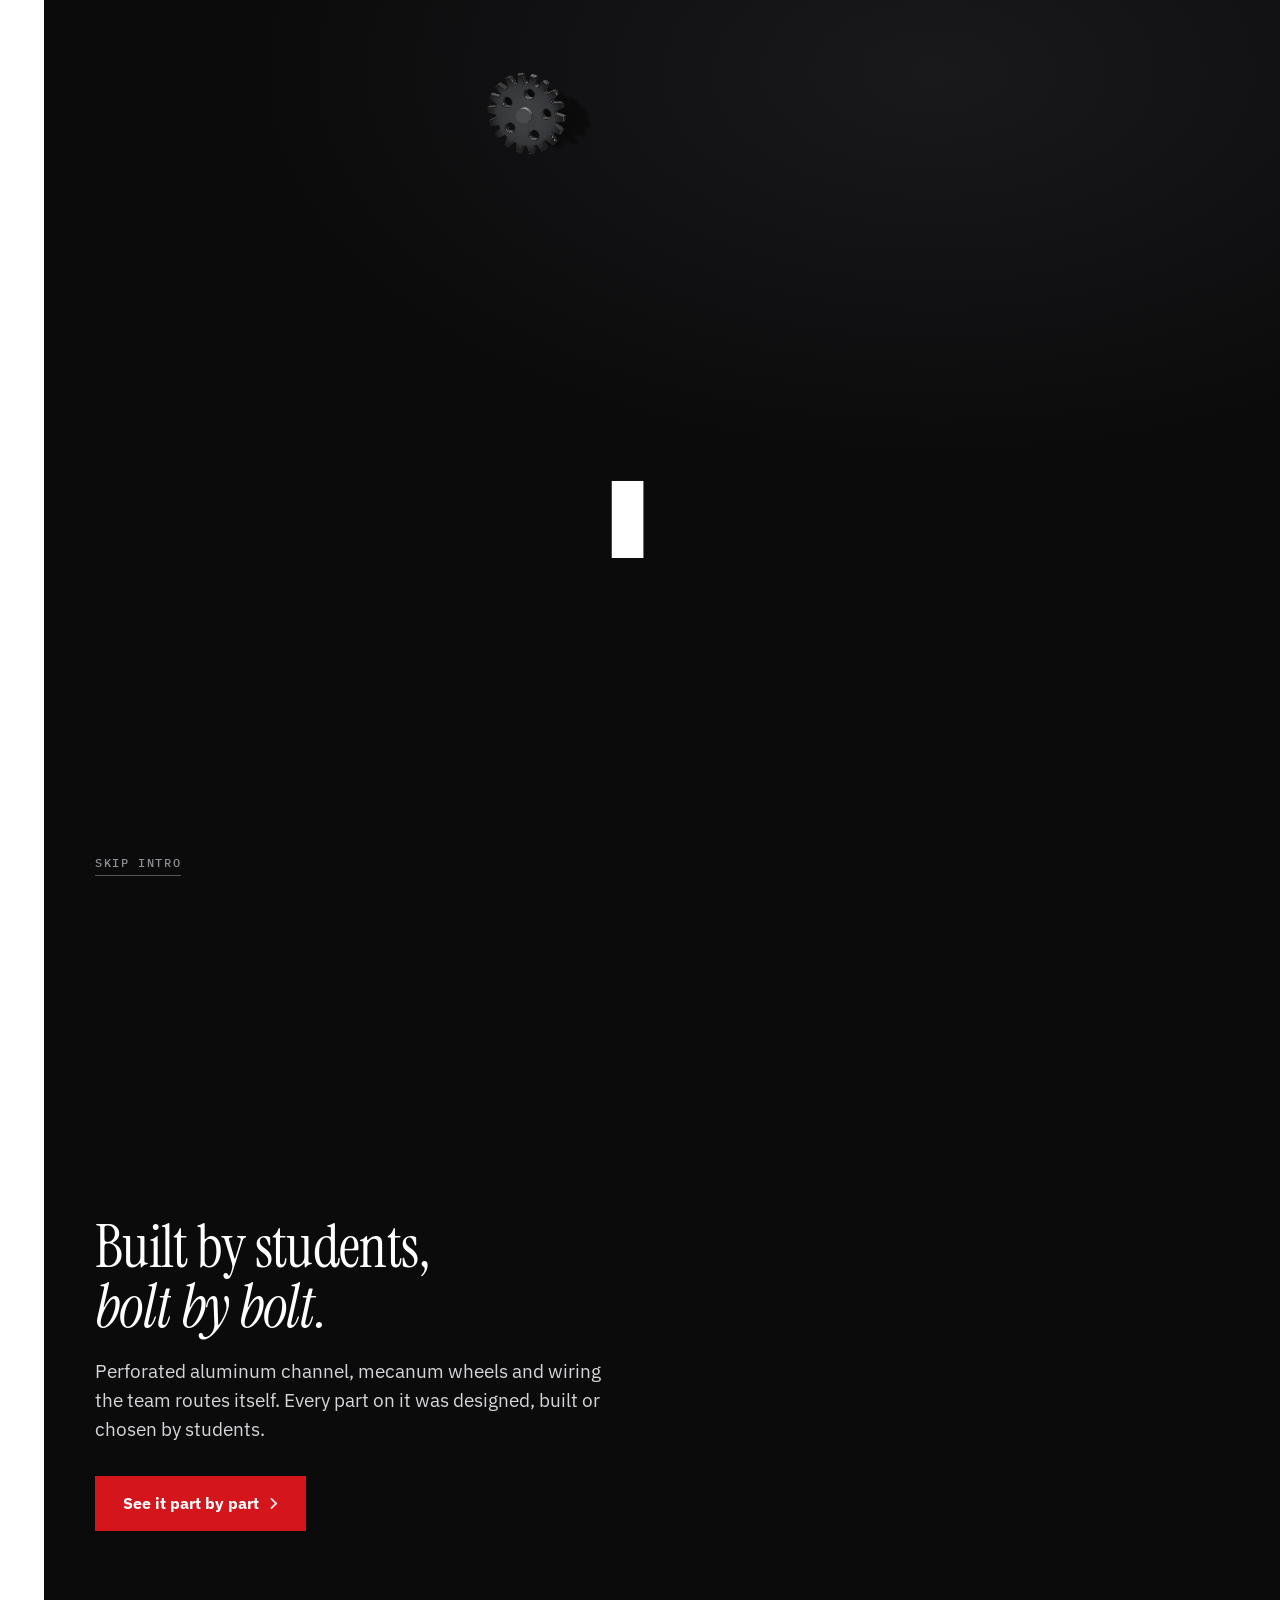
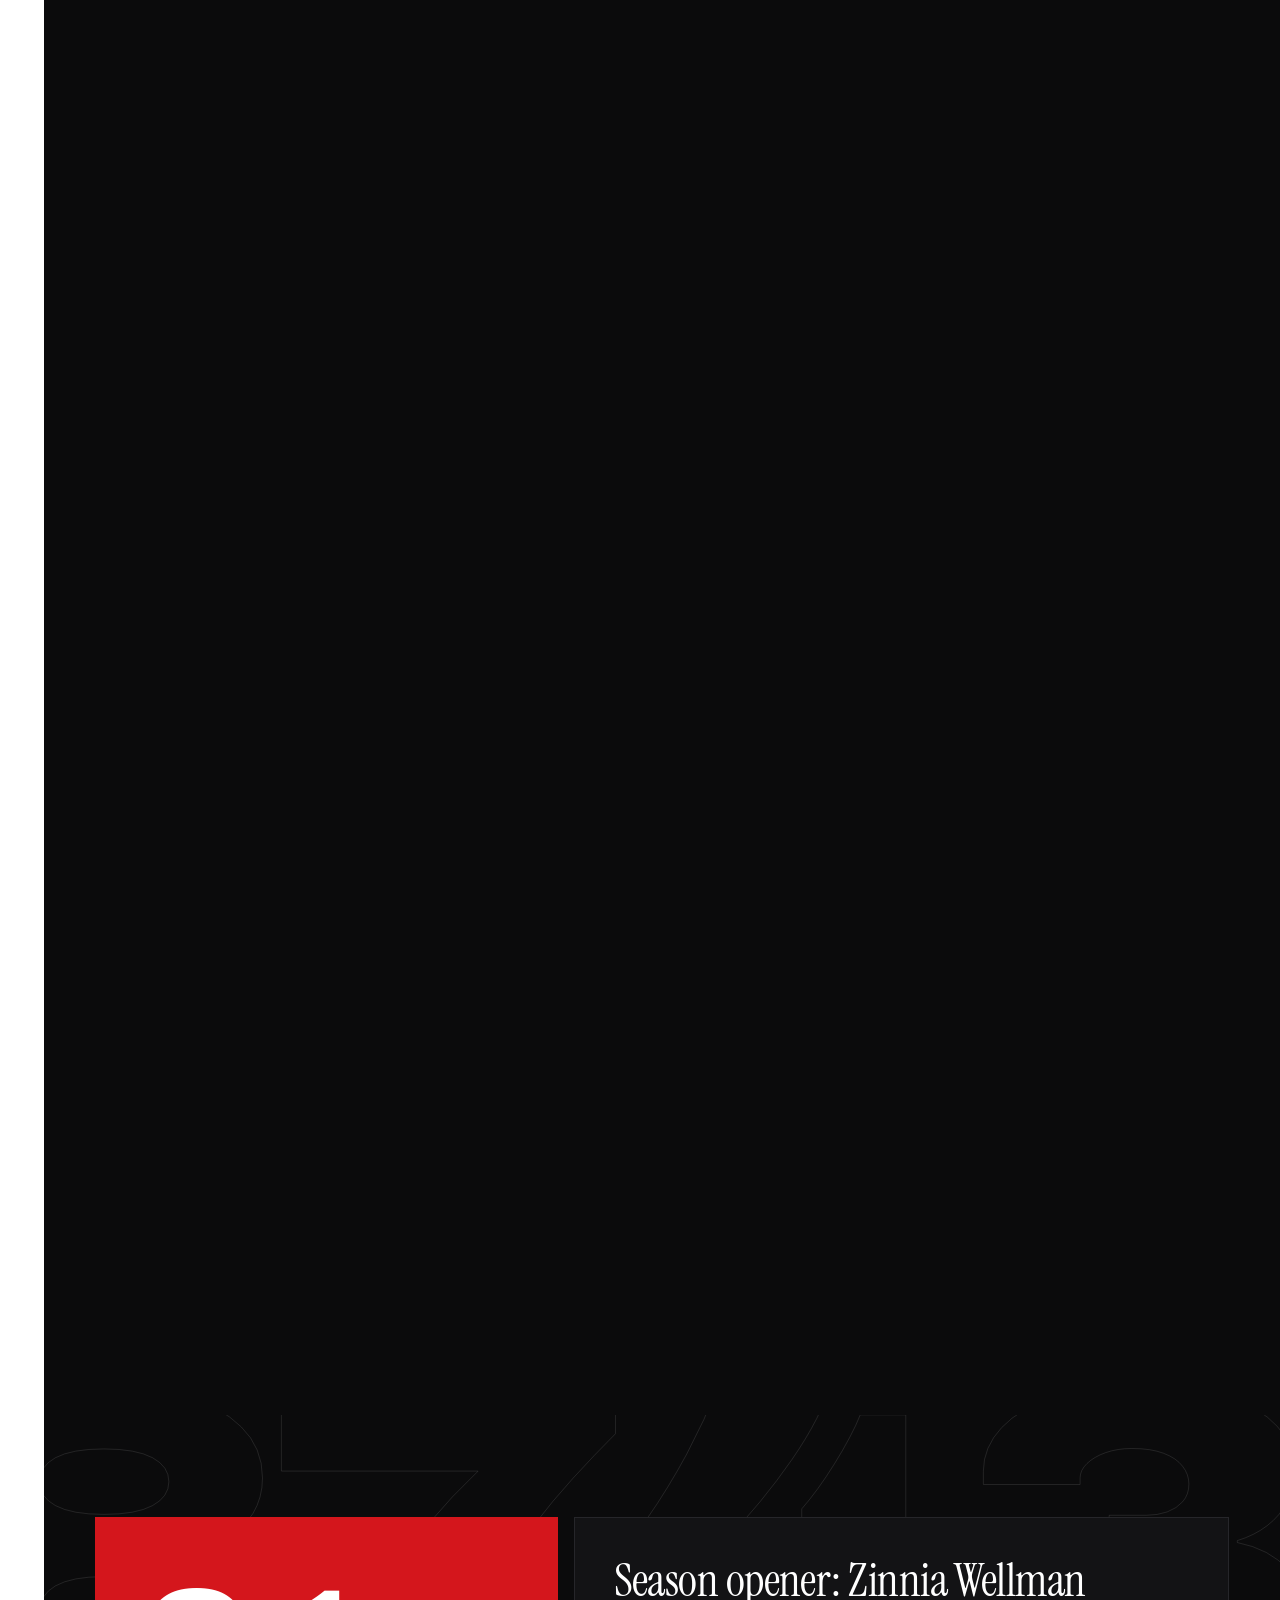
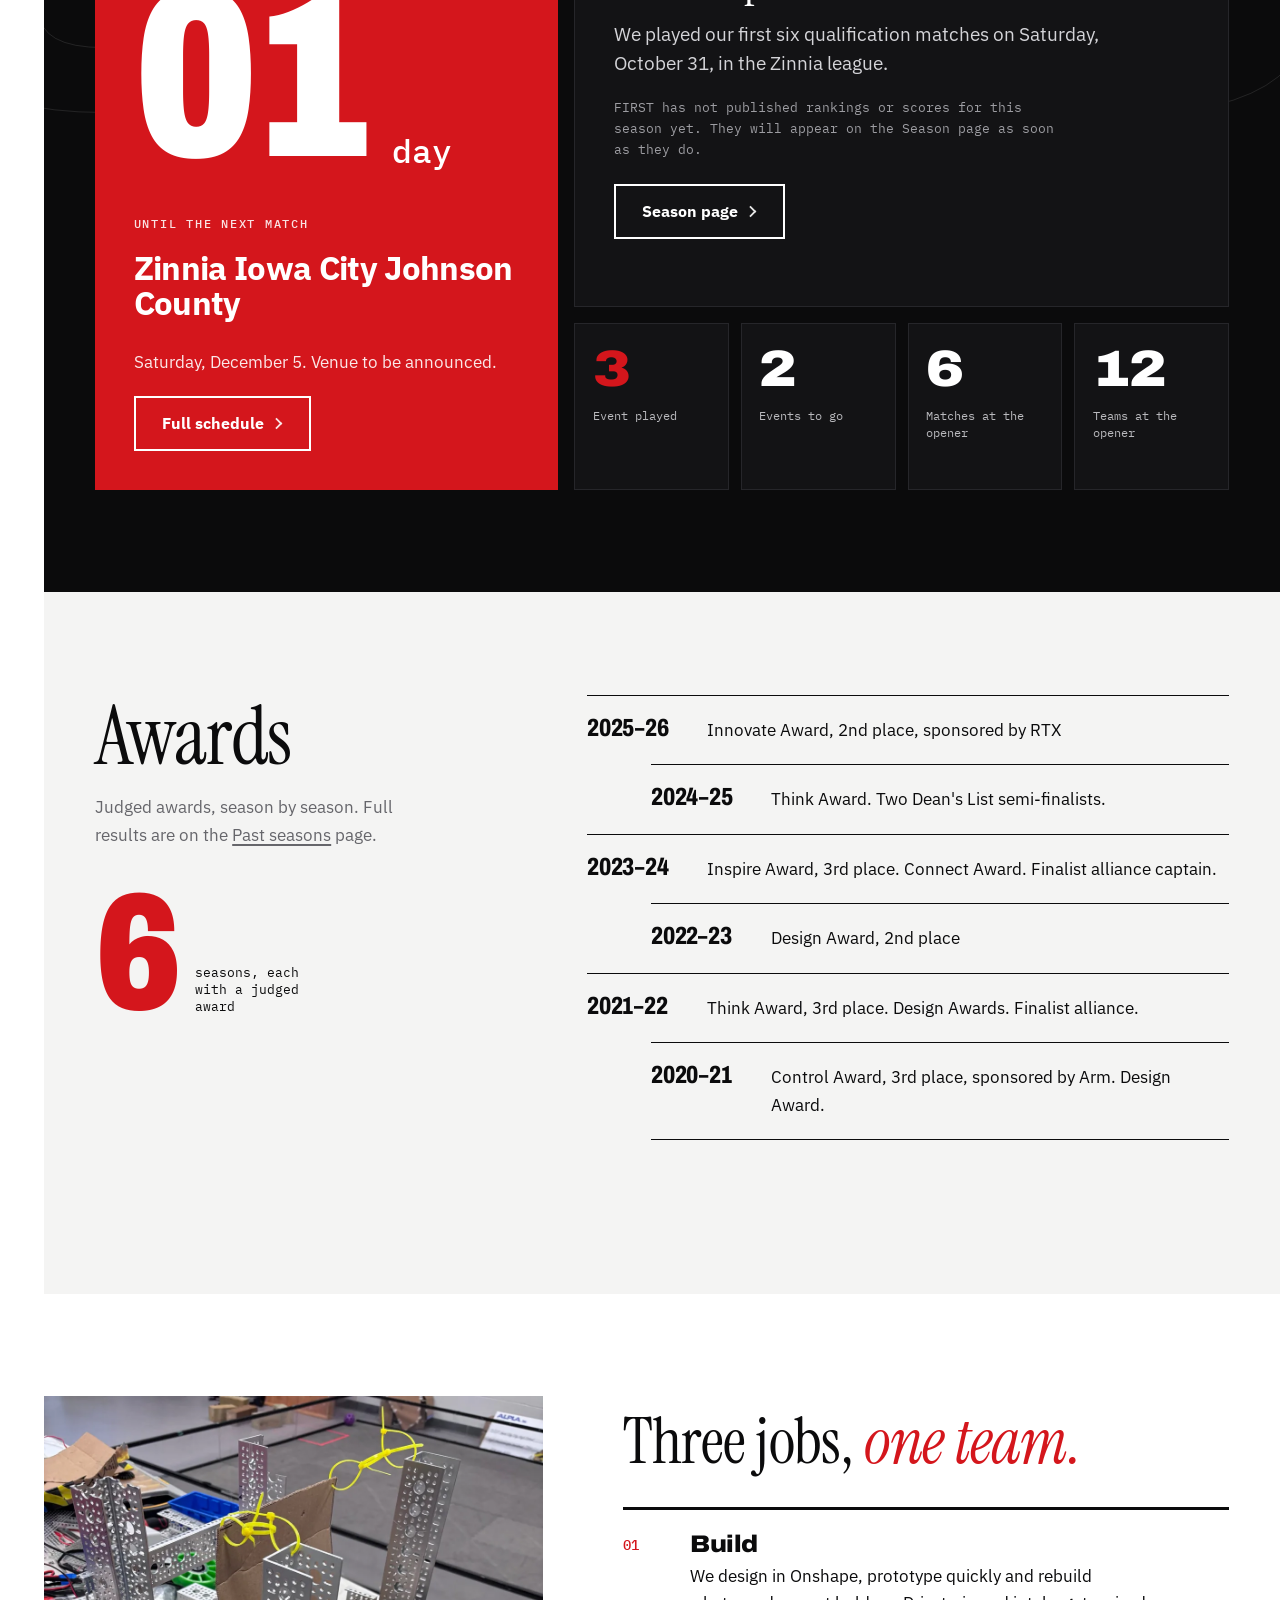
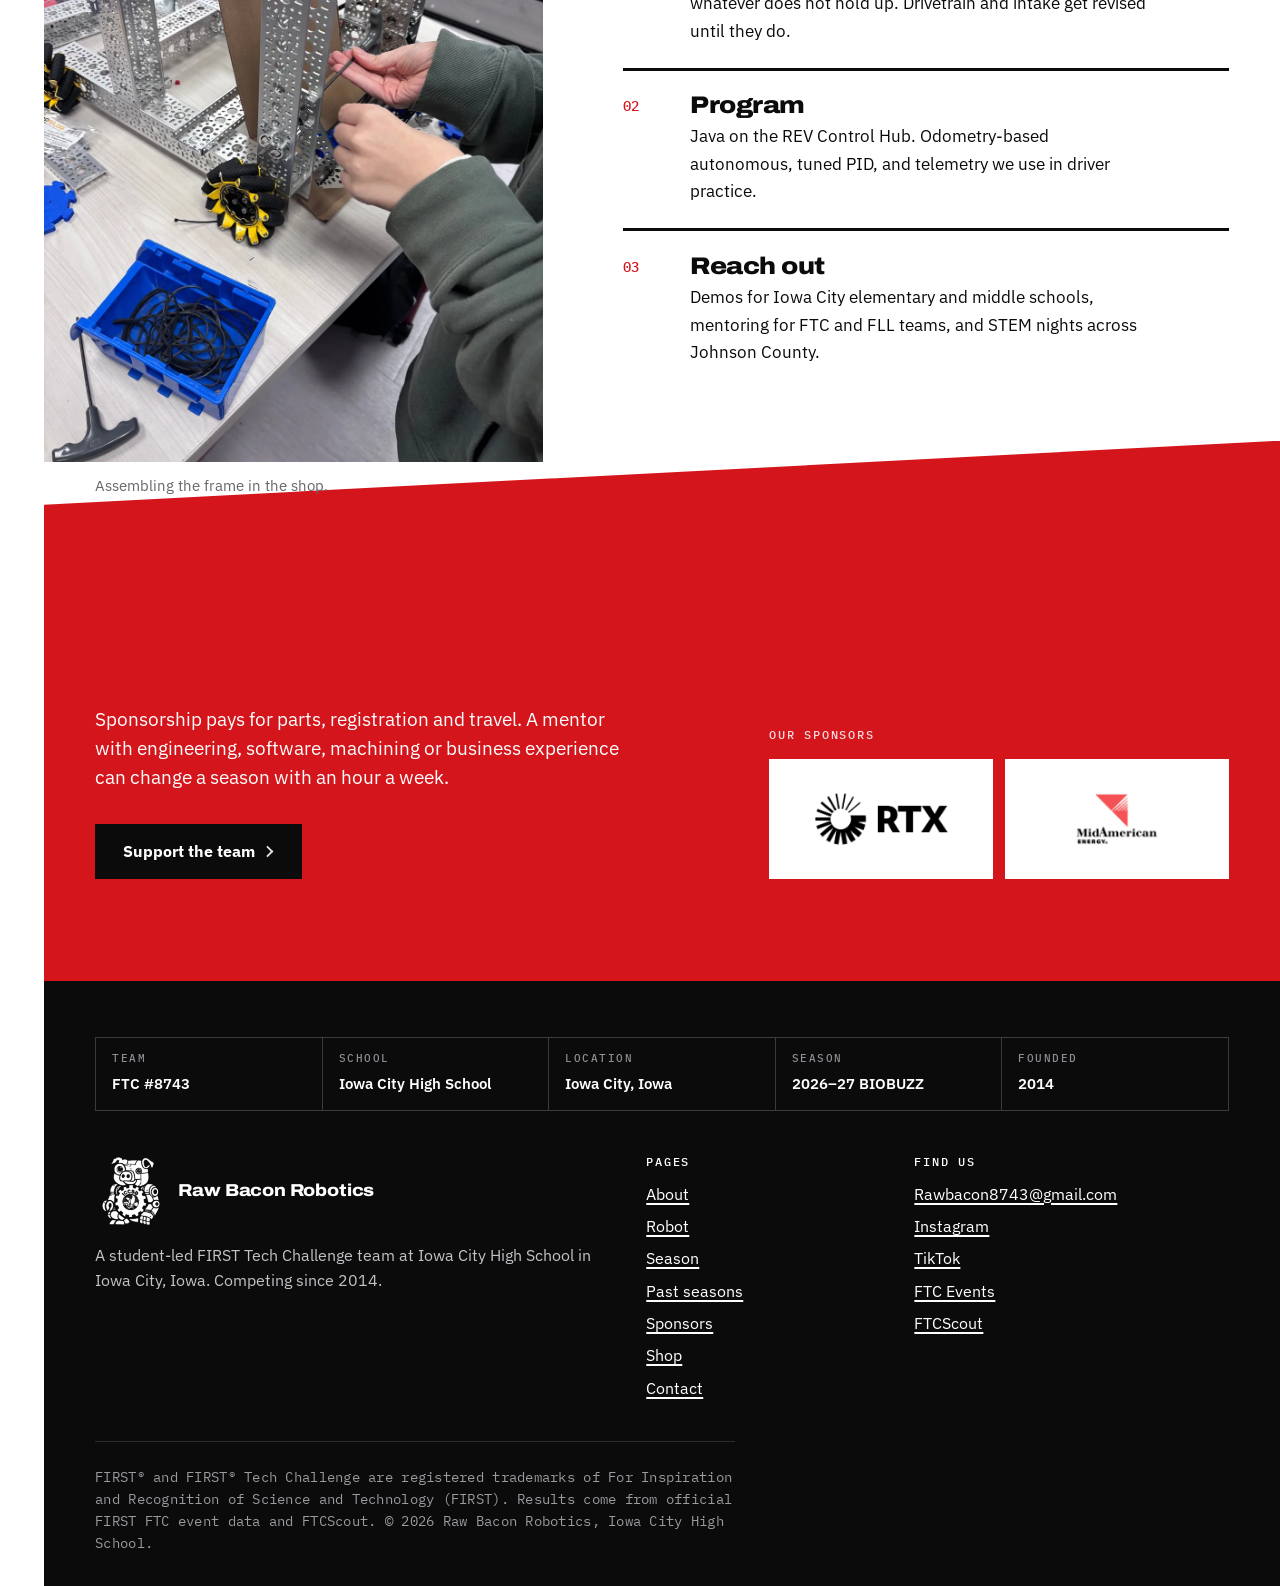
<file: public/index.html>
<!doctype html>
<html lang="en">
<head>
<meta charset="utf-8">
<meta name="viewport" content="width=device-width, initial-scale=1">
<title>Raw Bacon Robotics #8743 | FIRST Tech Challenge, Iowa City</title>
<meta name="description" content="Raw Bacon Robotics, FIRST Tech Challenge team 8743 from Iowa City High School. Student-built robots, the 2026–27 season and how to support the team.">
<meta name="theme-color" content="#0b0b0c">
<meta property="og:type" content="website">
<meta property="og:title" content="Raw Bacon Robotics #8743 | FIRST Tech Challenge, Iowa City">
<meta property="og:description" content="Raw Bacon Robotics, FIRST Tech Challenge team 8743 from Iowa City High School. Student-built robots, the 2026–27 season and how to support the team.">
<meta property="og:image" content="assets/og.jpg">
<meta name="twitter:card" content="summary_large_image">
<link rel="icon" href="favicon.svg" type="image/svg+xml">
<link rel="preload" href="assets/fonts/archivo-var.woff" as="font" type="font/woff" crossorigin>
<link rel="preload" href="assets/fonts/plex-sans-var.woff" as="font" type="font/woff" crossorigin>
<link rel="stylesheet" href="styles.css">
<script>document.documentElement.classList.add("js")</script>
<script>if(!matchMedia("(prefers-reduced-motion: reduce)").matches)document.documentElement.classList.add("intro-on")</script><link rel="modulepreload" href="js/scenes.js"><link rel="modulepreload" href="js/vendor/three.module.js"><link rel="modulepreload" href="js/vendor/three.core.js"><link rel="modulepreload" href="js/vendor/RoomEnvironment.js">
</head>
<body class="home">
<a class="skip" href="#main">Skip to content</a>
<div class="rail" aria-hidden="true"><span class="rail-pin"></span></div>
<header class="site-header">
<div class="wrap bar">
<a class="brand" href="index.html" aria-label="Raw Bacon Robotics, home"><span class="logo" role="img" aria-label="Raw Bacon Robotics logo"></span><span class="brand-name">Raw Bacon Robotics</span></a>
<button class="menu" aria-expanded="false" aria-controls="nav">Menu</button>
<nav class="nav" id="nav" aria-label="Primary"><a href="index.html" aria-current="page">Home</a><a href="about.html">About</a><a href="robot.html">Robot</a><a href="season.html">Season</a><a href="history.html">Past seasons</a><a href="sponsors.html">Sponsors</a><a href="shop.html">Shop</a><a class="btn" href="contact.html">Contact</a></nav>
</div>
</header>
<main id="main">

<section class="hero" aria-labelledby="h1" data-hero>
<div class="hero-bg" aria-hidden="true"></div>
<span class="datum" aria-hidden="true"></span>
<div class="wrap hero-in">
<p class="eyebrow" data-t="read">FIRST Tech Challenge · Team 8743 · Since 2014</p>
<h1 id="h1" class="hero-title" aria-label="Raw Bacon Robotics"><span class="ln" aria-hidden="true"><span class="wd"><span class="ch">R</span><span class="ch">a</span><span class="ch">w</span></span> <span class="wd"><span class="ch">B</span><span class="ch">a</span><span class="ch">c</span><span class="ch">o</span><span class="ch">n</span></span></span><span class="ln" aria-hidden="true"><span class="ch">R</span><span class="ch">o</span><span class="ch">b</span><span class="ch">o</span><span class="ch">t</span><span class="ch ix">ı</span><span class="bl"></span><span class="ch">c</span><span class="ch">s</span></span></h1>
<div class="hero-sub" data-t="wipe"><p class="lead">Students at Iowa City High School who design, build, program and drive their own robots.</p><div class="actions"><a class="btn" href="season.html">This season</a><a class="btn btn-line" href="robot.html">Meet the robot</a></div></div>
</div>
</section>

<section class="robot-pop on-dark" id="robot" data-pop aria-labelledby="rp-h">
<div class="rp-stick">
<div class="wrap rp-grid">
<div class="rp-copy"><h2 id="rp-h" data-t="mask">Built by students, <em>bolt by bolt.</em></h2><p class="lead">Perforated aluminum channel, mecanum wheels and wiring the team routes itself. Every part on it was designed, built or chosen by students.</p><div class="actions"><a class="btn" href="robot.html">See it part by part</a></div></div>
<figure class="rp-fig"><div class="frame"><img src="assets/robot.webp" width="915" height="1237" loading="lazy" alt="Our robot on the pit cart: aluminum channel frame, a drive motor with wiring, the blue 8743 number plate and a yellow mecanum wheel">
<div class="callouts" aria-hidden="true">
<span class="co" style="--x:22;--y:17;--h:46px;--c:0"><i></i><b>Drive motor</b></span>
<span class="co r" style="--x:87;--y:36;--h:40px;--c:1"><i></i><b>Team plate</b></span>
<span class="co d r" style="--x:79;--y:76;--h:34px;--c:2"><i></i><b>Mecanum wheel</b></span>
</div></div></figure>
</div>
</div>
</section>

<section class="sec sec-ink on-dark bento-sec" aria-labelledby="prof-h">
<span class="wm" aria-hidden="true">8743</span>
<div class="wrap bento">
<div class="bt bt-count">
<div class="count"><span class="odo" id="odo" data-events='[{"date": "2026-10-31", "name": "Zinnia Wellman", "label": "Saturday, October 31."}, {"date": "2026-11-14", "name": "Zinnia Iowa City West", "label": "Saturday, November 14. Venue to be announced."}, {"date": "2026-11-21", "name": "Zinnia West Branch", "label": "Saturday, November 21. Venue to be announced."}, {"date": "2026-12-05", "name": "Zinnia Iowa City Johnson County", "label": "Saturday, December 5. Venue to be announced."}, {"date": "2026-12-12", "name": "Zinnia Tiffin", "label": "Saturday, December 12. Venue to be announced."}]'>11</span><span class="unit" id="odo-unit">days</span></div>
<p class="bt-lab">until the next match</p>
<p class="nt" id="next-title">Zinnia Iowa City West</p><p class="ns" id="next-sub">Saturday, November 14. Venue to be announced.</p>
<a class="btn btn-line" href="season.html#next">Full schedule</a>
</div>
<div class="bt bt-open">
<h2 id="prof-h">Season opener: Zinnia Wellman</h2>
<p class="lead">We played our first six qualification matches on Saturday, October 31, in the Zinnia league.</p>
<p class="season-note">FIRST has not published rankings or scores for this season yet. They will appear on the Season page as soon as they do.</p>
<div class="actions"><a class="btn btn-line" href="season.html">Season page</a></div>
</div>
<div class="bt-stats">
<div class="st hot"><b class="num" id="ev-played">1</b><span>Event played</span></div>
<div class="st"><b class="num" id="ev-left">4</b><span>Events to go</span></div>
<div class="st"><b class="num" data-count="6">6</b><span>Matches at the opener</span></div>
<div class="st"><b class="num" data-count="12">12</b><span>Teams at the opener</span></div>
</div>
</div>
</section>

<section class="sec sec-paper awards" aria-labelledby="aw-h">
<div class="wrap aw-grid">
<div class="aw-side">
<h2 id="aw-h">Awards</h2>
<p>Judged awards, season by season. Full results are on the <a href="history.html">Past seasons</a> page.</p>
<p class="aw-n" aria-hidden="true"><b>6</b><span>seasons, each with a judged award</span></p>
</div>
<ol class="aw-list">
<li><b>2025–26</b><span>Innovate Award, 2nd place, sponsored by RTX</span></li>
<li><b>2024–25</b><span>Think Award. Two Dean's List semi-finalists.</span></li>
<li><b>2023–24</b><span>Inspire Award, 3rd place. Connect Award. Finalist alliance captain.</span></li>
<li><b>2022–23</b><span>Design Award, 2nd place</span></li>
<li><b>2021–22</b><span>Think Award, 3rd place. Design Awards. Finalist alliance.</span></li>
<li><b>2020–21</b><span>Control Award, 3rd place, sponsored by Arm. Design Award.</span></li>
</ol>
</div>
</section>

<section class="sec work" aria-labelledby="do-h">
<div class="wrap work-grid">
<figure class="photo work-photo" data-r="rise" style="--d:0ms"><img src="assets/team-build.webp" width="1100" height="1467" alt="A student tightening hardware with a hex key on the robot frame, next to a mecanum wheel and a bin of wire" loading="lazy"><figcaption>Assembling the frame in the shop.</figcaption></figure>
<div class="work-copy">
<h2 id="do-h">Three jobs, <em>one team.</em></h2>
<ol class="jobs">
<li><span class="idx">01</span><div><h3>Build</h3><p>We design in Onshape, prototype quickly and rebuild whatever does not hold up. Drivetrain and intake get revised until they do.</p></div></li>
<li><span class="idx">02</span><div><h3>Program</h3><p>Java on the REV Control Hub. Odometry-based autonomous, tuned PID, and telemetry we use in driver practice.</p></div></li>
<li><span class="idx">03</span><div><h3>Reach out</h3><p>Demos for Iowa City elementary and middle schools, mentoring for FTC and FLL teams, and STEM nights across Johnson County.</p></div></li>
</ol>
</div>
</div>
</section>

<section class="sec sec-red slant" aria-labelledby="sp-h">
<div class="wrap sponsor-big">
<div><h2 id="sp-h" data-t="wipe">Built with <em>help.</em></h2><p class="lead" style="margin-top:1.25rem">Sponsorship pays for parts, registration and travel. A mentor with engineering, software, machining or business experience can change a season with an hour a week.</p><div class="actions"><a class="btn" href="sponsors.html">Support the team</a></div></div>
<div><p class="kicker-s">Our sponsors</p><ul class="sponsor-logos"><li><img src="assets/sponsor-rtx.png" width="169" height="70" alt="RTX" loading="lazy"></li><li><img src="assets/sponsor-midamerican.png" width="92" height="60" alt="MidAmerican Energy" loading="lazy"></li></ul></div>
</div>
</section>

</main>
<footer class="site-footer">
<div class="wrap">
<dl class="tb" aria-label="Team details">
<div><dt>Team</dt><dd>FTC #8743</dd></div>
<div><dt>School</dt><dd>Iowa City High School</dd></div>
<div><dt>Location</dt><dd>Iowa City, Iowa</dd></div>
<div><dt>Season</dt><dd>2026–27 BIOBUZZ</dd></div>
<div><dt>Founded</dt><dd>2014</dd></div>
</dl>
<div class="foot-grid">
<div><a class="brand" href="index.html"><span class="logo" role="img" aria-label="Raw Bacon Robotics logo"></span><span class="brand-name">Raw Bacon Robotics</span></a>
<p>A student-led FIRST Tech Challenge team at Iowa City High School in Iowa City, Iowa. Competing since 2014.</p></div>
<div><h2>Pages</h2><ul><li><a href="about.html">About</a></li><li><a href="robot.html">Robot</a></li><li><a href="season.html">Season</a></li><li><a href="history.html">Past seasons</a></li><li><a href="sponsors.html">Sponsors</a></li><li><a href="shop.html">Shop</a></li><li><a href="contact.html">Contact</a></li></ul></div>
<div><h2>Find us</h2><ul><li><a href="mailto:Rawbacon8743@gmail.com">Rawbacon8743@gmail.com</a></li><li><a href="https://www.instagram.com/rawbacon8743">Instagram</a></li><li><a href="https://www.tiktok.com/@raw.bacon.robotic">TikTok</a></li><li><a href="https://ftc-events.firstinspires.org/team/8743">FTC Events</a></li><li><a href="https://ftcscout.org/teams/8743">FTCScout</a></li></ul></div>
</div>
<p class="legal">FIRST® and FIRST® Tech Challenge are registered trademarks of For Inspiration and Recognition of Science and Technology (FIRST). Results come from official FIRST FTC event data and FTCScout. © 2026 Raw Bacon Robotics, Iowa City High School.</p>
</div>
</footer>
<script src="js/site.js" defer></script>
</body>
</html>
</file>
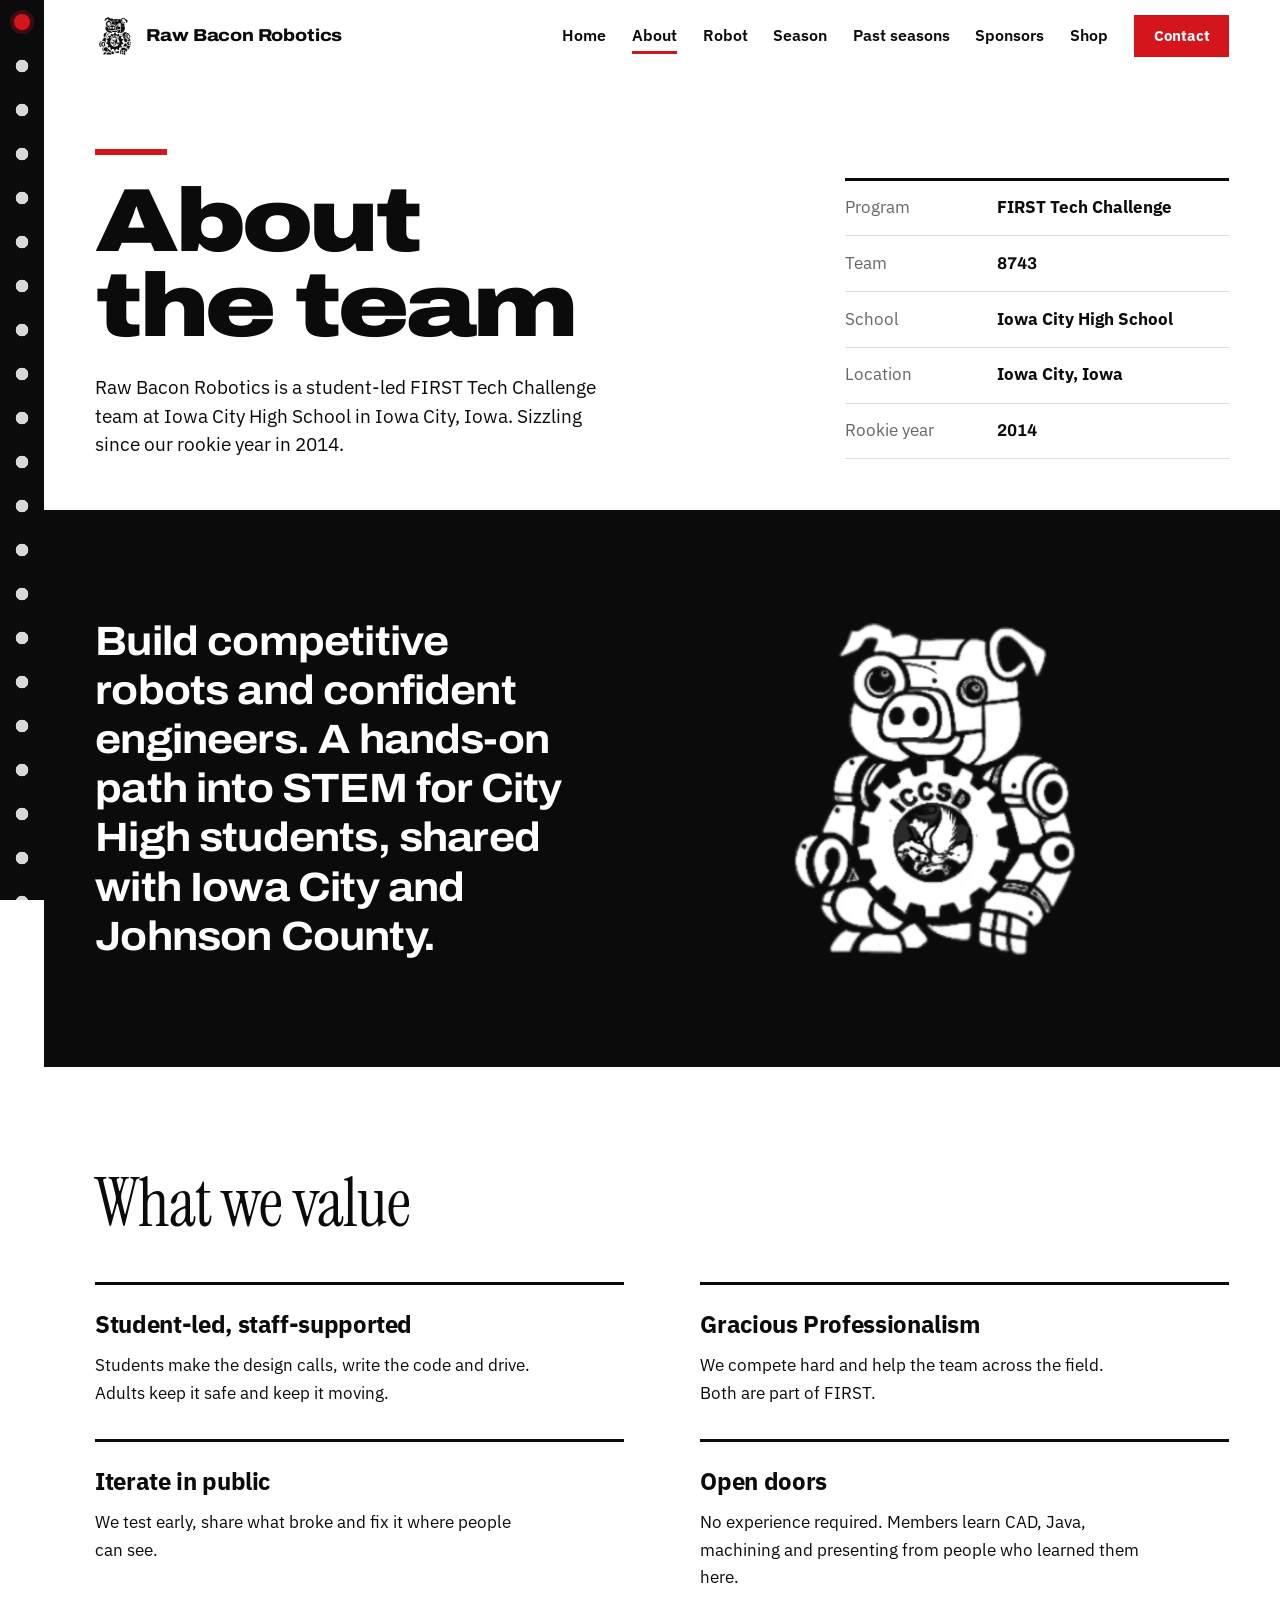
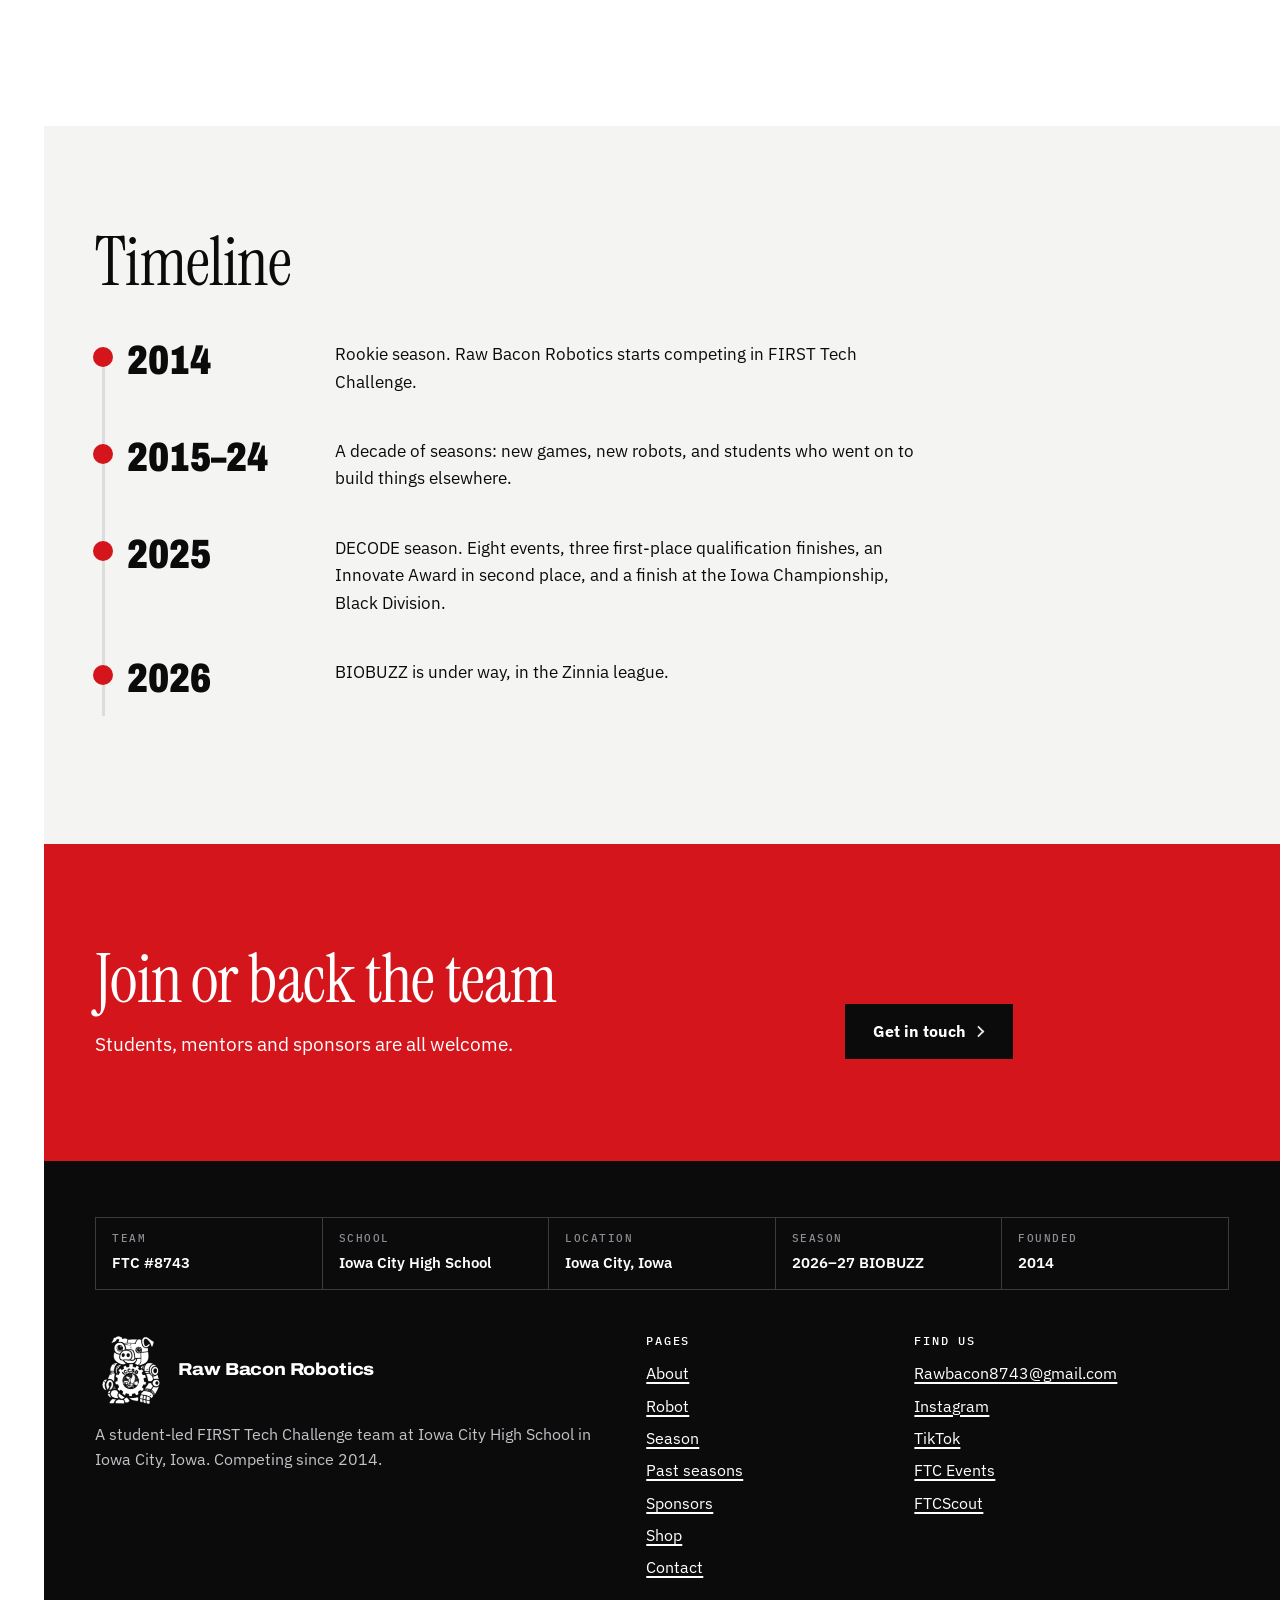
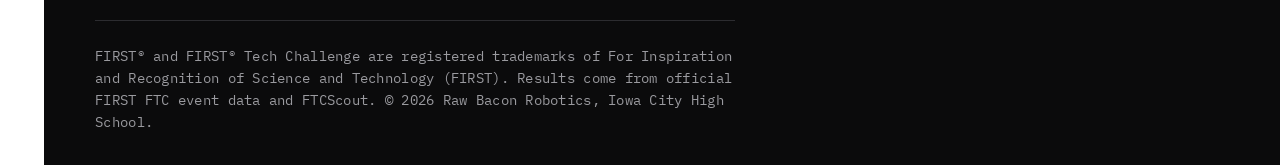
<file: public/about.html>
<!doctype html>
<html lang="en">
<head>
<meta charset="utf-8">
<meta name="viewport" content="width=device-width, initial-scale=1">
<title>About the team | Raw Bacon Robotics #8743</title>
<meta name="description" content="Raw Bacon Robotics is a student-led FIRST Tech Challenge team at Iowa City High School. Mission, values and history since 2014.">
<meta name="theme-color" content="#0b0b0c">
<meta property="og:type" content="website">
<meta property="og:title" content="About the team | Raw Bacon Robotics #8743">
<meta property="og:description" content="Raw Bacon Robotics is a student-led FIRST Tech Challenge team at Iowa City High School. Mission, values and history since 2014.">
<meta property="og:image" content="assets/og.jpg">
<meta name="twitter:card" content="summary_large_image">
<link rel="icon" href="favicon.svg" type="image/svg+xml">
<link rel="preload" href="assets/fonts/archivo-var.woff" as="font" type="font/woff" crossorigin>
<link rel="preload" href="assets/fonts/plex-sans-var.woff" as="font" type="font/woff" crossorigin>
<link rel="stylesheet" href="styles.css">
<script>document.documentElement.classList.add("js")</script>

</head>
<body>
<a class="skip" href="#main">Skip to content</a>
<div class="rail" aria-hidden="true"><span class="rail-pin"></span></div>
<header class="site-header">
<div class="wrap bar">
<a class="brand" href="index.html" aria-label="Raw Bacon Robotics, home"><span class="logo" role="img" aria-label="Raw Bacon Robotics logo"></span><span class="brand-name">Raw Bacon Robotics</span></a>
<button class="menu" aria-expanded="false" aria-controls="nav">Menu</button>
<nav class="nav" id="nav" aria-label="Primary"><a href="index.html">Home</a><a href="about.html" aria-current="page">About</a><a href="robot.html">Robot</a><a href="season.html">Season</a><a href="history.html">Past seasons</a><a href="sponsors.html">Sponsors</a><a href="shop.html">Shop</a><a class="btn" href="contact.html">Contact</a></nav>
</div>
</header>
<main id="main">
<section class="page-head"><div class="wrap split"><div><span class="rule"></span><h1>About the team</h1><p class="lead">Raw Bacon Robotics is a student-led FIRST Tech Challenge team at Iowa City High School in Iowa City, Iowa. Sizzling since our rookie year in 2014.</p></div><div><dl class="facts"><div><dt>Program</dt><dd>FIRST Tech Challenge</dd></div><div><dt>Team</dt><dd class="num">8743</dd></div><div><dt>School</dt><dd>Iowa City High School</dd></div><div><dt>Location</dt><dd>Iowa City, Iowa</dd></div><div><dt>Rookie year</dt><dd class="num">2014</dd></div></dl></div></div></section>
<section class="sec sec-ink on-dark" aria-labelledby="m"><div class="wrap band"><div><h2 id="m" class="sr">Mission</h2><p class="statement">Build competitive robots and confident engineers. A hands-on path into STEM for City High students, shared with Iowa City and Johnson County.</p></div><div class="logo logo-xl" role="img" aria-label="Raw Bacon Robotics logo: a robot pig holding a gear"></div></div></section>

<section class="sec" aria-labelledby="v"><div class="wrap"><div class="sec-head"><h2 id="v">What we value</h2></div>
<dl class="values">
<div><dt>Student-led, staff-supported</dt><dd>Students make the design calls, write the code and drive. Adults keep it safe and keep it moving.</dd></div>
<div><dt>Gracious Professionalism</dt><dd>We compete hard and help the team across the field. Both are part of FIRST.</dd></div>
<div><dt>Iterate in public</dt><dd>We test early, share what broke and fix it where people can see.</dd></div>
<div><dt>Open doors</dt><dd>No experience required. Members learn CAD, Java, machining and presenting from people who learned them here.</dd></div>
</dl></div></section>

<section class="sec sec-paper" aria-labelledby="t"><div class="wrap"><div class="sec-head"><h2 id="t">Timeline</h2></div><ol class="timeline"><li><span class="year num">2014</span><p>Rookie season. Raw Bacon Robotics starts competing in FIRST Tech Challenge.</p></li><li><span class="year num">2015–24</span><p>A decade of seasons: new games, new robots, and students who went on to build things elsewhere.</p></li><li><span class="year num">2025</span><p>DECODE season. Eight events, three first-place qualification finishes, an Innovate Award in second place, and a finish at the Iowa Championship, Black Division.</p></li><li><span class="year num">2026</span><p>BIOBUZZ is under way, in the Zinnia league.</p></li></ol></div></section>

<section class="sec sec-red"><div class="wrap split"><div><h2>Join or back the team</h2><p class="lead" style="margin-top:1rem">Students, mentors and sponsors are all welcome.</p></div><div><a class="btn" href="contact.html">Get in touch</a></div></div></section>

</main>
<footer class="site-footer">
<div class="wrap">
<dl class="tb" aria-label="Team details">
<div><dt>Team</dt><dd>FTC #8743</dd></div>
<div><dt>School</dt><dd>Iowa City High School</dd></div>
<div><dt>Location</dt><dd>Iowa City, Iowa</dd></div>
<div><dt>Season</dt><dd>2026–27 BIOBUZZ</dd></div>
<div><dt>Founded</dt><dd>2014</dd></div>
</dl>
<div class="foot-grid">
<div><a class="brand" href="index.html"><span class="logo" role="img" aria-label="Raw Bacon Robotics logo"></span><span class="brand-name">Raw Bacon Robotics</span></a>
<p>A student-led FIRST Tech Challenge team at Iowa City High School in Iowa City, Iowa. Competing since 2014.</p></div>
<div><h2>Pages</h2><ul><li><a href="about.html">About</a></li><li><a href="robot.html">Robot</a></li><li><a href="season.html">Season</a></li><li><a href="history.html">Past seasons</a></li><li><a href="sponsors.html">Sponsors</a></li><li><a href="shop.html">Shop</a></li><li><a href="contact.html">Contact</a></li></ul></div>
<div><h2>Find us</h2><ul><li><a href="mailto:Rawbacon8743@gmail.com">Rawbacon8743@gmail.com</a></li><li><a href="https://www.instagram.com/rawbacon8743">Instagram</a></li><li><a href="https://www.tiktok.com/@raw.bacon.robotic">TikTok</a></li><li><a href="https://ftc-events.firstinspires.org/team/8743">FTC Events</a></li><li><a href="https://ftcscout.org/teams/8743">FTCScout</a></li></ul></div>
</div>
<p class="legal">FIRST® and FIRST® Tech Challenge are registered trademarks of For Inspiration and Recognition of Science and Technology (FIRST). Results come from official FIRST FTC event data and FTCScout. © 2026 Raw Bacon Robotics, Iowa City High School.</p>
</div>
</footer>
<script src="js/site.js" defer></script>
</body>
</html>
</file>
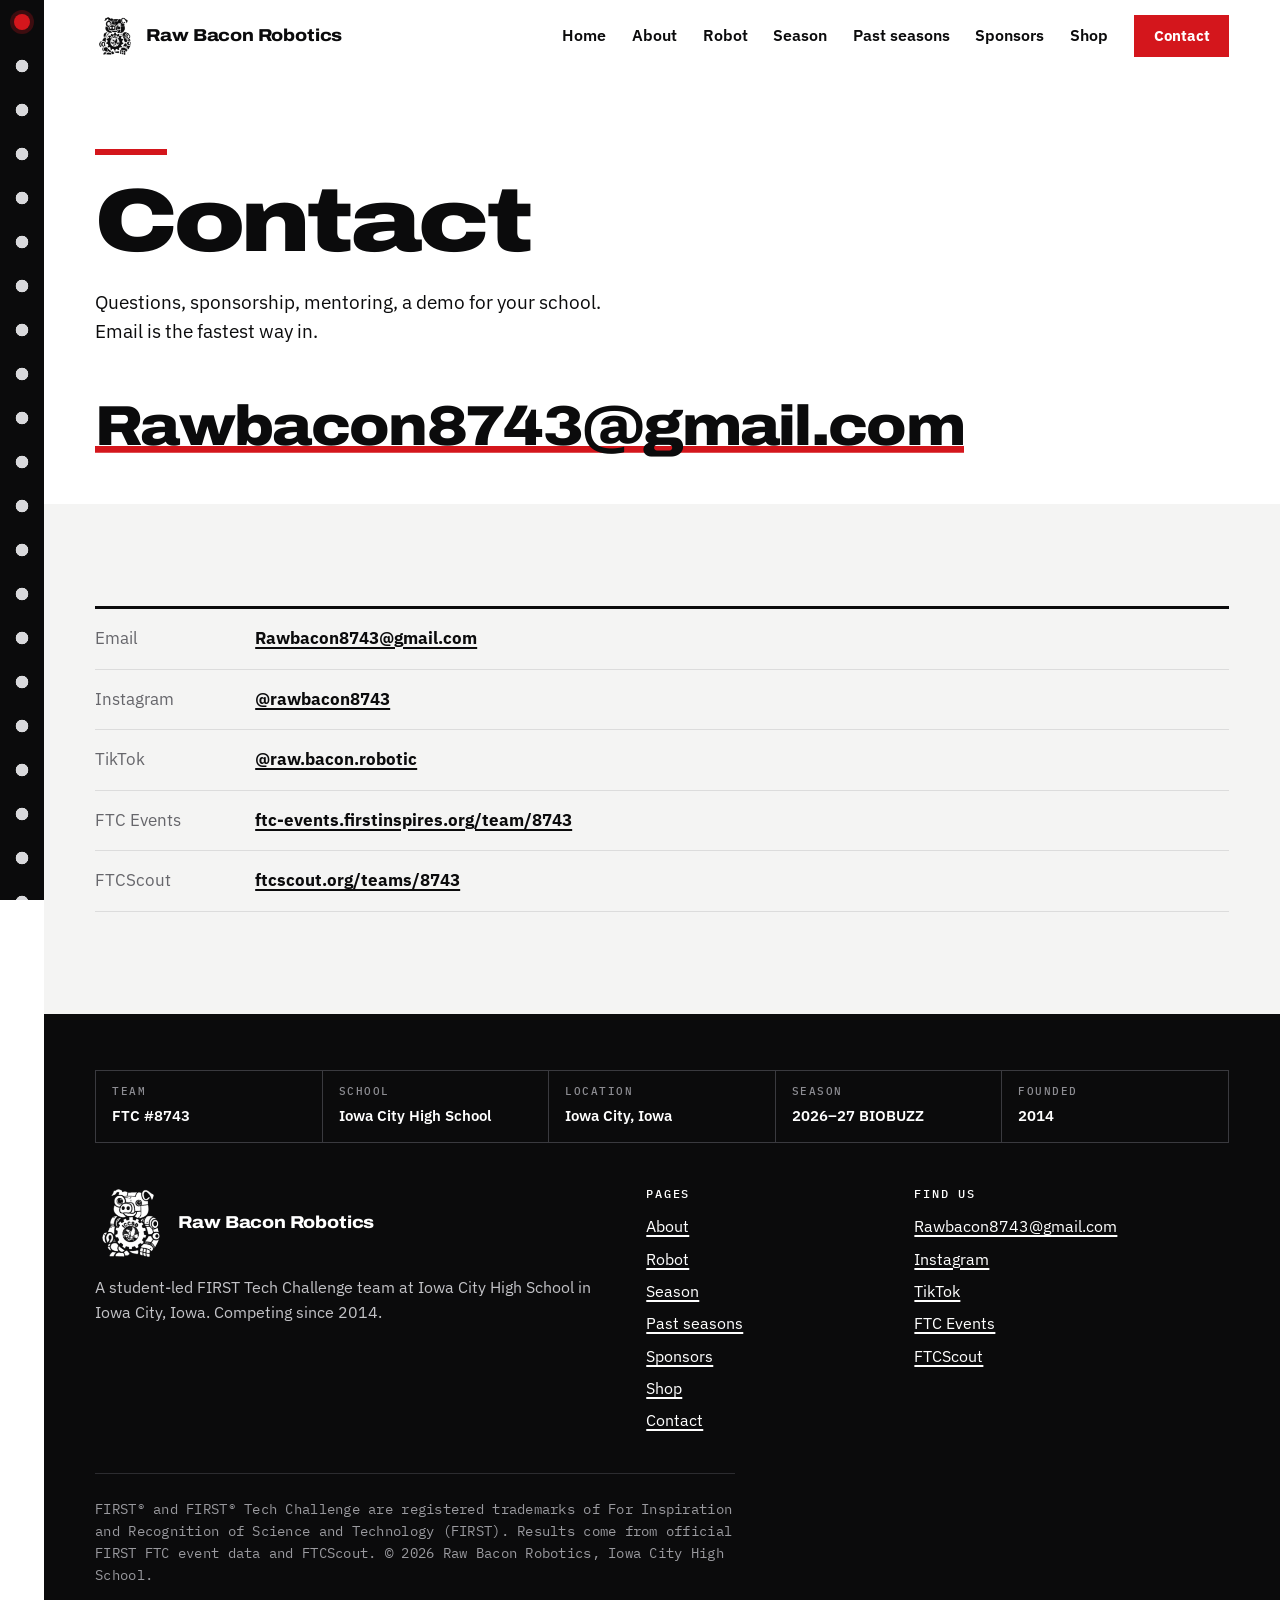
<file: public/contact.html>
<!doctype html>
<html lang="en">
<head>
<meta charset="utf-8">
<meta name="viewport" content="width=device-width, initial-scale=1">
<title>Contact | Raw Bacon Robotics #8743</title>
<meta name="description" content="Contact Raw Bacon Robotics #8743 about sponsorship, mentoring, school demos or joining the team.">
<meta name="theme-color" content="#0b0b0c">
<meta property="og:type" content="website">
<meta property="og:title" content="Contact | Raw Bacon Robotics #8743">
<meta property="og:description" content="Contact Raw Bacon Robotics #8743 about sponsorship, mentoring, school demos or joining the team.">
<meta property="og:image" content="assets/og.jpg">
<meta name="twitter:card" content="summary_large_image">
<link rel="icon" href="favicon.svg" type="image/svg+xml">
<link rel="preload" href="assets/fonts/archivo-var.woff" as="font" type="font/woff" crossorigin>
<link rel="preload" href="assets/fonts/plex-sans-var.woff" as="font" type="font/woff" crossorigin>
<link rel="stylesheet" href="styles.css">
<script>document.documentElement.classList.add("js")</script>

</head>
<body>
<a class="skip" href="#main">Skip to content</a>
<div class="rail" aria-hidden="true"><span class="rail-pin"></span></div>
<header class="site-header">
<div class="wrap bar">
<a class="brand" href="index.html" aria-label="Raw Bacon Robotics, home"><span class="logo" role="img" aria-label="Raw Bacon Robotics logo"></span><span class="brand-name">Raw Bacon Robotics</span></a>
<button class="menu" aria-expanded="false" aria-controls="nav">Menu</button>
<nav class="nav" id="nav" aria-label="Primary"><a href="index.html">Home</a><a href="about.html">About</a><a href="robot.html">Robot</a><a href="season.html">Season</a><a href="history.html">Past seasons</a><a href="sponsors.html">Sponsors</a><a href="shop.html">Shop</a><a class="btn" href="contact.html" aria-current="page">Contact</a></nav>
</div>
</header>
<main id="main">
<section class="page-head"><div class="wrap"><span class="rule"></span><h1>Contact</h1><p class="lead">Questions, sponsorship, mentoring, a demo for your school. Email is the fastest way in.</p></div></section>
<section class="wrap" style="padding-bottom:3rem"><p style="max-width:none"><a class="big-email" href="mailto:Rawbacon8743@gmail.com">Rawbacon8743@gmail.com</a></p></section>
<section class="sec sec-paper"><div class="wrap">
<ul class="links">
<li><span class="k">Email</span><a href="mailto:Rawbacon8743@gmail.com">Rawbacon8743@gmail.com</a></li>
<li><span class="k">Instagram</span><a href="https://www.instagram.com/rawbacon8743">@rawbacon8743</a></li>
<li><span class="k">TikTok</span><a href="https://www.tiktok.com/@raw.bacon.robotic">@raw.bacon.robotic</a></li>
<li><span class="k">FTC Events</span><a href="https://ftc-events.firstinspires.org/team/8743">ftc-events.firstinspires.org/team/8743</a></li>
<li><span class="k">FTCScout</span><a href="https://ftcscout.org/teams/8743">ftcscout.org/teams/8743</a></li>
</ul></div></section>

</main>
<footer class="site-footer">
<div class="wrap">
<dl class="tb" aria-label="Team details">
<div><dt>Team</dt><dd>FTC #8743</dd></div>
<div><dt>School</dt><dd>Iowa City High School</dd></div>
<div><dt>Location</dt><dd>Iowa City, Iowa</dd></div>
<div><dt>Season</dt><dd>2026–27 BIOBUZZ</dd></div>
<div><dt>Founded</dt><dd>2014</dd></div>
</dl>
<div class="foot-grid">
<div><a class="brand" href="index.html"><span class="logo" role="img" aria-label="Raw Bacon Robotics logo"></span><span class="brand-name">Raw Bacon Robotics</span></a>
<p>A student-led FIRST Tech Challenge team at Iowa City High School in Iowa City, Iowa. Competing since 2014.</p></div>
<div><h2>Pages</h2><ul><li><a href="about.html">About</a></li><li><a href="robot.html">Robot</a></li><li><a href="season.html">Season</a></li><li><a href="history.html">Past seasons</a></li><li><a href="sponsors.html">Sponsors</a></li><li><a href="shop.html">Shop</a></li><li><a href="contact.html">Contact</a></li></ul></div>
<div><h2>Find us</h2><ul><li><a href="mailto:Rawbacon8743@gmail.com">Rawbacon8743@gmail.com</a></li><li><a href="https://www.instagram.com/rawbacon8743">Instagram</a></li><li><a href="https://www.tiktok.com/@raw.bacon.robotic">TikTok</a></li><li><a href="https://ftc-events.firstinspires.org/team/8743">FTC Events</a></li><li><a href="https://ftcscout.org/teams/8743">FTCScout</a></li></ul></div>
</div>
<p class="legal">FIRST® and FIRST® Tech Challenge are registered trademarks of For Inspiration and Recognition of Science and Technology (FIRST). Results come from official FIRST FTC event data and FTCScout. © 2026 Raw Bacon Robotics, Iowa City High School.</p>
</div>
</footer>
<script src="js/site.js" defer></script>
</body>
</html>
</file>
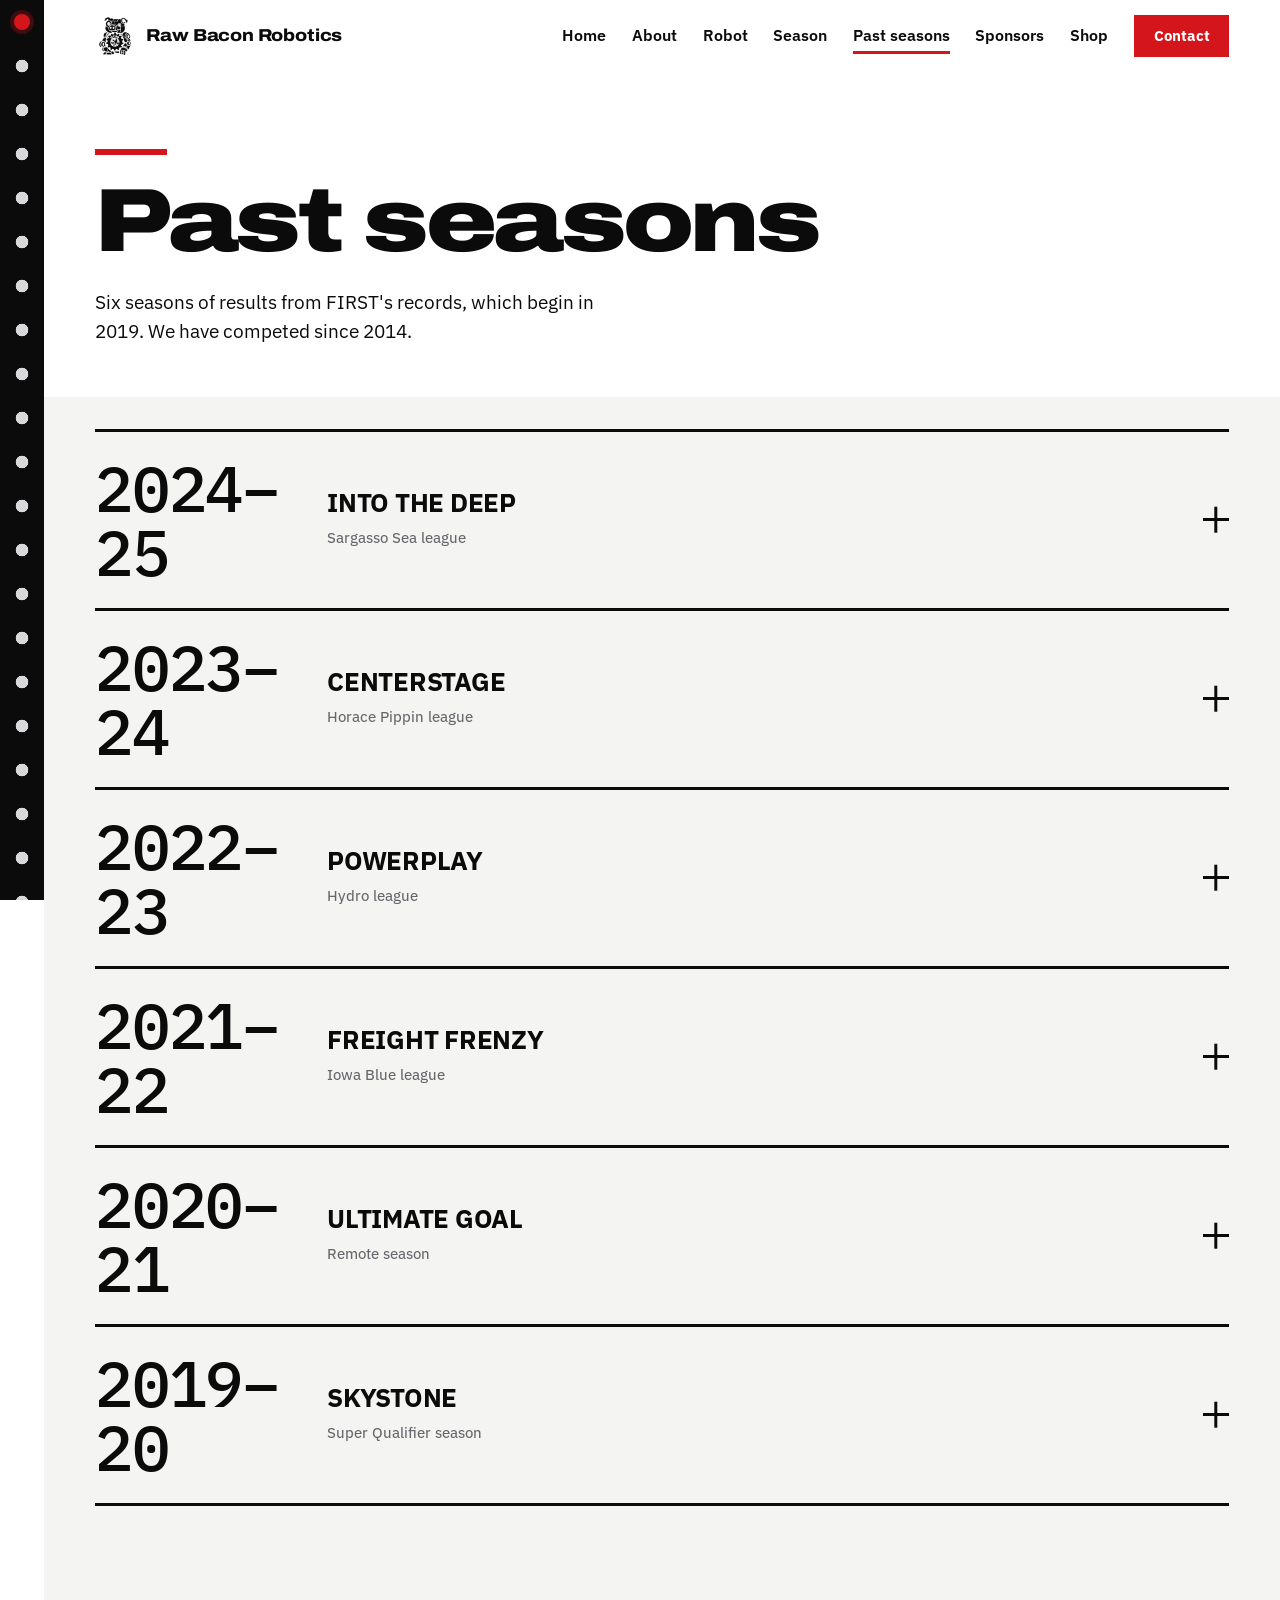
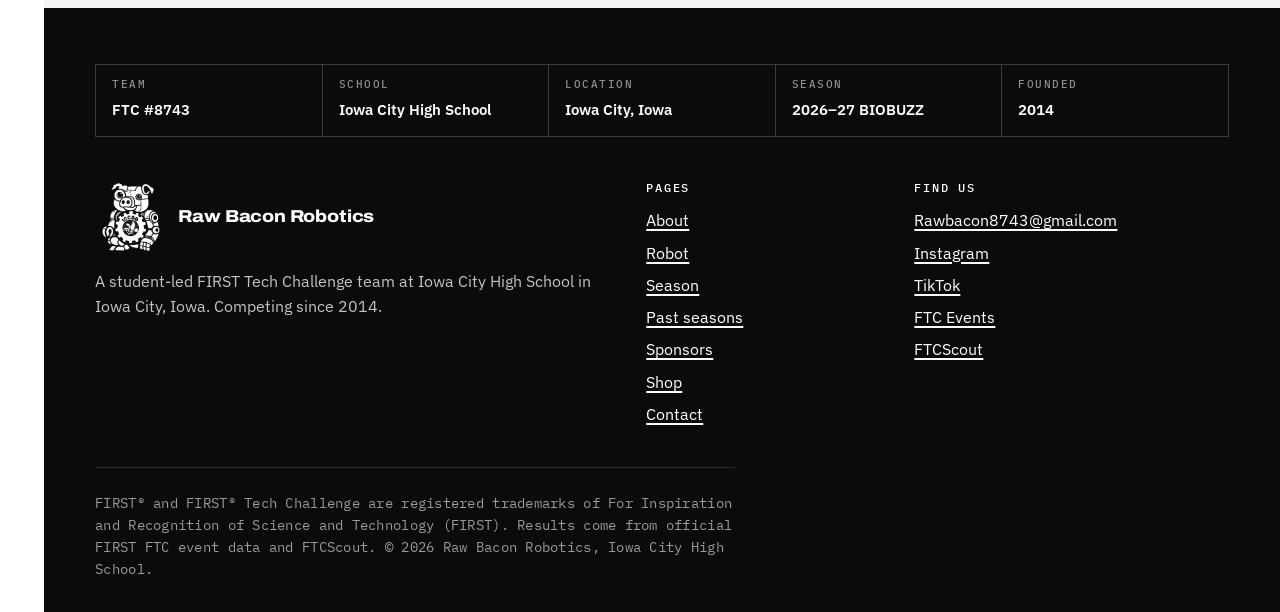
<file: public/history.html>
<!doctype html>
<html lang="en">
<head>
<meta charset="utf-8">
<meta name="viewport" content="width=device-width, initial-scale=1">
<title>Past seasons | Raw Bacon Robotics #8743</title>
<meta name="description" content="Raw Bacon Robotics season-by-season results from 2019–20 through 2024–25.">
<meta name="theme-color" content="#0b0b0c">
<meta property="og:type" content="website">
<meta property="og:title" content="Past seasons | Raw Bacon Robotics #8743">
<meta property="og:description" content="Raw Bacon Robotics season-by-season results from 2019–20 through 2024–25.">
<meta property="og:image" content="assets/og.jpg">
<meta name="twitter:card" content="summary_large_image">
<link rel="icon" href="favicon.svg" type="image/svg+xml">
<link rel="preload" href="assets/fonts/archivo-var.woff" as="font" type="font/woff" crossorigin>
<link rel="preload" href="assets/fonts/plex-sans-var.woff" as="font" type="font/woff" crossorigin>
<link rel="stylesheet" href="styles.css">
<script>document.documentElement.classList.add("js")</script>

</head>
<body>
<a class="skip" href="#main">Skip to content</a>
<div class="rail" aria-hidden="true"><span class="rail-pin"></span></div>
<header class="site-header">
<div class="wrap bar">
<a class="brand" href="index.html" aria-label="Raw Bacon Robotics, home"><span class="logo" role="img" aria-label="Raw Bacon Robotics logo"></span><span class="brand-name">Raw Bacon Robotics</span></a>
<button class="menu" aria-expanded="false" aria-controls="nav">Menu</button>
<nav class="nav" id="nav" aria-label="Primary"><a href="index.html">Home</a><a href="about.html">About</a><a href="robot.html">Robot</a><a href="season.html">Season</a><a href="history.html" aria-current="page">Past seasons</a><a href="sponsors.html">Sponsors</a><a href="shop.html">Shop</a><a class="btn" href="contact.html">Contact</a></nav>
</div>
</header>
<main id="main">
<section class="page-head"><div class="wrap"><span class="rule"></span><h1>Past seasons</h1><p class="lead">Six seasons of results from FIRST's records, which begin in 2019. We have competed since 2014.</p></div></section>
<section class="sec sec-paper" style="padding-top:2rem"><div class="wrap"><div class="hist"><details><summary><span class="yr num">2024–25</span><span class="game">INTO THE DEEP<small>Sargasso Sea league</small></span><span class="tog" aria-hidden="true"></span></summary><div class="body"><div class="he"><span class="d">Feb 28–Mar 1, 2025</span><span class="e">Iowa Championship, Gold Division</span><span>29th of 36</span></div><div class="he"><span class="d">Feb 1, 2025</span><span class="e">Sargasso League Tournament</span><span>6th of 18. Think Award. Two Dean's List semi-finalists.</span></div><p class="also">Robot: Baconbot.</p></div></details><details><summary><span class="yr num">2023–24</span><span class="game">CENTERSTAGE<small>Horace Pippin league</small></span><span class="tog" aria-hidden="true"></span></summary><div class="body"><div class="he"><span class="d">Mar 1–2, 2024</span><span class="e">Iowa Championship, Black Division</span><span>14th of 36</span></div><div class="he"><span class="d">Jan 20, 2024</span><span class="e">Horace Pippin League Tournament</span><span>3rd of 19. Finalist alliance captain. Inspire Award, 3rd. Connect Award. Two Dean's List semi-finalists.</span></div></div></details><details><summary><span class="yr num">2022–23</span><span class="game">POWERPLAY<small>Hydro league</small></span><span class="tog" aria-hidden="true"></span></summary><div class="body"><div class="he"><span class="d">Jan 14, 2023</span><span class="e">Hydro League Tournament</span><span>6th of 31. Design Award, 2nd.</span></div></div></details><details><summary><span class="yr num">2021–22</span><span class="game">FREIGHT FRENZY<small>Iowa Blue league</small></span><span class="tog" aria-hidden="true"></span></summary><div class="body"><div class="he"><span class="d">Feb 18–19, 2022</span><span class="e">Iowa Regional Championship, Gold Division</span><span>8th of 24. Dean's List finalists.</span></div><div class="he"><span class="d">Feb 5, 2022</span><span class="e">Eastern Iowa Championship</span><span>9th of 24. Finalist alliance, second pick. Think Award, 3rd. Design Award.</span></div><div class="he"><span class="d">Jan 8, 2022</span><span class="e">Bettendorf League Tournament</span><span>2nd of 26. Captained the finalist alliance. Design Award, 3rd.</span></div></div></details><details><summary><span class="yr num">2020–21</span><span class="game">ULTIMATE GOAL<small>Remote season</small></span><span class="tog" aria-hidden="true"></span></summary><div class="body"><div class="he"><span class="d">Mar 28–Apr 3, 2021</span><span class="e">Super Qualifier #3</span><span>8th of 24. Control Award, 3rd, sponsored by Arm.</span></div><div class="he"><span class="d">Feb 28–Mar 6, 2021</span><span class="e">League Tournament, Marion #6</span><span>7th of 25. Design Award.</span></div><p class="also">Remote league meets: 17th of 52, 11th of 81 and 77th of 108.</p></div></details><details><summary><span class="yr num">2019–20</span><span class="game">SKYSTONE<small>Super Qualifier season</small></span><span class="tog" aria-hidden="true"></span></summary><div class="body"><div class="he"><span class="d">Feb 15, 2020</span><span class="e">Super Qualifier, Iowa City</span><span>22nd of 24. Design Award, 2nd.</span></div><div class="he"><span class="d">Jan 25, 2020</span><span class="e">League Tournament, Ottumwa</span><span>7th of 22. Design Award, 2nd.</span></div><p class="also">Four league meets in October and November 2019, best 2nd of 9 on November 16.</p></div></details></div></div></section>

</main>
<footer class="site-footer">
<div class="wrap">
<dl class="tb" aria-label="Team details">
<div><dt>Team</dt><dd>FTC #8743</dd></div>
<div><dt>School</dt><dd>Iowa City High School</dd></div>
<div><dt>Location</dt><dd>Iowa City, Iowa</dd></div>
<div><dt>Season</dt><dd>2026–27 BIOBUZZ</dd></div>
<div><dt>Founded</dt><dd>2014</dd></div>
</dl>
<div class="foot-grid">
<div><a class="brand" href="index.html"><span class="logo" role="img" aria-label="Raw Bacon Robotics logo"></span><span class="brand-name">Raw Bacon Robotics</span></a>
<p>A student-led FIRST Tech Challenge team at Iowa City High School in Iowa City, Iowa. Competing since 2014.</p></div>
<div><h2>Pages</h2><ul><li><a href="about.html">About</a></li><li><a href="robot.html">Robot</a></li><li><a href="season.html">Season</a></li><li><a href="history.html">Past seasons</a></li><li><a href="sponsors.html">Sponsors</a></li><li><a href="shop.html">Shop</a></li><li><a href="contact.html">Contact</a></li></ul></div>
<div><h2>Find us</h2><ul><li><a href="mailto:Rawbacon8743@gmail.com">Rawbacon8743@gmail.com</a></li><li><a href="https://www.instagram.com/rawbacon8743">Instagram</a></li><li><a href="https://www.tiktok.com/@raw.bacon.robotic">TikTok</a></li><li><a href="https://ftc-events.firstinspires.org/team/8743">FTC Events</a></li><li><a href="https://ftcscout.org/teams/8743">FTCScout</a></li></ul></div>
</div>
<p class="legal">FIRST® and FIRST® Tech Challenge are registered trademarks of For Inspiration and Recognition of Science and Technology (FIRST). Results come from official FIRST FTC event data and FTCScout. © 2026 Raw Bacon Robotics, Iowa City High School.</p>
</div>
</footer>
<script src="js/site.js" defer></script>
</body>
</html>
</file>
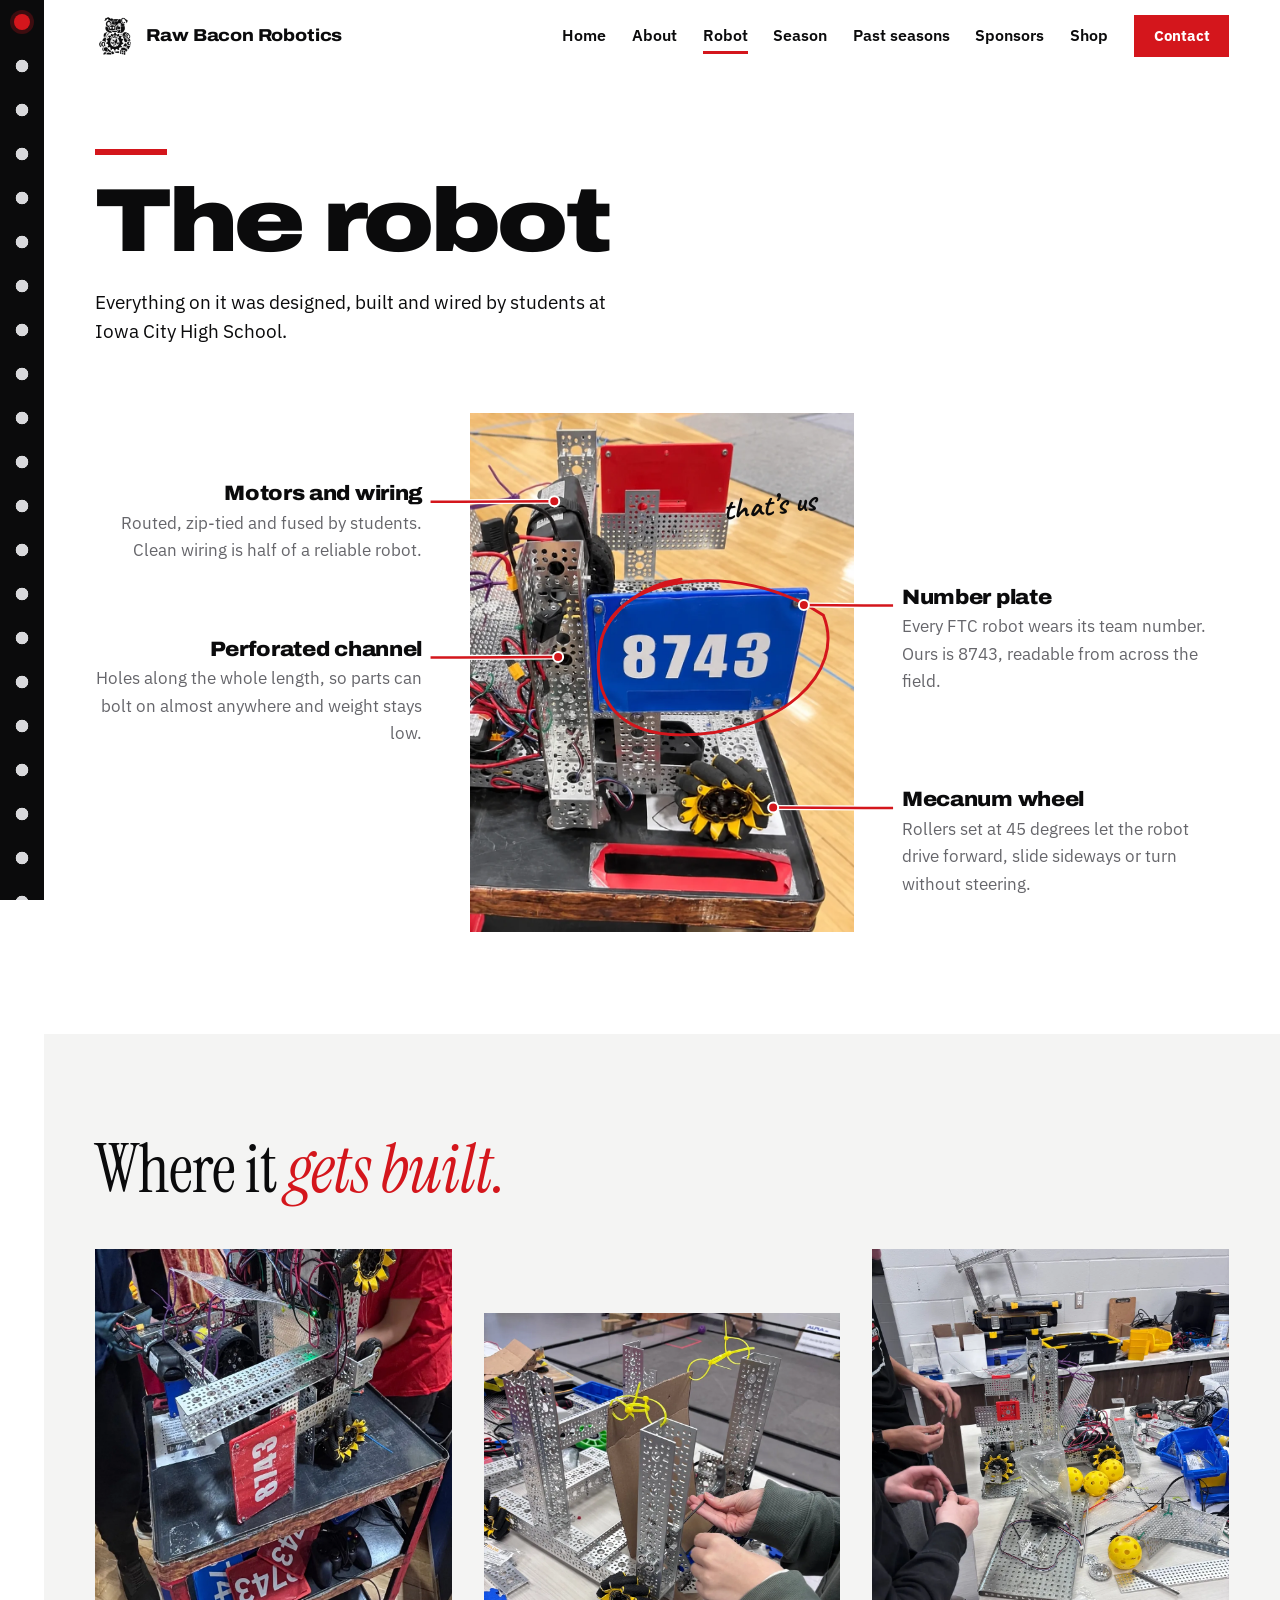
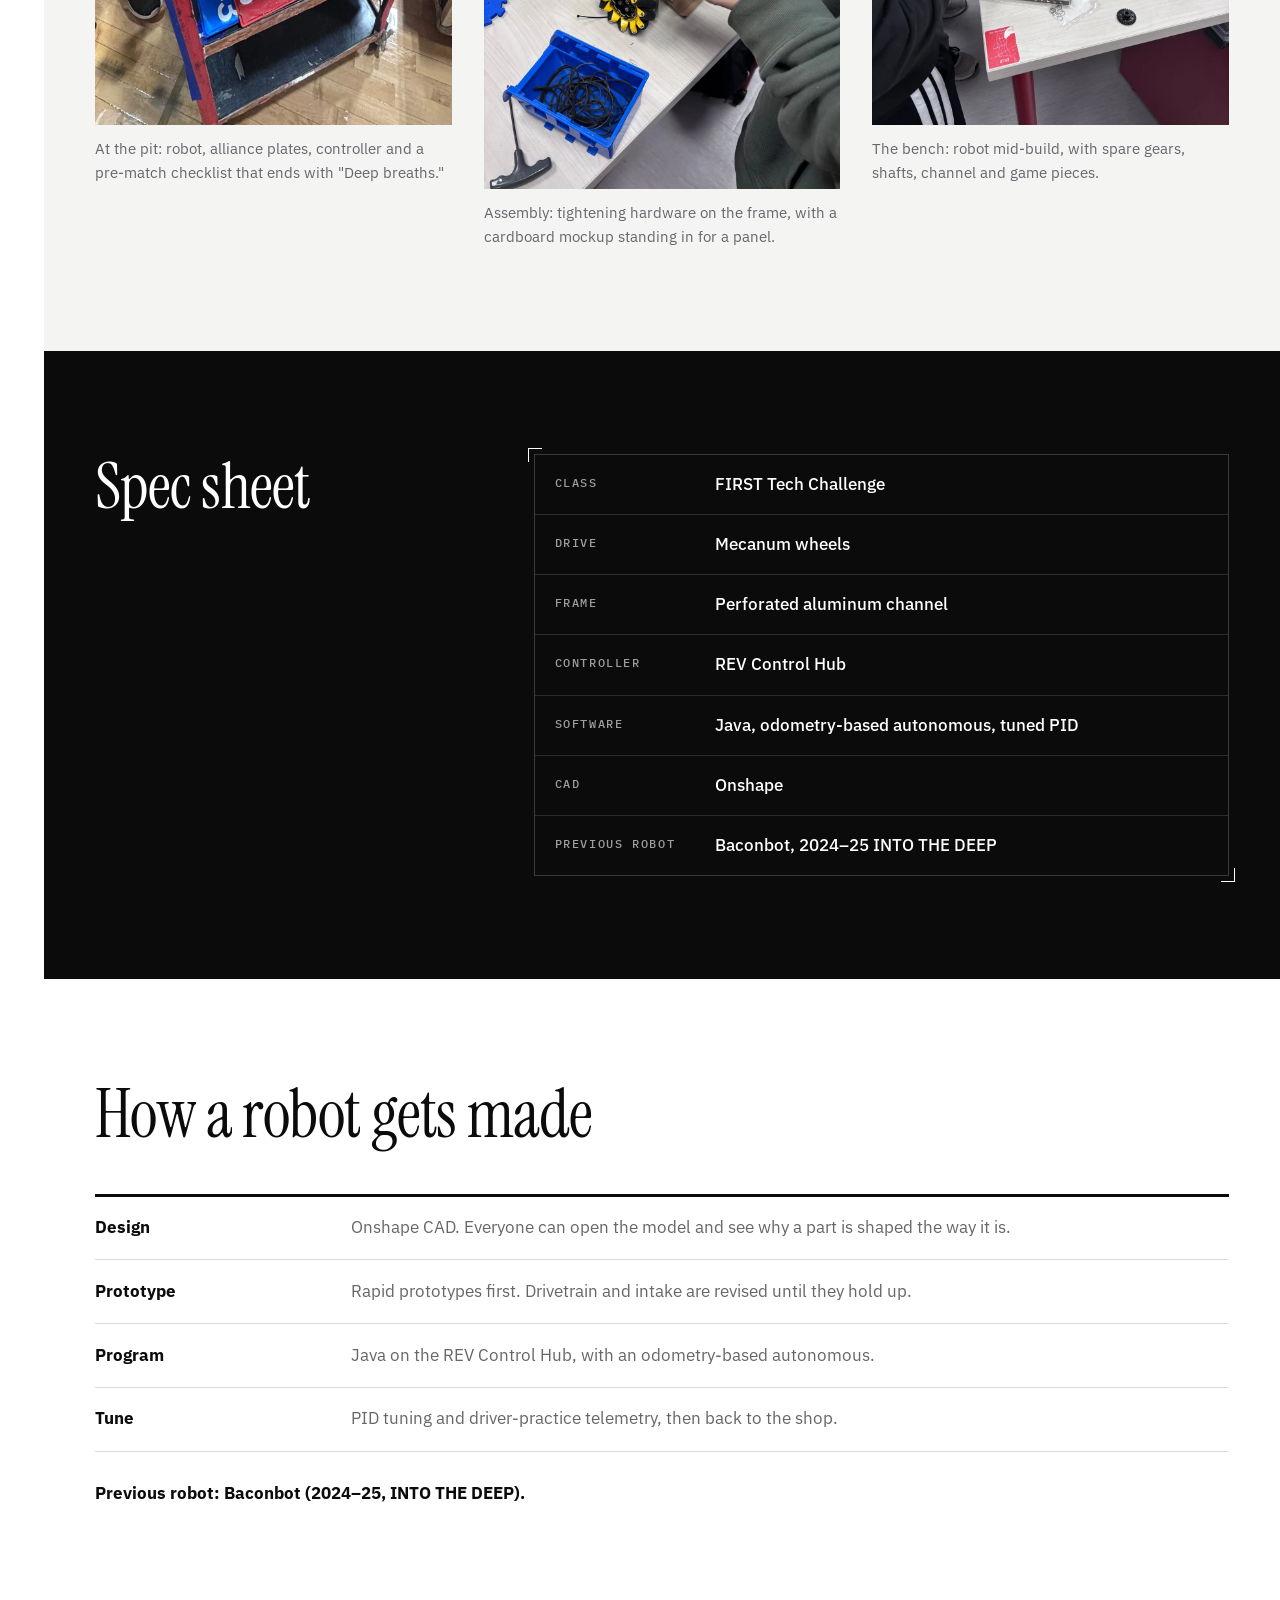
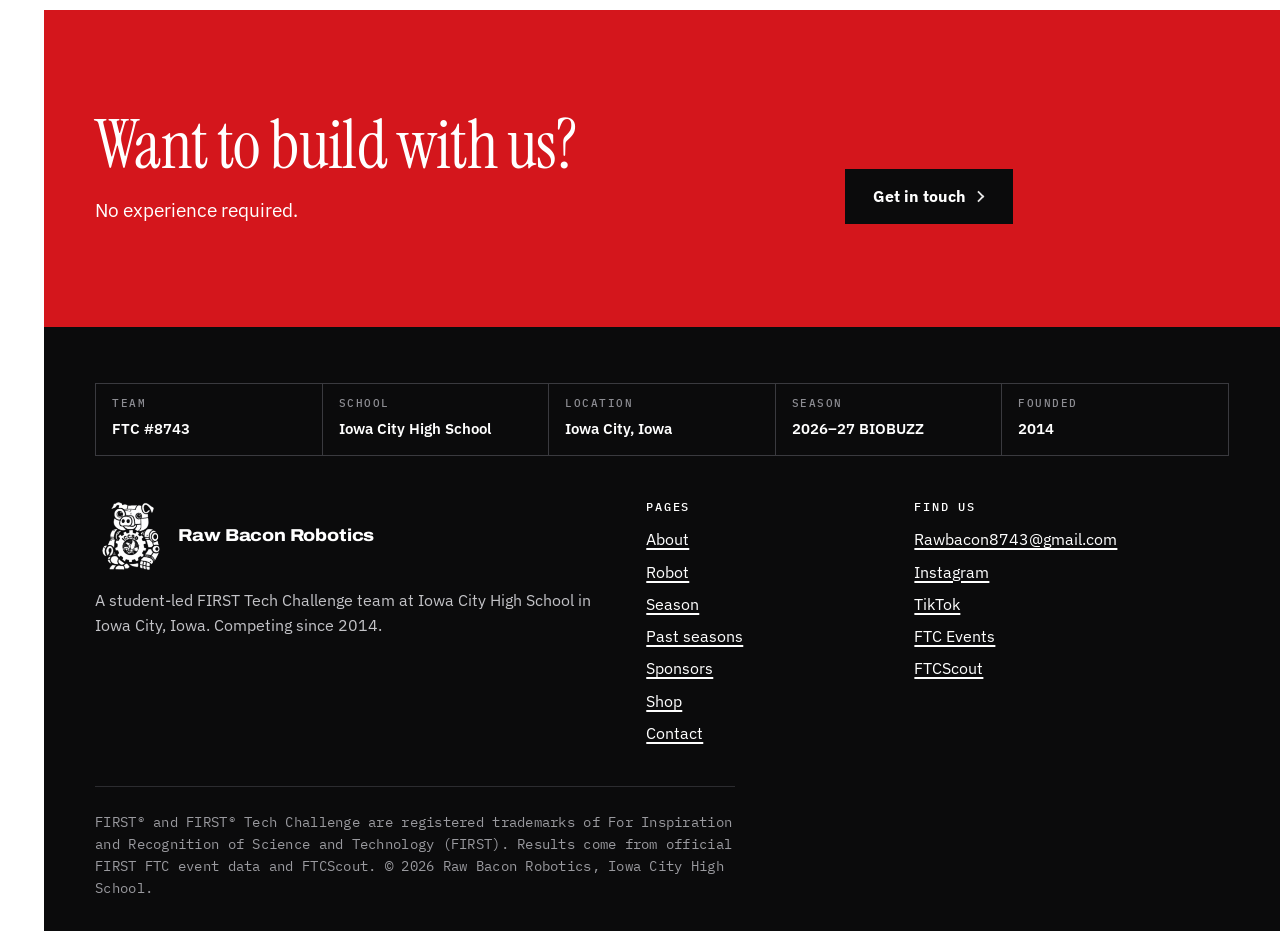
<file: public/robot.html>
<!doctype html>
<html lang="en">
<head>
<meta charset="utf-8">
<meta name="viewport" content="width=device-width, initial-scale=1">
<title>The robot | Raw Bacon Robotics #8743</title>
<meta name="description" content="The Raw Bacon Robotics robot, part by part: perforated aluminum channel, mecanum wheels, wiring, and how the team designs and builds it.">
<meta name="theme-color" content="#0b0b0c">
<meta property="og:type" content="website">
<meta property="og:title" content="The robot | Raw Bacon Robotics #8743">
<meta property="og:description" content="The Raw Bacon Robotics robot, part by part: perforated aluminum channel, mecanum wheels, wiring, and how the team designs and builds it.">
<meta property="og:image" content="assets/og.jpg">
<meta name="twitter:card" content="summary_large_image">
<link rel="icon" href="favicon.svg" type="image/svg+xml">
<link rel="preload" href="assets/fonts/archivo-var.woff" as="font" type="font/woff" crossorigin>
<link rel="preload" href="assets/fonts/plex-sans-var.woff" as="font" type="font/woff" crossorigin>
<link rel="stylesheet" href="styles.css">
<script>document.documentElement.classList.add("js")</script>

</head>
<body>
<a class="skip" href="#main">Skip to content</a>
<div class="rail" aria-hidden="true"><span class="rail-pin"></span></div>
<header class="site-header">
<div class="wrap bar">
<a class="brand" href="index.html" aria-label="Raw Bacon Robotics, home"><span class="logo" role="img" aria-label="Raw Bacon Robotics logo"></span><span class="brand-name">Raw Bacon Robotics</span></a>
<button class="menu" aria-expanded="false" aria-controls="nav">Menu</button>
<nav class="nav" id="nav" aria-label="Primary"><a href="index.html">Home</a><a href="about.html">About</a><a href="robot.html" aria-current="page">Robot</a><a href="season.html">Season</a><a href="history.html">Past seasons</a><a href="sponsors.html">Sponsors</a><a href="shop.html">Shop</a><a class="btn" href="contact.html">Contact</a></nav>
</div>
</header>
<main id="main">
<section class="page-head"><div class="wrap"><span class="rule"></span><h1>The robot</h1><p class="lead">Everything on it was designed, built and wired by students at Iowa City High School.</p></div></section>
<section class="sec" aria-labelledby="anat" style="padding-top:1rem">
<div class="wrap">
<h2 id="anat" class="sr">Anatomy of the robot</h2>
<div class="diagram">
<div class="parts-col l">
<div class="part l" data-x="22" data-y="17" style="--i:0;--y:17"><h3>Motors and wiring</h3><p>Routed, zip-tied and fused by students. Clean wiring is half of a reliable robot.</p></div>
<div class="part l" data-x="23" data-y="47" style="--i:1;--y:47"><h3>Perforated channel</h3><p>Holes along the whole length, so parts can bolt on almost anywhere and weight stays low.</p></div>
</div>
<figure class="dphoto"><img src="assets/robot.webp" width="915" height="1237" alt="Team 8743 robot with blue number plate, perforated aluminum channel, wiring and a mecanum wheel"><svg class="mark" viewBox="0 0 915 1237" aria-hidden="true"><path pathLength="1" d="M311 557 C329 383 640 346 842 482 C897 618 741 767 503 767 C366 767 284 693 311 544 C339 458 421 408 503 396" /></svg><span class="hand" aria-hidden="true">that&rsquo;s us</span></figure>
<div class="parts-col r">
<div class="part r" data-x="87" data-y="37" style="--i:2;--y:37"><h3>Number plate</h3><p>Every FTC robot wears its team number. Ours is 8743, readable from across the field.</p></div>
<div class="part r" data-x="79" data-y="76" style="--i:3;--y:76"><h3>Mecanum wheel</h3><p>Rollers set at 45 degrees let the robot drive forward, slide sideways or turn without steering.</p></div>
</div>
<svg class="leaders" aria-hidden="true"></svg>
</div>
</div>
</section>

<section class="sec sec-paper" aria-labelledby="gal">
<div class="wrap">
<div class="sec-head"><h2 id="gal">Where it <em>gets built.</em></h2></div>
<div class="gallery">
<figure class="photo" data-r="rise" style="--d:0ms"><img src="assets/team-pit.webp" width="1100" height="1467" alt="The robot on a rolling cart at a competition, with red and blue 8743 plates, a game controller and a pre-match checklist" loading="lazy"><figcaption>At the pit: robot, alliance plates, controller and a pre-match checklist that ends with "Deep breaths."</figcaption></figure>
<figure class="photo" data-r="rise" style="--d:0ms"><img src="assets/team-build.webp" width="1100" height="1467" alt="A student tightening hardware with a hex key on the robot frame, next to a mecanum wheel and a bin of wire" loading="lazy"><figcaption>Assembly: tightening hardware on the frame, with a cardboard mockup standing in for a panel.</figcaption></figure>
<figure class="photo" data-r="rise" style="--d:0ms"><img src="assets/team-bench.webp" width="1100" height="1467" alt="A workbench with the robot partly built, spare gears and shafts, perforated channel and yellow game balls" loading="lazy"><figcaption>The bench: robot mid-build, with spare gears, shafts, channel and game pieces.</figcaption></figure>
</div>
</div>
</section>

<section class="sec sec-ink on-dark spec" aria-labelledby="spec-h">
<div class="wrap spec-grid">
<h2 id="spec-h">Spec sheet</h2>
<dl class="sheet">
<div><dt>Class</dt><dd>FIRST Tech Challenge</dd></div>
<div><dt>Drive</dt><dd>Mecanum wheels</dd></div>
<div><dt>Frame</dt><dd>Perforated aluminum channel</dd></div>
<div><dt>Controller</dt><dd>REV Control Hub</dd></div>
<div><dt>Software</dt><dd>Java, odometry-based autonomous, tuned PID</dd></div>
<div><dt>CAD</dt><dd>Onshape</dd></div>
<div><dt>Previous robot</dt><dd>Baconbot, 2024–25 INTO THE DEEP</dd></div>
</dl>
</div>
</section>

<section class="sec" aria-labelledby="proc">
<div class="wrap">
<div class="sec-head"><h2 id="proc" data-t="mask">How a robot gets made</h2></div>
<ul class="parts">
<li><b>Design</b><span>Onshape CAD. Everyone can open the model and see why a part is shaped the way it is.</span></li>
<li><b>Prototype</b><span>Rapid prototypes first. Drivetrain and intake are revised until they hold up.</span></li>
<li><b>Program</b><span>Java on the REV Control Hub, with an odometry-based autonomous.</span></li>
<li><b>Tune</b><span>PID tuning and driver-practice telemetry, then back to the shop.</span></li>
</ul>
<p class="more">Previous robot: Baconbot (2024–25, INTO THE DEEP).</p>
</div>
</section>

<section class="sec sec-red"><div class="wrap split"><div><h2>Want to build with us?</h2><p class="lead" style="margin-top:1rem">No experience required.</p></div><div><a class="btn" href="contact.html">Get in touch</a></div></div></section>

</main>
<footer class="site-footer">
<div class="wrap">
<dl class="tb" aria-label="Team details">
<div><dt>Team</dt><dd>FTC #8743</dd></div>
<div><dt>School</dt><dd>Iowa City High School</dd></div>
<div><dt>Location</dt><dd>Iowa City, Iowa</dd></div>
<div><dt>Season</dt><dd>2026–27 BIOBUZZ</dd></div>
<div><dt>Founded</dt><dd>2014</dd></div>
</dl>
<div class="foot-grid">
<div><a class="brand" href="index.html"><span class="logo" role="img" aria-label="Raw Bacon Robotics logo"></span><span class="brand-name">Raw Bacon Robotics</span></a>
<p>A student-led FIRST Tech Challenge team at Iowa City High School in Iowa City, Iowa. Competing since 2014.</p></div>
<div><h2>Pages</h2><ul><li><a href="about.html">About</a></li><li><a href="robot.html">Robot</a></li><li><a href="season.html">Season</a></li><li><a href="history.html">Past seasons</a></li><li><a href="sponsors.html">Sponsors</a></li><li><a href="shop.html">Shop</a></li><li><a href="contact.html">Contact</a></li></ul></div>
<div><h2>Find us</h2><ul><li><a href="mailto:Rawbacon8743@gmail.com">Rawbacon8743@gmail.com</a></li><li><a href="https://www.instagram.com/rawbacon8743">Instagram</a></li><li><a href="https://www.tiktok.com/@raw.bacon.robotic">TikTok</a></li><li><a href="https://ftc-events.firstinspires.org/team/8743">FTC Events</a></li><li><a href="https://ftcscout.org/teams/8743">FTCScout</a></li></ul></div>
</div>
<p class="legal">FIRST® and FIRST® Tech Challenge are registered trademarks of For Inspiration and Recognition of Science and Technology (FIRST). Results come from official FIRST FTC event data and FTCScout. © 2026 Raw Bacon Robotics, Iowa City High School.</p>
</div>
</footer>
<script src="js/site.js" defer></script>
</body>
</html>
</file>
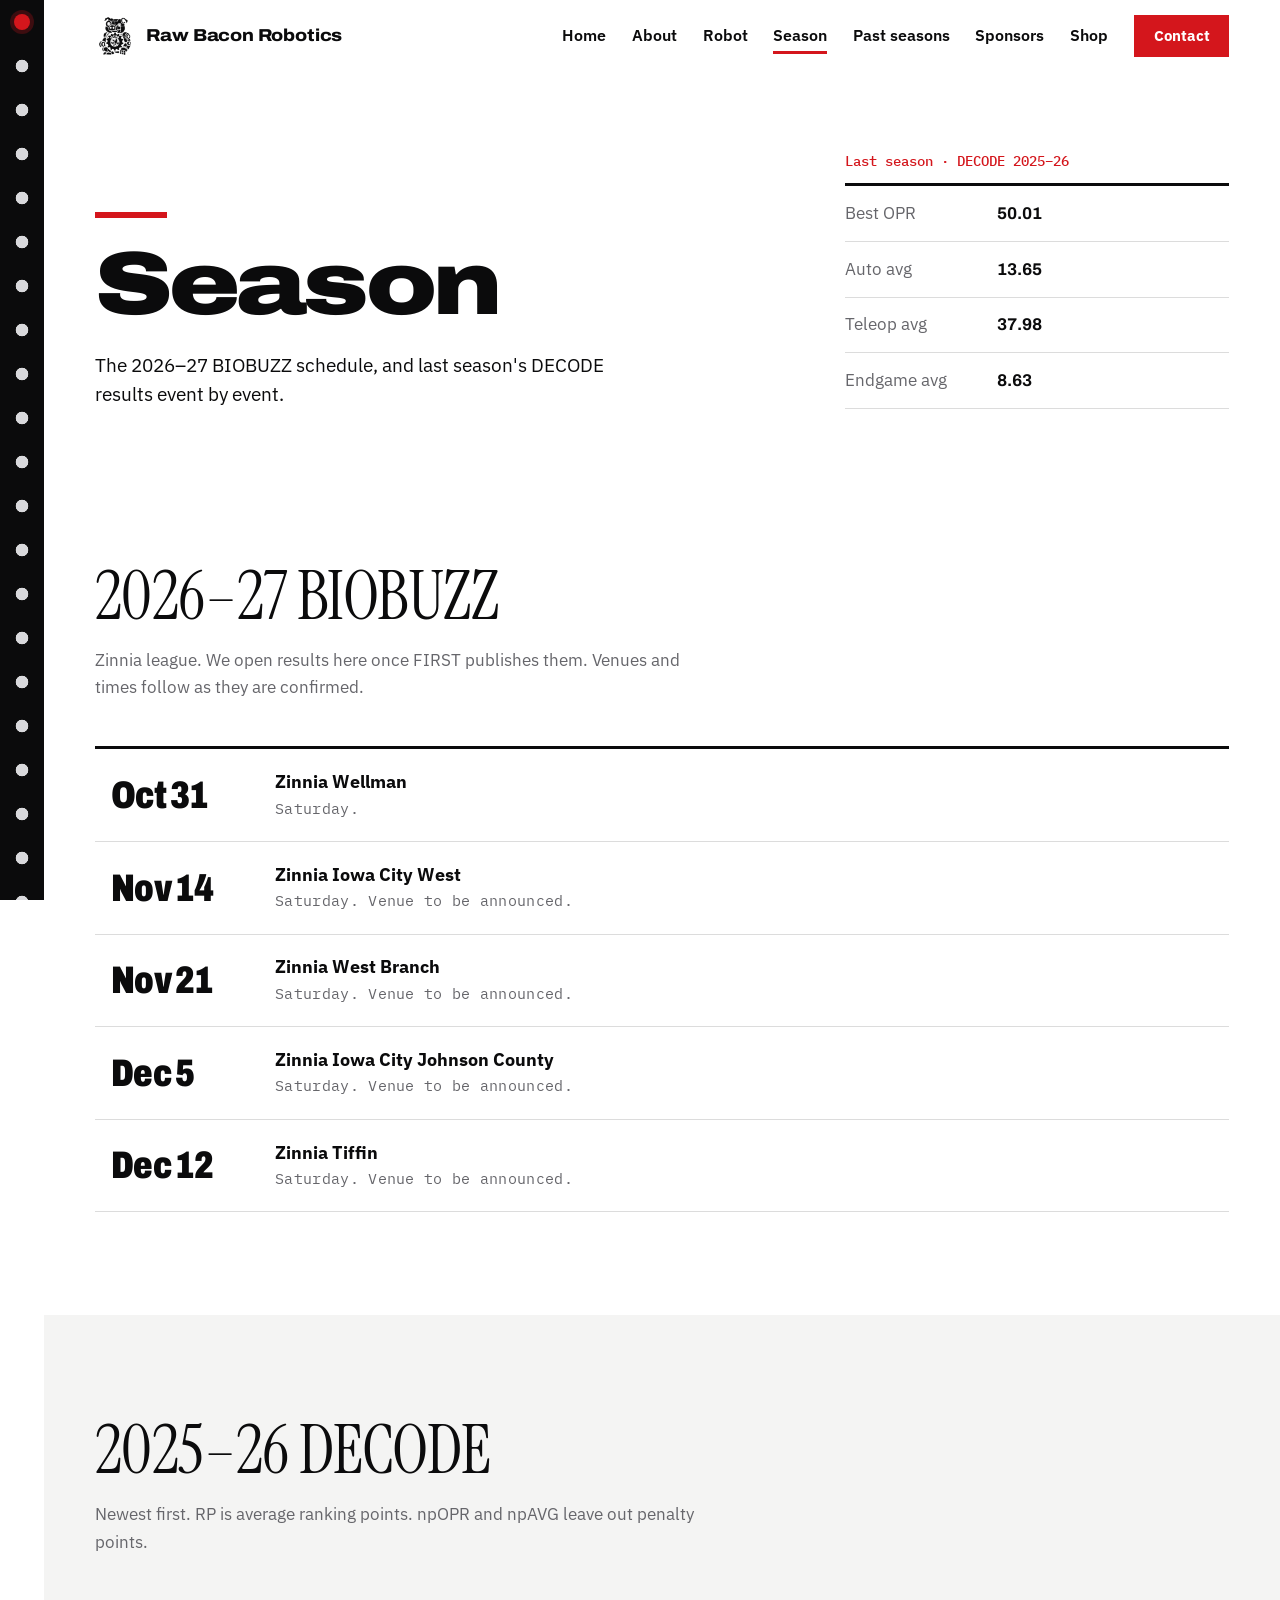
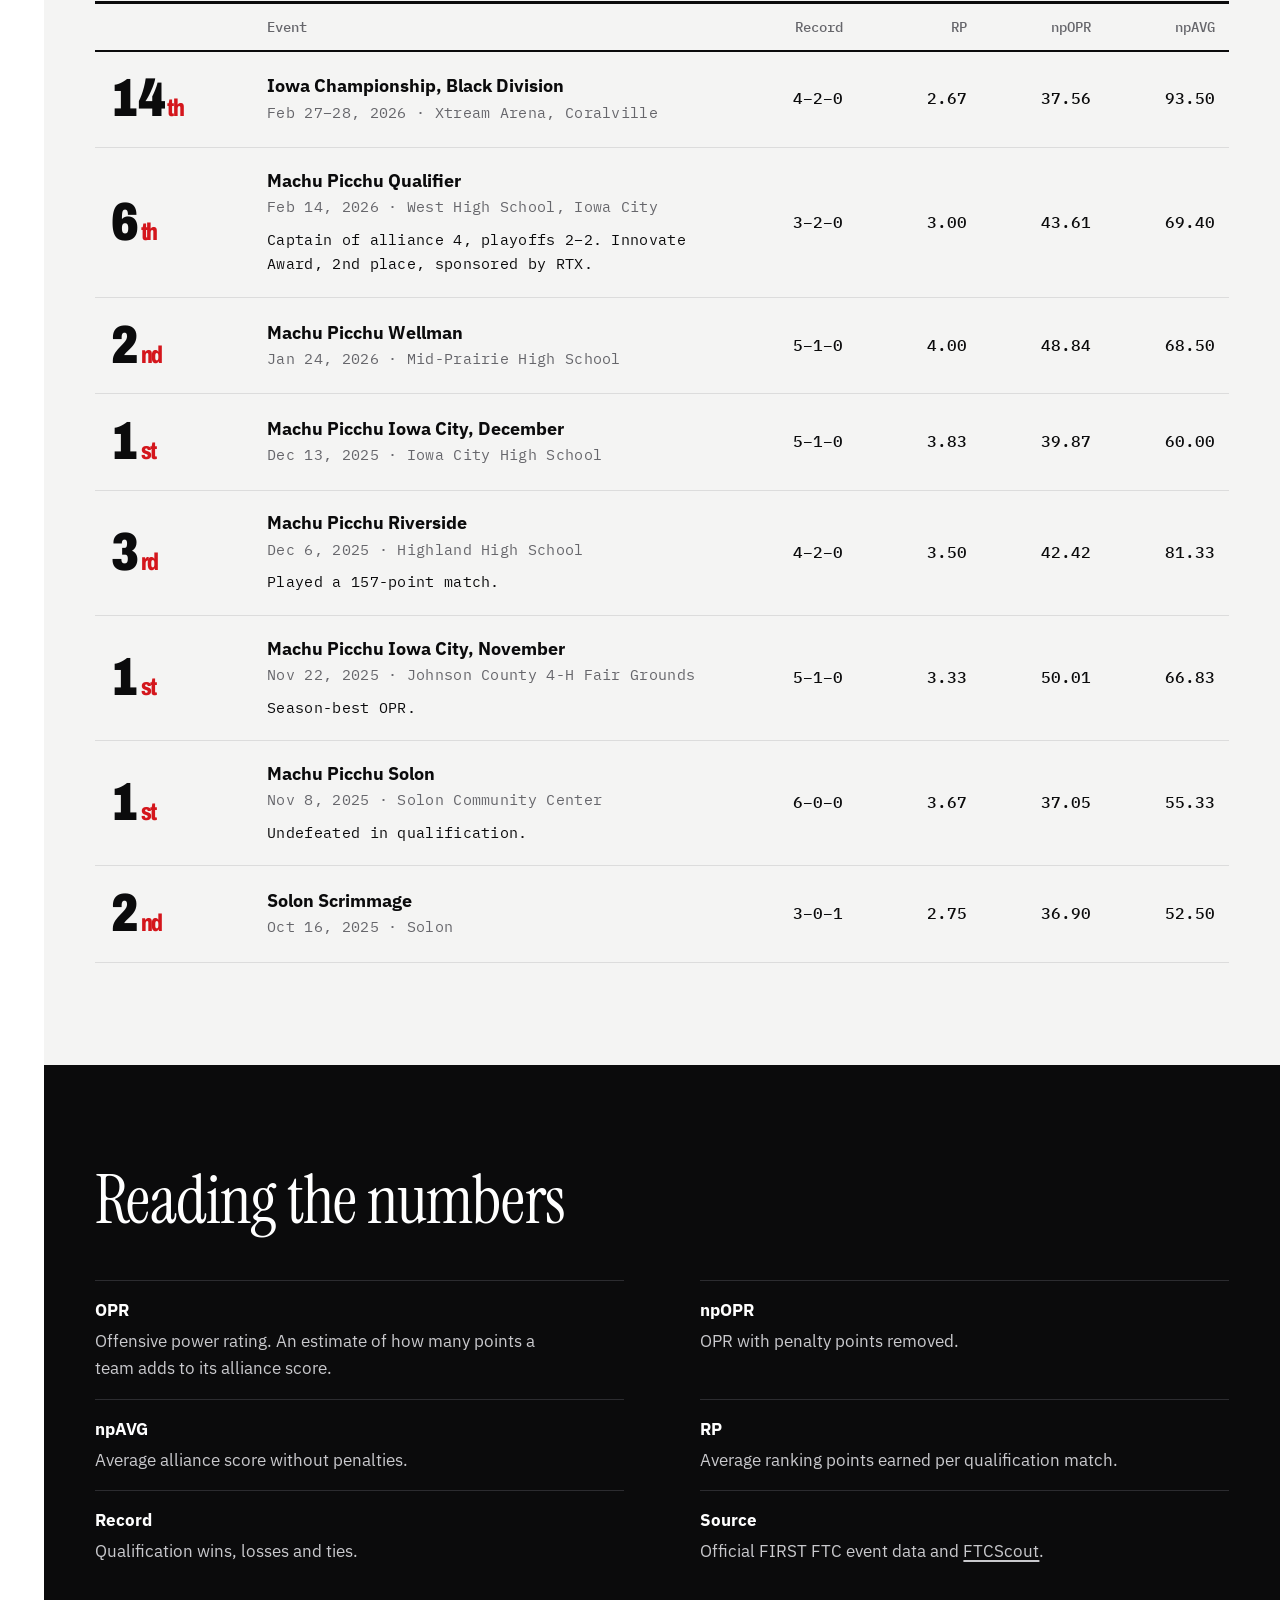
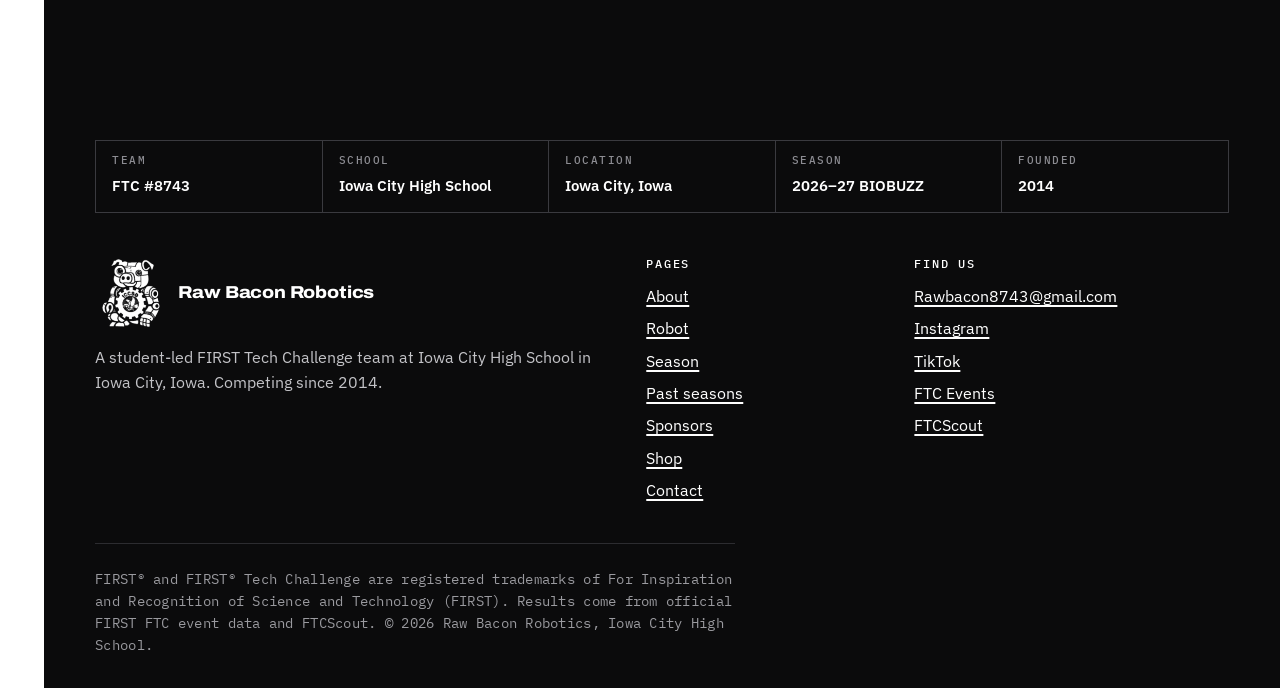
<file: public/season.html>
<!doctype html>
<html lang="en">
<head>
<meta charset="utf-8">
<meta name="viewport" content="width=device-width, initial-scale=1">
<title>Season | Raw Bacon Robotics #8743</title>
<meta name="description" content="Raw Bacon Robotics 2026–27 BIOBUZZ schedule and 2025–26 DECODE results, event by event.">
<meta name="theme-color" content="#0b0b0c">
<meta property="og:type" content="website">
<meta property="og:title" content="Season | Raw Bacon Robotics #8743">
<meta property="og:description" content="Raw Bacon Robotics 2026–27 BIOBUZZ schedule and 2025–26 DECODE results, event by event.">
<meta property="og:image" content="assets/og.jpg">
<meta name="twitter:card" content="summary_large_image">
<link rel="icon" href="favicon.svg" type="image/svg+xml">
<link rel="preload" href="assets/fonts/archivo-var.woff" as="font" type="font/woff" crossorigin>
<link rel="preload" href="assets/fonts/plex-sans-var.woff" as="font" type="font/woff" crossorigin>
<link rel="stylesheet" href="styles.css">
<script>document.documentElement.classList.add("js")</script>

</head>
<body>
<a class="skip" href="#main">Skip to content</a>
<div class="rail" aria-hidden="true"><span class="rail-pin"></span></div>
<header class="site-header">
<div class="wrap bar">
<a class="brand" href="index.html" aria-label="Raw Bacon Robotics, home"><span class="logo" role="img" aria-label="Raw Bacon Robotics logo"></span><span class="brand-name">Raw Bacon Robotics</span></a>
<button class="menu" aria-expanded="false" aria-controls="nav">Menu</button>
<nav class="nav" id="nav" aria-label="Primary"><a href="index.html">Home</a><a href="about.html">About</a><a href="robot.html">Robot</a><a href="season.html" aria-current="page">Season</a><a href="history.html">Past seasons</a><a href="sponsors.html">Sponsors</a><a href="shop.html">Shop</a><a class="btn" href="contact.html">Contact</a></nav>
</div>
</header>
<main id="main">
<section class="page-head"><div class="wrap split"><div><span class="rule"></span><h1>Season</h1><p class="lead">The 2026–27 BIOBUZZ schedule, and last season's DECODE results event by event.</p></div><div><p class="facts-title">Last season · DECODE 2025–26</p><dl class="facts"><div><dt>Best OPR</dt><dd class="num">50.01</dd></div><div><dt>Auto avg</dt><dd class="num">13.65</dd></div><div><dt>Teleop avg</dt><dd class="num">37.98</dd></div><div><dt>Endgame avg</dt><dd class="num">8.63</dd></div></dl></div></div></section>
<section class="sec" id="next" aria-labelledby="s26"><div class="wrap">
<div class="sec-head"><h2 id="s26">2026–27 BIOBUZZ</h2><p>Zinnia league. We open results here once FIRST publishes them. Venues and times follow as they are confirmed.</p></div>
<ol class="board sched" style="--cols:0"><li><span class="rk num">Oct 31</span><span class="ev"><strong>Zinnia Wellman</strong><span>Saturday.</span></span></li><li><span class="rk num">Nov 14</span><span class="ev"><strong>Zinnia Iowa City West</strong><span>Saturday. Venue to be announced.</span></span></li><li><span class="rk num">Nov 21</span><span class="ev"><strong>Zinnia West Branch</strong><span>Saturday. Venue to be announced.</span></span></li><li><span class="rk num">Dec 5</span><span class="ev"><strong>Zinnia Iowa City Johnson County</strong><span>Saturday. Venue to be announced.</span></span></li><li><span class="rk num">Dec 12</span><span class="ev"><strong>Zinnia Tiffin</strong><span>Saturday. Venue to be announced.</span></span></li></ol>
</div></section>

<section class="sec sec-paper" aria-labelledby="s25"><div class="wrap">
<div class="sec-head"><h2 id="s25">2025–26 DECODE</h2><p>Newest first. RP is average ranking points. npOPR and npAVG leave out penalty points.</p></div>
<ol class="board" style="--cols:4">
<li class="board-head" aria-hidden="true"><span></span><span>Event</span><span class="stat">Record</span><span class="stat">RP</span><span class="stat">npOPR</span><span class="stat">npAVG</span></li>
<li><span class="rk num">14<small>th</small></span><span class="ev"><strong>Iowa Championship, Black Division</strong><span>Feb 27–28, 2026 · Xtream Arena, Coralville</span></span><span class="stat" data-l="Record">4–2–0</span><span class="stat" data-l="Avg RP">2.67</span><span class="stat" data-l="npOPR">37.56</span><span class="stat" data-l="npAVG">93.50</span></li>
<li><span class="rk num">6<small>th</small></span><span class="ev"><strong>Machu Picchu Qualifier</strong><span>Feb 14, 2026 · West High School, Iowa City</span><span class="note">Captain of alliance 4, playoffs 2–2. Innovate Award, 2nd place, sponsored by RTX.</span></span><span class="stat" data-l="Record">3–2–0</span><span class="stat" data-l="Avg RP">3.00</span><span class="stat" data-l="npOPR">43.61</span><span class="stat" data-l="npAVG">69.40</span></li>
<li><span class="rk num">2<small>nd</small></span><span class="ev"><strong>Machu Picchu Wellman</strong><span>Jan 24, 2026 · Mid-Prairie High School</span></span><span class="stat" data-l="Record">5–1–0</span><span class="stat" data-l="Avg RP">4.00</span><span class="stat" data-l="npOPR">48.84</span><span class="stat" data-l="npAVG">68.50</span></li>
<li><span class="rk num">1<small>st</small></span><span class="ev"><strong>Machu Picchu Iowa City, December</strong><span>Dec 13, 2025 · Iowa City High School</span></span><span class="stat" data-l="Record">5–1–0</span><span class="stat" data-l="Avg RP">3.83</span><span class="stat" data-l="npOPR">39.87</span><span class="stat" data-l="npAVG">60.00</span></li>
<li><span class="rk num">3<small>rd</small></span><span class="ev"><strong>Machu Picchu Riverside</strong><span>Dec 6, 2025 · Highland High School</span><span class="note">Played a 157-point match.</span></span><span class="stat" data-l="Record">4–2–0</span><span class="stat" data-l="Avg RP">3.50</span><span class="stat" data-l="npOPR">42.42</span><span class="stat" data-l="npAVG">81.33</span></li>
<li><span class="rk num">1<small>st</small></span><span class="ev"><strong>Machu Picchu Iowa City, November</strong><span>Nov 22, 2025 · Johnson County 4-H Fair Grounds</span><span class="note">Season-best OPR.</span></span><span class="stat" data-l="Record">5–1–0</span><span class="stat" data-l="Avg RP">3.33</span><span class="stat" data-l="npOPR">50.01</span><span class="stat" data-l="npAVG">66.83</span></li>
<li><span class="rk num">1<small>st</small></span><span class="ev"><strong>Machu Picchu Solon</strong><span>Nov 8, 2025 · Solon Community Center</span><span class="note">Undefeated in qualification.</span></span><span class="stat" data-l="Record">6–0–0</span><span class="stat" data-l="Avg RP">3.67</span><span class="stat" data-l="npOPR">37.05</span><span class="stat" data-l="npAVG">55.33</span></li>
<li><span class="rk num">2<small>nd</small></span><span class="ev"><strong>Solon Scrimmage</strong><span>Oct 16, 2025 · Solon</span></span><span class="stat" data-l="Record">3–0–1</span><span class="stat" data-l="Avg RP">2.75</span><span class="stat" data-l="npOPR">36.90</span><span class="stat" data-l="npAVG">52.50</span></li>
</ol>
</div></section>

<section class="sec sec-ink on-dark" aria-labelledby="gl"><div class="wrap">
<div class="sec-head"><h2 id="gl">Reading the numbers</h2></div>
<dl class="glossary">
<div><dt>OPR</dt><dd>Offensive power rating. An estimate of how many points a team adds to its alliance score.</dd></div>
<div><dt>npOPR</dt><dd>OPR with penalty points removed.</dd></div>
<div><dt>npAVG</dt><dd>Average alliance score without penalties.</dd></div>
<div><dt>RP</dt><dd>Average ranking points earned per qualification match.</dd></div>
<div><dt>Record</dt><dd>Qualification wins, losses and ties.</dd></div>
<div><dt>Source</dt><dd>Official FIRST FTC event data and <a href="https://ftcscout.org/teams/8743">FTCScout</a>.</dd></div>
</dl></div></section>

</main>
<footer class="site-footer">
<div class="wrap">
<dl class="tb" aria-label="Team details">
<div><dt>Team</dt><dd>FTC #8743</dd></div>
<div><dt>School</dt><dd>Iowa City High School</dd></div>
<div><dt>Location</dt><dd>Iowa City, Iowa</dd></div>
<div><dt>Season</dt><dd>2026–27 BIOBUZZ</dd></div>
<div><dt>Founded</dt><dd>2014</dd></div>
</dl>
<div class="foot-grid">
<div><a class="brand" href="index.html"><span class="logo" role="img" aria-label="Raw Bacon Robotics logo"></span><span class="brand-name">Raw Bacon Robotics</span></a>
<p>A student-led FIRST Tech Challenge team at Iowa City High School in Iowa City, Iowa. Competing since 2014.</p></div>
<div><h2>Pages</h2><ul><li><a href="about.html">About</a></li><li><a href="robot.html">Robot</a></li><li><a href="season.html">Season</a></li><li><a href="history.html">Past seasons</a></li><li><a href="sponsors.html">Sponsors</a></li><li><a href="shop.html">Shop</a></li><li><a href="contact.html">Contact</a></li></ul></div>
<div><h2>Find us</h2><ul><li><a href="mailto:Rawbacon8743@gmail.com">Rawbacon8743@gmail.com</a></li><li><a href="https://www.instagram.com/rawbacon8743">Instagram</a></li><li><a href="https://www.tiktok.com/@raw.bacon.robotic">TikTok</a></li><li><a href="https://ftc-events.firstinspires.org/team/8743">FTC Events</a></li><li><a href="https://ftcscout.org/teams/8743">FTCScout</a></li></ul></div>
</div>
<p class="legal">FIRST® and FIRST® Tech Challenge are registered trademarks of For Inspiration and Recognition of Science and Technology (FIRST). Results come from official FIRST FTC event data and FTCScout. © 2026 Raw Bacon Robotics, Iowa City High School.</p>
</div>
</footer>
<script src="js/site.js" defer></script>
</body>
</html>
</file>
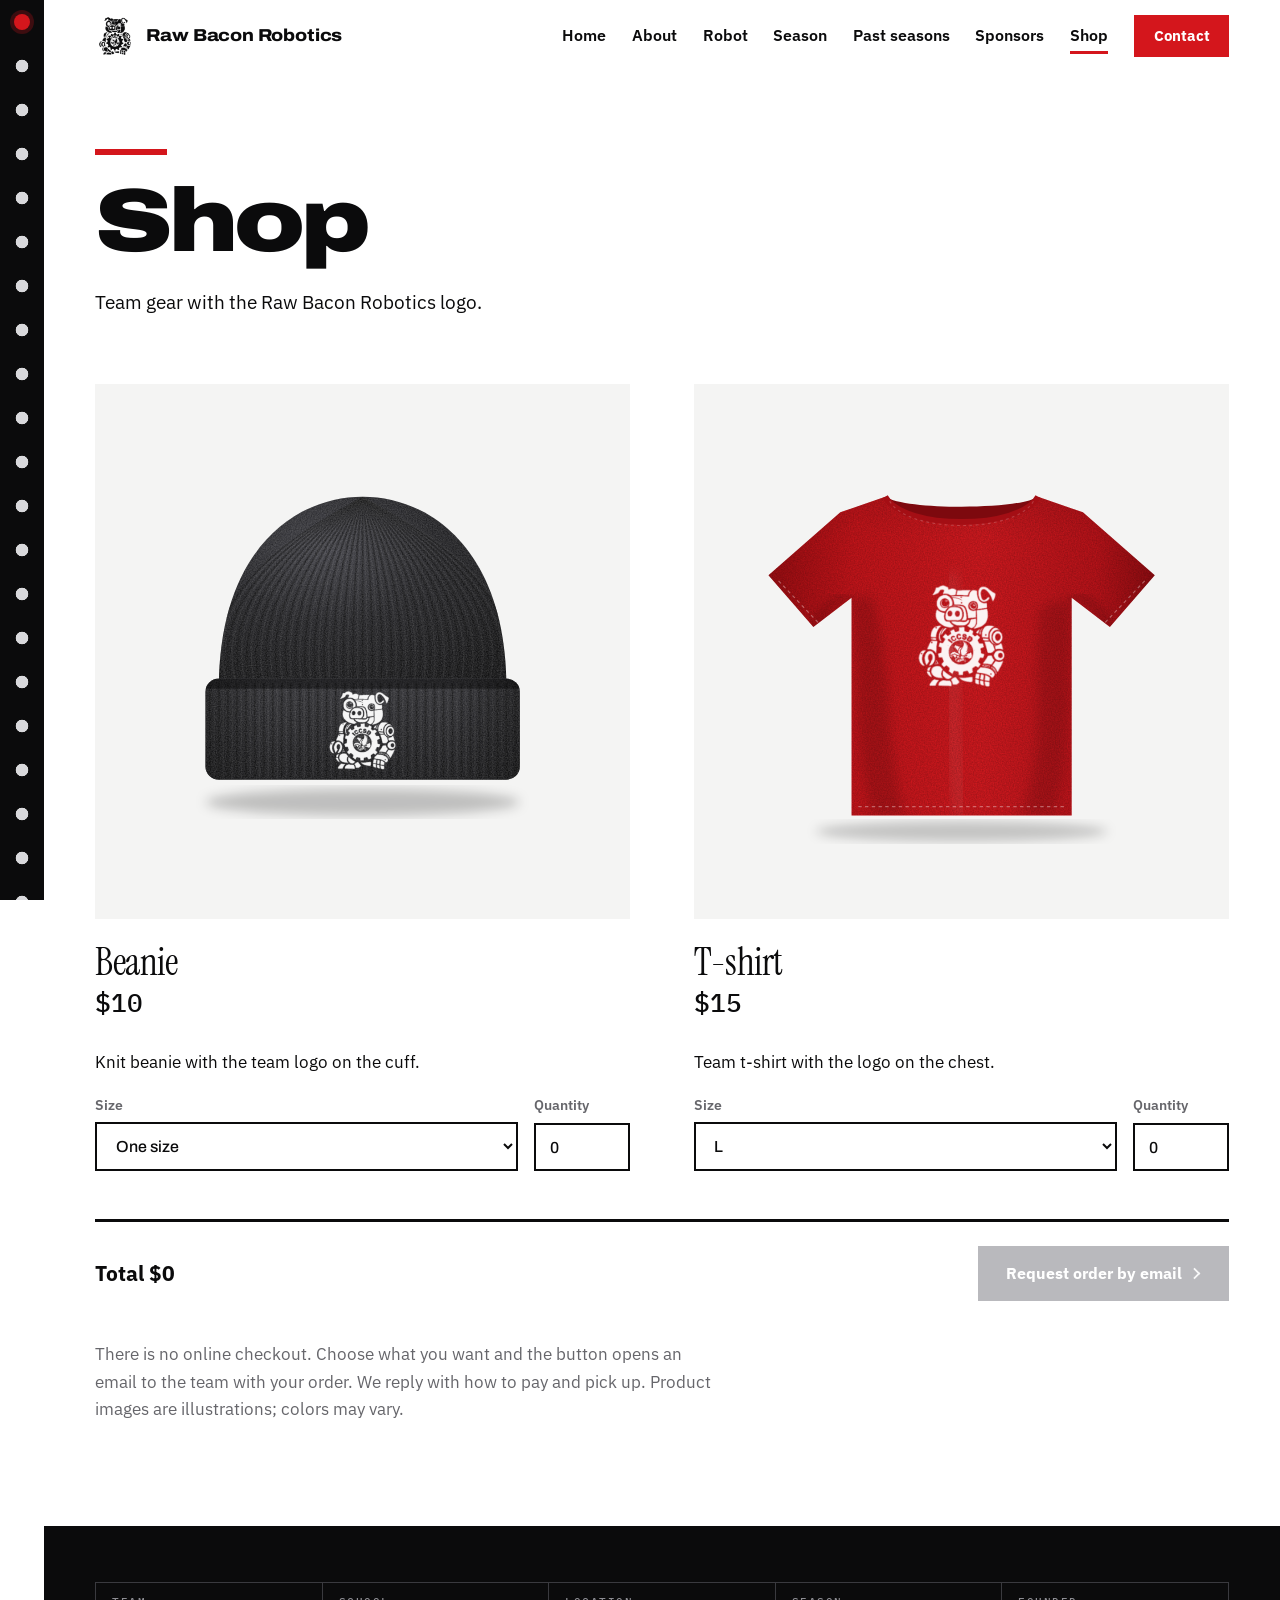
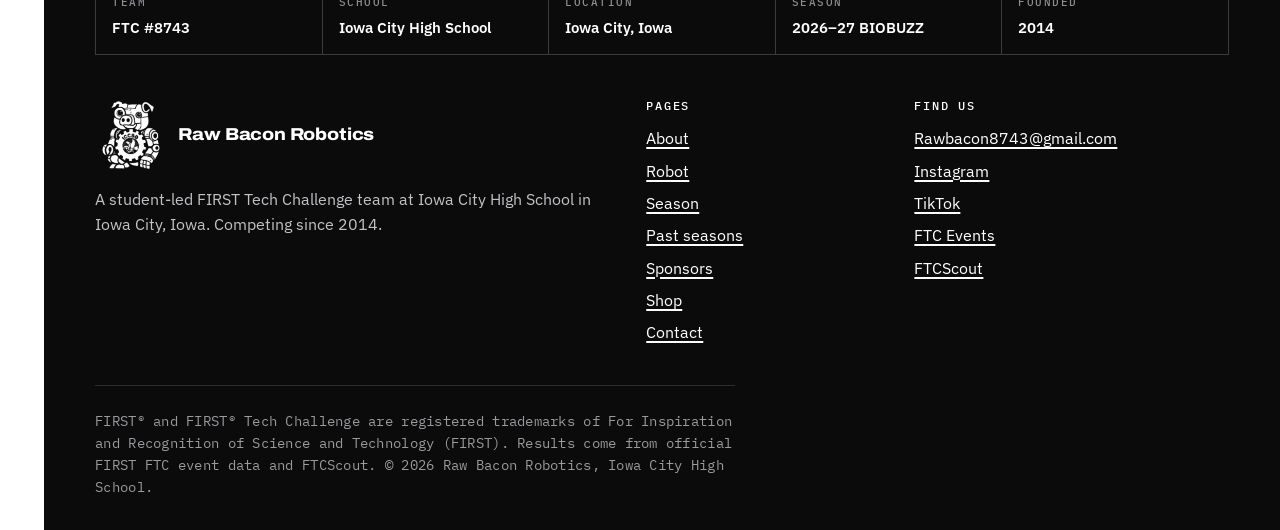
<file: public/shop.html>
<!doctype html>
<html lang="en">
<head>
<meta charset="utf-8">
<meta name="viewport" content="width=device-width, initial-scale=1">
<title>Shop | Raw Bacon Robotics #8743</title>
<meta name="description" content="Raw Bacon Robotics team shop: a beanie for $10 and a t-shirt for $15, both with the team logo.">
<meta name="theme-color" content="#0b0b0c">
<meta property="og:type" content="website">
<meta property="og:title" content="Shop | Raw Bacon Robotics #8743">
<meta property="og:description" content="Raw Bacon Robotics team shop: a beanie for $10 and a t-shirt for $15, both with the team logo.">
<meta property="og:image" content="assets/og.jpg">
<meta name="twitter:card" content="summary_large_image">
<link rel="icon" href="favicon.svg" type="image/svg+xml">
<link rel="preload" href="assets/fonts/archivo-var.woff" as="font" type="font/woff" crossorigin>
<link rel="preload" href="assets/fonts/plex-sans-var.woff" as="font" type="font/woff" crossorigin>
<link rel="stylesheet" href="styles.css">
<script>document.documentElement.classList.add("js")</script>

</head>
<body>
<a class="skip" href="#main">Skip to content</a>
<div class="rail" aria-hidden="true"><span class="rail-pin"></span></div>
<header class="site-header">
<div class="wrap bar">
<a class="brand" href="index.html" aria-label="Raw Bacon Robotics, home"><span class="logo" role="img" aria-label="Raw Bacon Robotics logo"></span><span class="brand-name">Raw Bacon Robotics</span></a>
<button class="menu" aria-expanded="false" aria-controls="nav">Menu</button>
<nav class="nav" id="nav" aria-label="Primary"><a href="index.html">Home</a><a href="about.html">About</a><a href="robot.html">Robot</a><a href="season.html">Season</a><a href="history.html">Past seasons</a><a href="sponsors.html">Sponsors</a><a href="shop.html" aria-current="page">Shop</a><a class="btn" href="contact.html">Contact</a></nav>
</div>
</header>
<main id="main">
<section class="page-head"><div class="wrap"><span class="rule"></span><h1>Shop</h1><p class="lead">Team gear with the Raw Bacon Robotics logo.</p></div></section>
<section class="sec" style="padding-top:1rem"><div class="wrap" data-shop data-email="Rawbacon8743@gmail.com">
<div class="products">
<article class="product" data-product="Beanie" data-price="10">
<div class="art"><svg viewBox="0 0 400 400" role="img" aria-label="Black knit beanie with the Raw Bacon Robotics logo on the cuff">
<defs>
<radialGradient id="bd" cx=".38" cy=".28" r=".85"><stop offset="0" stop-color="#34343a"/><stop offset=".45" stop-color="#17171a"/><stop offset="1" stop-color="#070708"/></radialGradient>
<linearGradient id="bc" x1="0" y1="0" x2="0" y2="1"><stop offset="0" stop-color="#26262a"/><stop offset=".5" stop-color="#1a1a1d"/><stop offset="1" stop-color="#0d0d0f"/></linearGradient>
<linearGradient id="bs" x1="0" x2="1"><stop offset="0" stop-color="#000" stop-opacity=".5"/><stop offset=".2" stop-color="#000" stop-opacity="0"/><stop offset=".8" stop-color="#000" stop-opacity="0"/><stop offset="1" stop-color="#000" stop-opacity=".55"/></linearGradient>
<filter id="bg2" x="0" y="0" width="100%" height="100%"><feTurbulence type="fractalNoise" baseFrequency=".9" numOctaves="2" seed="4"/><feColorMatrix values="0 0 0 0 1  0 0 0 0 1  0 0 0 0 1  0 0 0 .22 0"/></filter>
<filter id="bb"><feGaussianBlur stdDeviation="5"/></filter>
<clipPath id="bdc"><path d="M72 232 C72 112 138 62 200 62 C262 62 328 112 328 232 Z"/></clipPath>
<clipPath id="bcc"><rect x="60" y="224" width="280" height="90" rx="12"/></clipPath>
</defs>
<ellipse cx="200" cy="334" rx="140" ry="12" fill="rgba(0,0,0,.22)" filter="url(#bb)"/>
<path d="M72 232 C72 112 138 62 200 62 C262 62 328 112 328 232 Z" fill="url(#bd)"/>
<g clip-path="url(#bdc)"><path d="M200 63 Q51.3 140 74.0 226" fill="none" stroke="rgba(0,0,0,.42)" stroke-width="1.6"/><path d="M200 63 Q55.3 140 78.2 226" fill="none" stroke="rgba(255,255,255,.045)" stroke-width="1.4"/><path d="M200 63 Q61.2 140 82.4 226" fill="none" stroke="rgba(0,0,0,.42)" stroke-width="1.6"/><path d="M200 63 Q65.2 140 86.6 226" fill="none" stroke="rgba(255,255,255,.045)" stroke-width="1.4"/><path d="M200 63 Q71.1 140 90.8 226" fill="none" stroke="rgba(0,0,0,.42)" stroke-width="1.6"/><path d="M200 63 Q75.1 140 95.0 226" fill="none" stroke="rgba(255,255,255,.045)" stroke-width="1.4"/><path d="M200 63 Q81.1 140 99.2 226" fill="none" stroke="rgba(0,0,0,.42)" stroke-width="1.6"/><path d="M200 63 Q85.1 140 103.4 226" fill="none" stroke="rgba(255,255,255,.045)" stroke-width="1.4"/><path d="M200 63 Q91.0 140 107.6 226" fill="none" stroke="rgba(0,0,0,.42)" stroke-width="1.6"/><path d="M200 63 Q95.0 140 111.8 226" fill="none" stroke="rgba(255,255,255,.045)" stroke-width="1.4"/><path d="M200 63 Q100.9 140 116.0 226" fill="none" stroke="rgba(0,0,0,.42)" stroke-width="1.6"/><path d="M200 63 Q104.9 140 120.2 226" fill="none" stroke="rgba(255,255,255,.045)" stroke-width="1.4"/><path d="M200 63 Q110.8 140 124.4 226" fill="none" stroke="rgba(0,0,0,.42)" stroke-width="1.6"/><path d="M200 63 Q114.8 140 128.6 226" fill="none" stroke="rgba(255,255,255,.045)" stroke-width="1.4"/><path d="M200 63 Q120.7 140 132.8 226" fill="none" stroke="rgba(0,0,0,.42)" stroke-width="1.6"/><path d="M200 63 Q124.7 140 137.0 226" fill="none" stroke="rgba(255,255,255,.045)" stroke-width="1.4"/><path d="M200 63 Q130.6 140 141.2 226" fill="none" stroke="rgba(0,0,0,.42)" stroke-width="1.6"/><path d="M200 63 Q134.6 140 145.4 226" fill="none" stroke="rgba(255,255,255,.045)" stroke-width="1.4"/><path d="M200 63 Q140.5 140 149.6 226" fill="none" stroke="rgba(0,0,0,.42)" stroke-width="1.6"/><path d="M200 63 Q144.5 140 153.8 226" fill="none" stroke="rgba(255,255,255,.045)" stroke-width="1.4"/><path d="M200 63 Q150.4 140 158.0 226" fill="none" stroke="rgba(0,0,0,.42)" stroke-width="1.6"/><path d="M200 63 Q154.4 140 162.2 226" fill="none" stroke="rgba(255,255,255,.045)" stroke-width="1.4"/><path d="M200 63 Q160.4 140 166.4 226" fill="none" stroke="rgba(0,0,0,.42)" stroke-width="1.6"/><path d="M200 63 Q164.4 140 170.6 226" fill="none" stroke="rgba(255,255,255,.045)" stroke-width="1.4"/><path d="M200 63 Q170.3 140 174.8 226" fill="none" stroke="rgba(0,0,0,.42)" stroke-width="1.6"/><path d="M200 63 Q174.3 140 179.0 226" fill="none" stroke="rgba(255,255,255,.045)" stroke-width="1.4"/><path d="M200 63 Q180.2 140 183.2 226" fill="none" stroke="rgba(0,0,0,.42)" stroke-width="1.6"/><path d="M200 63 Q184.2 140 187.4 226" fill="none" stroke="rgba(255,255,255,.045)" stroke-width="1.4"/><path d="M200 63 Q190.1 140 191.6 226" fill="none" stroke="rgba(0,0,0,.42)" stroke-width="1.6"/><path d="M200 63 Q194.1 140 195.8 226" fill="none" stroke="rgba(255,255,255,.045)" stroke-width="1.4"/><path d="M200 63 Q200.0 140 200.0 226" fill="none" stroke="rgba(0,0,0,.42)" stroke-width="1.6"/><path d="M200 63 Q204.0 140 204.2 226" fill="none" stroke="rgba(255,255,255,.045)" stroke-width="1.4"/><path d="M200 63 Q209.9 140 208.4 226" fill="none" stroke="rgba(0,0,0,.42)" stroke-width="1.6"/><path d="M200 63 Q213.9 140 212.6 226" fill="none" stroke="rgba(255,255,255,.045)" stroke-width="1.4"/><path d="M200 63 Q219.8 140 216.8 226" fill="none" stroke="rgba(0,0,0,.42)" stroke-width="1.6"/><path d="M200 63 Q223.8 140 221.0 226" fill="none" stroke="rgba(255,255,255,.045)" stroke-width="1.4"/><path d="M200 63 Q229.7 140 225.2 226" fill="none" stroke="rgba(0,0,0,.42)" stroke-width="1.6"/><path d="M200 63 Q233.7 140 229.4 226" fill="none" stroke="rgba(255,255,255,.045)" stroke-width="1.4"/><path d="M200 63 Q239.6 140 233.6 226" fill="none" stroke="rgba(0,0,0,.42)" stroke-width="1.6"/><path d="M200 63 Q243.6 140 237.8 226" fill="none" stroke="rgba(255,255,255,.045)" stroke-width="1.4"/><path d="M200 63 Q249.6 140 242.0 226" fill="none" stroke="rgba(0,0,0,.42)" stroke-width="1.6"/><path d="M200 63 Q253.6 140 246.2 226" fill="none" stroke="rgba(255,255,255,.045)" stroke-width="1.4"/><path d="M200 63 Q259.5 140 250.4 226" fill="none" stroke="rgba(0,0,0,.42)" stroke-width="1.6"/><path d="M200 63 Q263.5 140 254.6 226" fill="none" stroke="rgba(255,255,255,.045)" stroke-width="1.4"/><path d="M200 63 Q269.4 140 258.8 226" fill="none" stroke="rgba(0,0,0,.42)" stroke-width="1.6"/><path d="M200 63 Q273.4 140 263.0 226" fill="none" stroke="rgba(255,255,255,.045)" stroke-width="1.4"/><path d="M200 63 Q279.3 140 267.2 226" fill="none" stroke="rgba(0,0,0,.42)" stroke-width="1.6"/><path d="M200 63 Q283.3 140 271.4 226" fill="none" stroke="rgba(255,255,255,.045)" stroke-width="1.4"/><path d="M200 63 Q289.2 140 275.6 226" fill="none" stroke="rgba(0,0,0,.42)" stroke-width="1.6"/><path d="M200 63 Q293.2 140 279.8 226" fill="none" stroke="rgba(255,255,255,.045)" stroke-width="1.4"/><path d="M200 63 Q299.1 140 284.0 226" fill="none" stroke="rgba(0,0,0,.42)" stroke-width="1.6"/><path d="M200 63 Q303.1 140 288.2 226" fill="none" stroke="rgba(255,255,255,.045)" stroke-width="1.4"/><path d="M200 63 Q309.0 140 292.4 226" fill="none" stroke="rgba(0,0,0,.42)" stroke-width="1.6"/><path d="M200 63 Q313.0 140 296.6 226" fill="none" stroke="rgba(255,255,255,.045)" stroke-width="1.4"/><path d="M200 63 Q318.9 140 300.8 226" fill="none" stroke="rgba(0,0,0,.42)" stroke-width="1.6"/><path d="M200 63 Q322.9 140 305.0 226" fill="none" stroke="rgba(255,255,255,.045)" stroke-width="1.4"/><path d="M200 63 Q328.9 140 309.2 226" fill="none" stroke="rgba(0,0,0,.42)" stroke-width="1.6"/><path d="M200 63 Q332.9 140 313.4 226" fill="none" stroke="rgba(255,255,255,.045)" stroke-width="1.4"/><path d="M200 63 Q338.8 140 317.6 226" fill="none" stroke="rgba(0,0,0,.42)" stroke-width="1.6"/><path d="M200 63 Q342.8 140 321.8 226" fill="none" stroke="rgba(255,255,255,.045)" stroke-width="1.4"/><path d="M200 63 Q348.7 140 326.0 226" fill="none" stroke="rgba(0,0,0,.42)" stroke-width="1.6"/><path d="M200 63 Q352.7 140 330.2 226" fill="none" stroke="rgba(255,255,255,.045)" stroke-width="1.4"/><rect width="400" height="400" fill="url(#bs)"/><rect width="400" height="400" filter="url(#bg2)"/></g>
<rect x="60" y="224" width="280" height="90" rx="12" fill="url(#bc)"/>
<g clip-path="url(#bcc)"><path d="M64 228 V312" stroke="rgba(0,0,0,.45)" stroke-width="1.6"/><path d="M68 228 V312" stroke="rgba(255,255,255,.05)" stroke-width="1.4"/><path d="M72 228 V312" stroke="rgba(0,0,0,.45)" stroke-width="1.6"/><path d="M76 228 V312" stroke="rgba(255,255,255,.05)" stroke-width="1.4"/><path d="M80 228 V312" stroke="rgba(0,0,0,.45)" stroke-width="1.6"/><path d="M84 228 V312" stroke="rgba(255,255,255,.05)" stroke-width="1.4"/><path d="M88 228 V312" stroke="rgba(0,0,0,.45)" stroke-width="1.6"/><path d="M92 228 V312" stroke="rgba(255,255,255,.05)" stroke-width="1.4"/><path d="M96 228 V312" stroke="rgba(0,0,0,.45)" stroke-width="1.6"/><path d="M100 228 V312" stroke="rgba(255,255,255,.05)" stroke-width="1.4"/><path d="M104 228 V312" stroke="rgba(0,0,0,.45)" stroke-width="1.6"/><path d="M108 228 V312" stroke="rgba(255,255,255,.05)" stroke-width="1.4"/><path d="M112 228 V312" stroke="rgba(0,0,0,.45)" stroke-width="1.6"/><path d="M116 228 V312" stroke="rgba(255,255,255,.05)" stroke-width="1.4"/><path d="M120 228 V312" stroke="rgba(0,0,0,.45)" stroke-width="1.6"/><path d="M124 228 V312" stroke="rgba(255,255,255,.05)" stroke-width="1.4"/><path d="M128 228 V312" stroke="rgba(0,0,0,.45)" stroke-width="1.6"/><path d="M132 228 V312" stroke="rgba(255,255,255,.05)" stroke-width="1.4"/><path d="M136 228 V312" stroke="rgba(0,0,0,.45)" stroke-width="1.6"/><path d="M140 228 V312" stroke="rgba(255,255,255,.05)" stroke-width="1.4"/><path d="M144 228 V312" stroke="rgba(0,0,0,.45)" stroke-width="1.6"/><path d="M148 228 V312" stroke="rgba(255,255,255,.05)" stroke-width="1.4"/><path d="M152 228 V312" stroke="rgba(0,0,0,.45)" stroke-width="1.6"/><path d="M156 228 V312" stroke="rgba(255,255,255,.05)" stroke-width="1.4"/><path d="M160 228 V312" stroke="rgba(0,0,0,.45)" stroke-width="1.6"/><path d="M164 228 V312" stroke="rgba(255,255,255,.05)" stroke-width="1.4"/><path d="M168 228 V312" stroke="rgba(0,0,0,.45)" stroke-width="1.6"/><path d="M172 228 V312" stroke="rgba(255,255,255,.05)" stroke-width="1.4"/><path d="M176 228 V312" stroke="rgba(0,0,0,.45)" stroke-width="1.6"/><path d="M180 228 V312" stroke="rgba(255,255,255,.05)" stroke-width="1.4"/><path d="M184 228 V312" stroke="rgba(0,0,0,.45)" stroke-width="1.6"/><path d="M188 228 V312" stroke="rgba(255,255,255,.05)" stroke-width="1.4"/><path d="M192 228 V312" stroke="rgba(0,0,0,.45)" stroke-width="1.6"/><path d="M196 228 V312" stroke="rgba(255,255,255,.05)" stroke-width="1.4"/><path d="M200 228 V312" stroke="rgba(0,0,0,.45)" stroke-width="1.6"/><path d="M204 228 V312" stroke="rgba(255,255,255,.05)" stroke-width="1.4"/><path d="M208 228 V312" stroke="rgba(0,0,0,.45)" stroke-width="1.6"/><path d="M212 228 V312" stroke="rgba(255,255,255,.05)" stroke-width="1.4"/><path d="M216 228 V312" stroke="rgba(0,0,0,.45)" stroke-width="1.6"/><path d="M220 228 V312" stroke="rgba(255,255,255,.05)" stroke-width="1.4"/><path d="M224 228 V312" stroke="rgba(0,0,0,.45)" stroke-width="1.6"/><path d="M228 228 V312" stroke="rgba(255,255,255,.05)" stroke-width="1.4"/><path d="M232 228 V312" stroke="rgba(0,0,0,.45)" stroke-width="1.6"/><path d="M236 228 V312" stroke="rgba(255,255,255,.05)" stroke-width="1.4"/><path d="M240 228 V312" stroke="rgba(0,0,0,.45)" stroke-width="1.6"/><path d="M244 228 V312" stroke="rgba(255,255,255,.05)" stroke-width="1.4"/><path d="M248 228 V312" stroke="rgba(0,0,0,.45)" stroke-width="1.6"/><path d="M252 228 V312" stroke="rgba(255,255,255,.05)" stroke-width="1.4"/><path d="M256 228 V312" stroke="rgba(0,0,0,.45)" stroke-width="1.6"/><path d="M260 228 V312" stroke="rgba(255,255,255,.05)" stroke-width="1.4"/><path d="M264 228 V312" stroke="rgba(0,0,0,.45)" stroke-width="1.6"/><path d="M268 228 V312" stroke="rgba(255,255,255,.05)" stroke-width="1.4"/><path d="M272 228 V312" stroke="rgba(0,0,0,.45)" stroke-width="1.6"/><path d="M276 228 V312" stroke="rgba(255,255,255,.05)" stroke-width="1.4"/><path d="M280 228 V312" stroke="rgba(0,0,0,.45)" stroke-width="1.6"/><path d="M284 228 V312" stroke="rgba(255,255,255,.05)" stroke-width="1.4"/><path d="M288 228 V312" stroke="rgba(0,0,0,.45)" stroke-width="1.6"/><path d="M292 228 V312" stroke="rgba(255,255,255,.05)" stroke-width="1.4"/><path d="M296 228 V312" stroke="rgba(0,0,0,.45)" stroke-width="1.6"/><path d="M300 228 V312" stroke="rgba(255,255,255,.05)" stroke-width="1.4"/><path d="M304 228 V312" stroke="rgba(0,0,0,.45)" stroke-width="1.6"/><path d="M308 228 V312" stroke="rgba(255,255,255,.05)" stroke-width="1.4"/><path d="M312 228 V312" stroke="rgba(0,0,0,.45)" stroke-width="1.6"/><path d="M316 228 V312" stroke="rgba(255,255,255,.05)" stroke-width="1.4"/><path d="M320 228 V312" stroke="rgba(0,0,0,.45)" stroke-width="1.6"/><path d="M324 228 V312" stroke="rgba(255,255,255,.05)" stroke-width="1.4"/><path d="M328 228 V312" stroke="rgba(0,0,0,.45)" stroke-width="1.6"/><path d="M332 228 V312" stroke="rgba(255,255,255,.05)" stroke-width="1.4"/><path d="M336 228 V312" stroke="rgba(0,0,0,.45)" stroke-width="1.6"/><path d="M340 228 V312" stroke="rgba(255,255,255,.05)" stroke-width="1.4"/><rect x="60" y="224" width="280" height="90" fill="url(#bs)"/><rect x="60" y="224" width="280" height="90" filter="url(#bg2)"/><rect x="60" y="224" width="280" height="9" fill="rgba(0,0,0,.4)"/></g>
<image href="assets/logo-mask.png" x="160" y="233" width="80" height="74" opacity=".96"/>
</svg></div>
<div><h2>Beanie</h2><p class="price">$10</p><p>Knit beanie with the team logo on the cuff.</p>
<div class="opts"><label>Size<select><option>One size</option></select></label><label>Quantity<input type="number" min="0" max="20" value="0" inputmode="numeric"></label></div>
<p class="line-total" aria-live="polite"></p></div>
</article>
<article class="product" data-product="T-shirt" data-price="15">
<div class="art"><svg viewBox="0 0 400 400" role="img" aria-label="Red t-shirt with the Raw Bacon Robotics logo on the chest">
<defs>
<linearGradient id="sg" x1="0" x2="1"><stop offset="0" stop-color="#9e0d12"/><stop offset=".22" stop-color="#cc151b"/><stop offset=".55" stop-color="#d91a20"/><stop offset=".85" stop-color="#c0131a"/><stop offset="1" stop-color="#920c11"/></linearGradient>
<linearGradient id="sv" x1="0" y1="0" x2="0" y2="1"><stop offset="0" stop-color="#000" stop-opacity=".18"/><stop offset=".25" stop-color="#000" stop-opacity="0"/><stop offset=".85" stop-color="#000" stop-opacity="0"/><stop offset="1" stop-color="#000" stop-opacity=".22"/></linearGradient>
<filter id="sn" x="0" y="0" width="100%" height="100%"><feTurbulence type="fractalNoise" baseFrequency=".85" numOctaves="2" seed="9"/><feColorMatrix values="0 0 0 0 0  0 0 0 0 0  0 0 0 0 0  0 0 0 .28 0"/></filter>
<filter id="sb"><feGaussianBlur stdDeviation="4.5"/></filter>
<clipPath id="sc"><path d="M132 62 L92 76 L28 132 L68 178 L102 152 L102 346 L298 346 L298 152 L332 178 L372 132 L308 76 L268 62 C252 92 148 92 132 62 Z"/></clipPath>
</defs>
<ellipse cx="200" cy="360" rx="130" ry="9" fill="rgba(0,0,0,.2)" filter="url(#sb)"/>
<path d="M132 62 L92 76 L28 132 L68 178 L102 152 L102 346 L298 346 L298 152 L332 178 L372 132 L308 76 L268 62 C252 92 148 92 132 62 Z" fill="url(#sg)"/>
<g clip-path="url(#sc)">
<rect width="400" height="400" fill="url(#sv)"/>
<path d="M120 150 C140 210 130 280 150 346 L120 346 C104 280 108 200 102 152Z" fill="rgba(0,0,0,.14)" filter="url(#sb)"/>
<path d="M270 160 C262 220 276 290 252 346 L282 346 C300 280 296 200 298 152Z" fill="rgba(0,0,0,.13)" filter="url(#sb)"/>
<path d="M190 130 C196 200 188 270 200 346" stroke="rgba(255,255,255,.07)" stroke-width="14" fill="none" filter="url(#sb)"/>
<path d="M102 152 C90 150 80 160 68 178" stroke="rgba(0,0,0,.28)" stroke-width="5" fill="none" filter="url(#sb)"/>
<path d="M298 152 C310 150 320 160 332 178" stroke="rgba(0,0,0,.28)" stroke-width="5" fill="none" filter="url(#sb)"/>
<rect width="400" height="400" filter="url(#sn)"/>
</g>
<path d="M132 62 C150 74 250 74 268 62 C252 92 148 92 132 62 Z" fill="#7d090e"/>
<path d="M132 62 C148 92 252 92 268 62" fill="none" stroke="#a40e14" stroke-width="5"/>
<path d="M136 66 C152 95 248 95 264 66" fill="none" stroke="rgba(255,255,255,.18)" stroke-width="1" stroke-dasharray="2.5 3"/>
<path d="M32 134 L70 174" stroke="rgba(255,255,255,.35)" stroke-width="1" stroke-dasharray="3 3" fill="none" transform="translate(5 3)"/>
<path d="M368 134 L330 174" stroke="rgba(255,255,255,.35)" stroke-width="1" stroke-dasharray="3 3" fill="none" transform="translate(-5 3)"/>
<path d="M108 338 H292" stroke="rgba(255,255,255,.35)" stroke-width="1" stroke-dasharray="3 3" fill="none"/>
<image href="assets/logo-mask.png" x="148" y="138" width="104" height="96" opacity=".95"/>
</svg></div>
<div><h2>T-shirt</h2><p class="price">$15</p><p>Team t-shirt with the logo on the chest.</p>
<div class="opts"><label>Size<select><option>S</option><option>M</option><option selected>L</option><option>XL</option></select></label><label>Quantity<input type="number" min="0" max="20" value="0" inputmode="numeric"></label></div>
<p class="line-total" aria-live="polite"></p></div>
</article>
</div>
<div class="cartbar"><span class="sum">Total <span id="sum">$0</span></span><a class="btn" id="order" aria-disabled="true">Request order by email</a></div>
<p class="shop-note">There is no online checkout. Choose what you want and the button opens an email to the team with your order. We reply with how to pay and pick up. Product images are illustrations; colors may vary.</p>
</div></section>

</main>
<footer class="site-footer">
<div class="wrap">
<dl class="tb" aria-label="Team details">
<div><dt>Team</dt><dd>FTC #8743</dd></div>
<div><dt>School</dt><dd>Iowa City High School</dd></div>
<div><dt>Location</dt><dd>Iowa City, Iowa</dd></div>
<div><dt>Season</dt><dd>2026–27 BIOBUZZ</dd></div>
<div><dt>Founded</dt><dd>2014</dd></div>
</dl>
<div class="foot-grid">
<div><a class="brand" href="index.html"><span class="logo" role="img" aria-label="Raw Bacon Robotics logo"></span><span class="brand-name">Raw Bacon Robotics</span></a>
<p>A student-led FIRST Tech Challenge team at Iowa City High School in Iowa City, Iowa. Competing since 2014.</p></div>
<div><h2>Pages</h2><ul><li><a href="about.html">About</a></li><li><a href="robot.html">Robot</a></li><li><a href="season.html">Season</a></li><li><a href="history.html">Past seasons</a></li><li><a href="sponsors.html">Sponsors</a></li><li><a href="shop.html">Shop</a></li><li><a href="contact.html">Contact</a></li></ul></div>
<div><h2>Find us</h2><ul><li><a href="mailto:Rawbacon8743@gmail.com">Rawbacon8743@gmail.com</a></li><li><a href="https://www.instagram.com/rawbacon8743">Instagram</a></li><li><a href="https://www.tiktok.com/@raw.bacon.robotic">TikTok</a></li><li><a href="https://ftc-events.firstinspires.org/team/8743">FTC Events</a></li><li><a href="https://ftcscout.org/teams/8743">FTCScout</a></li></ul></div>
</div>
<p class="legal">FIRST® and FIRST® Tech Challenge are registered trademarks of For Inspiration and Recognition of Science and Technology (FIRST). Results come from official FIRST FTC event data and FTCScout. © 2026 Raw Bacon Robotics, Iowa City High School.</p>
</div>
</footer>
<script src="js/site.js" defer></script>
</body>
</html>
</file>
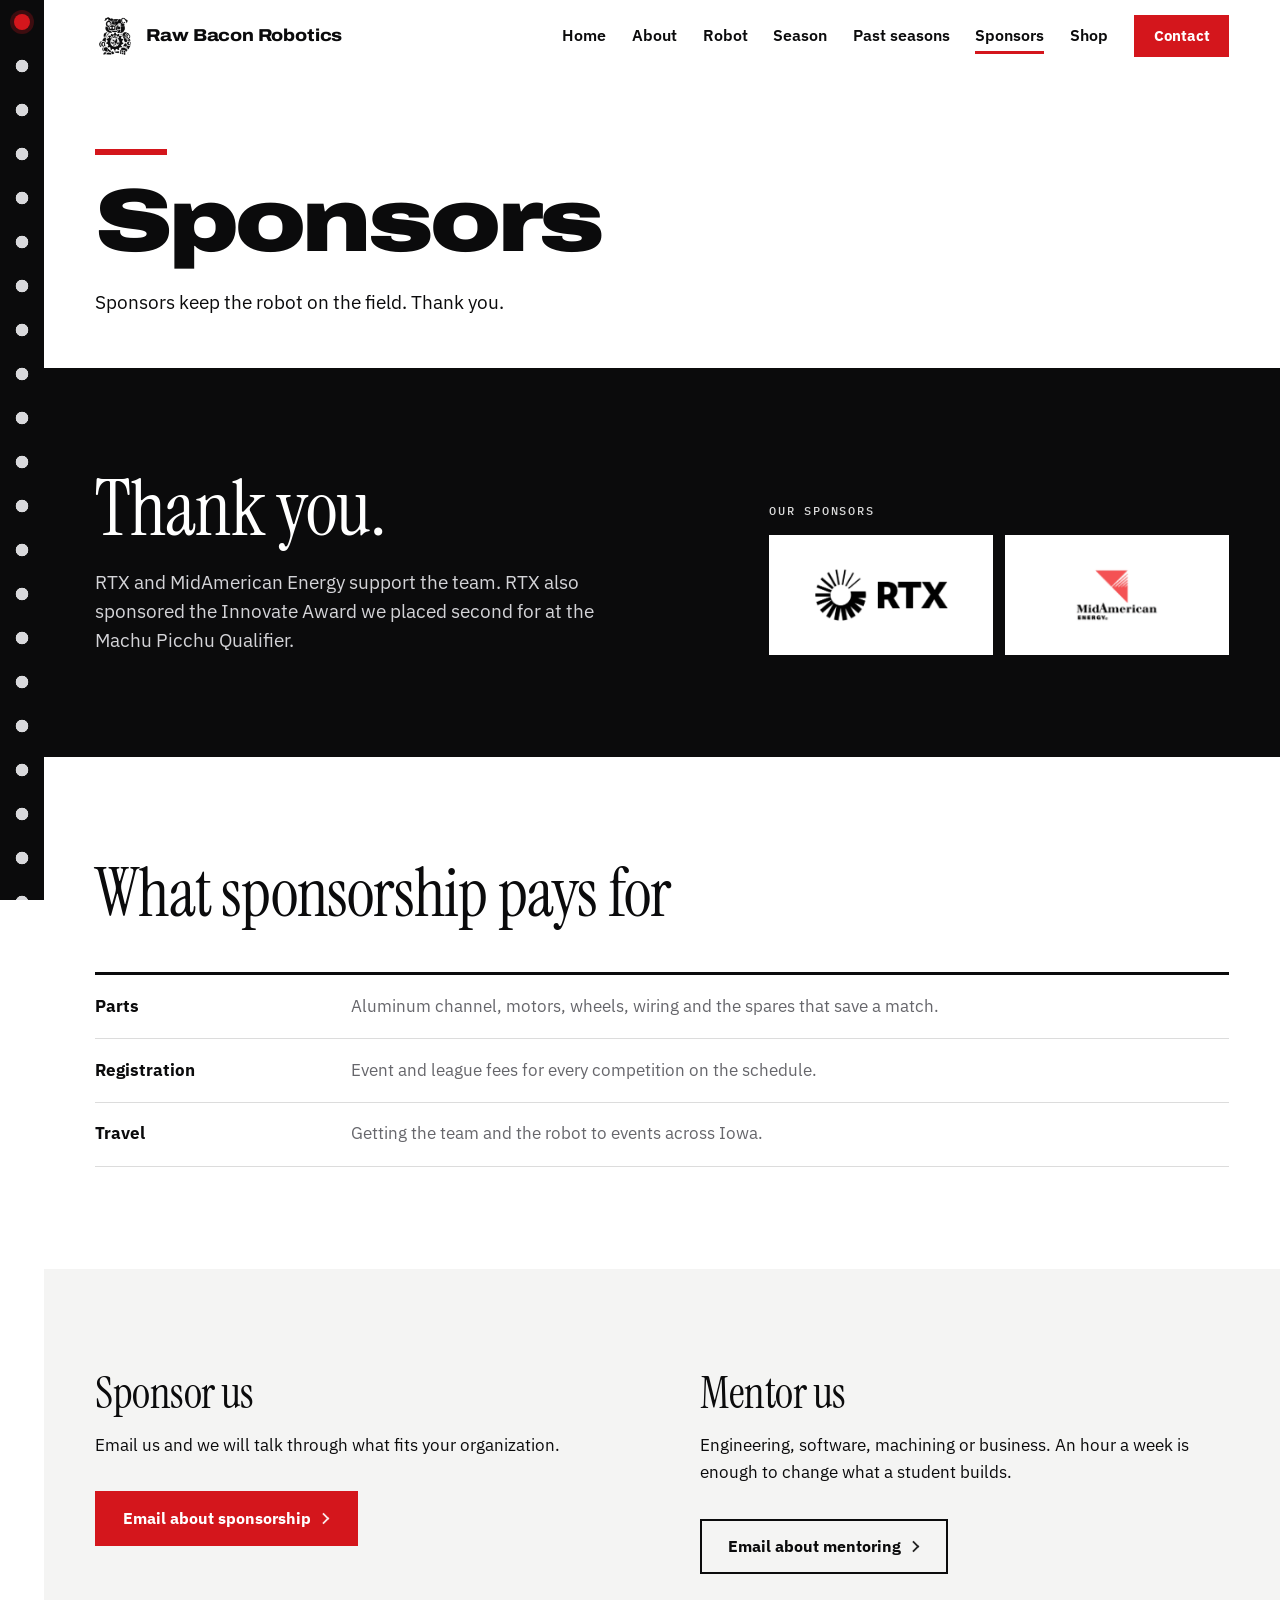
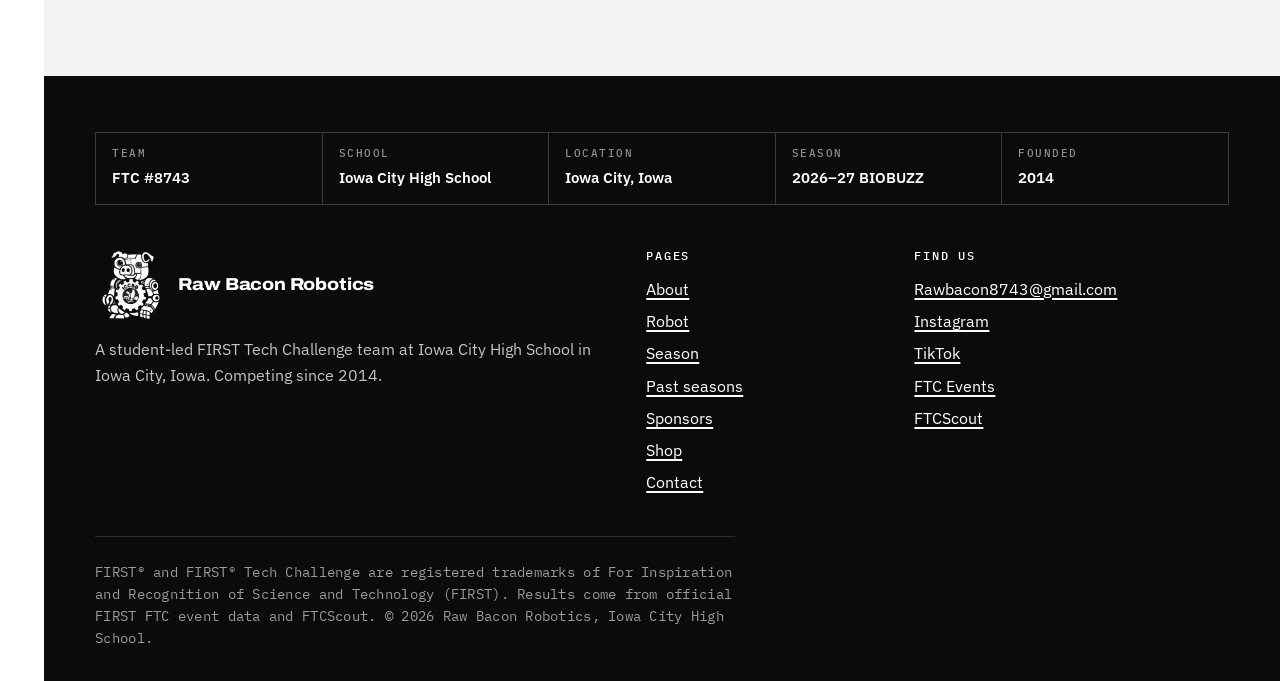
<file: public/sponsors.html>
<!doctype html>
<html lang="en">
<head>
<meta charset="utf-8">
<meta name="viewport" content="width=device-width, initial-scale=1">
<title>Sponsors | Raw Bacon Robotics #8743</title>
<meta name="description" content="Sponsors and supporters of Raw Bacon Robotics #8743, and how to support the team.">
<meta name="theme-color" content="#0b0b0c">
<meta property="og:type" content="website">
<meta property="og:title" content="Sponsors | Raw Bacon Robotics #8743">
<meta property="og:description" content="Sponsors and supporters of Raw Bacon Robotics #8743, and how to support the team.">
<meta property="og:image" content="assets/og.jpg">
<meta name="twitter:card" content="summary_large_image">
<link rel="icon" href="favicon.svg" type="image/svg+xml">
<link rel="preload" href="assets/fonts/archivo-var.woff" as="font" type="font/woff" crossorigin>
<link rel="preload" href="assets/fonts/plex-sans-var.woff" as="font" type="font/woff" crossorigin>
<link rel="stylesheet" href="styles.css">
<script>document.documentElement.classList.add("js")</script>

</head>
<body>
<a class="skip" href="#main">Skip to content</a>
<div class="rail" aria-hidden="true"><span class="rail-pin"></span></div>
<header class="site-header">
<div class="wrap bar">
<a class="brand" href="index.html" aria-label="Raw Bacon Robotics, home"><span class="logo" role="img" aria-label="Raw Bacon Robotics logo"></span><span class="brand-name">Raw Bacon Robotics</span></a>
<button class="menu" aria-expanded="false" aria-controls="nav">Menu</button>
<nav class="nav" id="nav" aria-label="Primary"><a href="index.html">Home</a><a href="about.html">About</a><a href="robot.html">Robot</a><a href="season.html">Season</a><a href="history.html">Past seasons</a><a href="sponsors.html" aria-current="page">Sponsors</a><a href="shop.html">Shop</a><a class="btn" href="contact.html">Contact</a></nav>
</div>
</header>
<main id="main">
<section class="page-head"><div class="wrap"><span class="rule"></span><h1>Sponsors</h1><p class="lead">Sponsors keep the robot on the field. Thank you.</p></div></section>
<section class="sec sec-ink on-dark" aria-labelledby="th"><div class="wrap sponsor-big">
<div><h2 id="th" style="font-size:clamp(2.4rem,6vw,5.4rem)">Thank you.</h2><p class="lead" style="margin-top:1.25rem;color:#d4d4d8">RTX and MidAmerican Energy support the team. RTX also sponsored the Innovate Award we placed second for at the Machu Picchu Qualifier.</p></div>
<div><p class="kicker-s">Our sponsors</p><ul class="sponsor-logos"><li><img src="assets/sponsor-rtx.png" width="169" height="70" alt="RTX"></li><li><img src="assets/sponsor-midamerican.png" width="92" height="60" alt="MidAmerican Energy"></li></ul></div>
</div></section>

<section class="sec" aria-labelledby="fund"><div class="wrap"><div class="sec-head"><h2 id="fund">What sponsorship pays for</h2></div>
<ul class="parts">
<li><b>Parts</b><span>Aluminum channel, motors, wheels, wiring and the spares that save a match.</span></li>
<li><b>Registration</b><span>Event and league fees for every competition on the schedule.</span></li>
<li><b>Travel</b><span>Getting the team and the robot to events across Iowa.</span></li>
</ul></div></section>

<section class="sec sec-paper"><div class="wrap two">
<div><h2>Sponsor us</h2><p>Email us and we will talk through what fits your organization.</p><div class="actions"><a class="btn" href="mailto:Rawbacon8743@gmail.com?subject=Sponsorship%20inquiry">Email about sponsorship</a></div></div>
<div><h2>Mentor us</h2><p>Engineering, software, machining or business. An hour a week is enough to change what a student builds.</p><div class="actions"><a class="btn btn-line" href="mailto:Rawbacon8743@gmail.com?subject=Mentoring%20inquiry">Email about mentoring</a></div></div>
</div></section>

</main>
<footer class="site-footer">
<div class="wrap">
<dl class="tb" aria-label="Team details">
<div><dt>Team</dt><dd>FTC #8743</dd></div>
<div><dt>School</dt><dd>Iowa City High School</dd></div>
<div><dt>Location</dt><dd>Iowa City, Iowa</dd></div>
<div><dt>Season</dt><dd>2026–27 BIOBUZZ</dd></div>
<div><dt>Founded</dt><dd>2014</dd></div>
</dl>
<div class="foot-grid">
<div><a class="brand" href="index.html"><span class="logo" role="img" aria-label="Raw Bacon Robotics logo"></span><span class="brand-name">Raw Bacon Robotics</span></a>
<p>A student-led FIRST Tech Challenge team at Iowa City High School in Iowa City, Iowa. Competing since 2014.</p></div>
<div><h2>Pages</h2><ul><li><a href="about.html">About</a></li><li><a href="robot.html">Robot</a></li><li><a href="season.html">Season</a></li><li><a href="history.html">Past seasons</a></li><li><a href="sponsors.html">Sponsors</a></li><li><a href="shop.html">Shop</a></li><li><a href="contact.html">Contact</a></li></ul></div>
<div><h2>Find us</h2><ul><li><a href="mailto:Rawbacon8743@gmail.com">Rawbacon8743@gmail.com</a></li><li><a href="https://www.instagram.com/rawbacon8743">Instagram</a></li><li><a href="https://www.tiktok.com/@raw.bacon.robotic">TikTok</a></li><li><a href="https://ftc-events.firstinspires.org/team/8743">FTC Events</a></li><li><a href="https://ftcscout.org/teams/8743">FTCScout</a></li></ul></div>
</div>
<p class="legal">FIRST® and FIRST® Tech Challenge are registered trademarks of For Inspiration and Recognition of Science and Technology (FIRST). Results come from official FIRST FTC event data and FTCScout. © 2026 Raw Bacon Robotics, Iowa City High School.</p>
</div>
</footer>
<script src="js/site.js" defer></script>
</body>
</html>
</file>
<file: public/styles.css>
/* Raw Bacon Robotics #8743
   Red, white and black. Perforated aluminum channel on the left, like the robot's frame. */

@font-face {
  font-family: "Archivo";
  src: url("assets/fonts/archivo-var.woff") format("woff");
  font-weight: 300 900;
  font-stretch: 62% 125%;
  font-style: normal;
  font-display: swap;
}

@font-face { font-family: "IBM Plex Sans"; src: url("assets/fonts/plex-sans-var.woff") format("woff"); font-weight: 100 700; font-stretch: 75% 100%; font-style: normal; font-display: swap; }
@font-face { font-family: "IBM Plex Mono"; src: url("assets/fonts/plex-mono-Regular.woff") format("woff"); font-weight: 400; font-style: normal; font-display: swap; }
@font-face { font-family: "IBM Plex Mono"; src: url("assets/fonts/plex-mono-Medium.woff") format("woff"); font-weight: 500 700; font-style: normal; font-display: swap; }

@font-face { font-family: "Instrument Serif"; src: url("assets/fonts/instrument-serif-Regular.woff") format("woff"); font-weight: 400; font-style: normal; font-display: swap; }
@font-face { font-family: "Instrument Serif"; src: url("assets/fonts/instrument-serif-Italic.woff") format("woff"); font-weight: 400; font-style: italic; font-display: swap; }
@font-face { font-family: "Caveat"; src: url("assets/fonts/caveat-var.woff") format("woff"); font-weight: 400 700; font-style: normal; font-display: swap; }

:root {
  --f-display: "Archivo", "Arial Narrow", system-ui, sans-serif;
  --f-body: "IBM Plex Sans", system-ui, -apple-system, "Segoe UI", sans-serif;
  --f-serif: "Instrument Serif", "Times New Roman", serif;
  --f-hand: "Caveat", "Bradley Hand", cursive;
  --f-mono: "IBM Plex Mono", ui-monospace, "SFMono-Regular", Menlo, monospace;
  --red: #d4161c;
  --red-d: #a90f14;
  --ink: #0b0b0c;
  --white: #fff;
  --paper: #f4f4f3;
  --mid: #66666b;
  --line: #dcdcdc;
  --rail: 44px;
  --pad: clamp(1.25rem, 4vw, 3.5rem);
  --max: 84rem;
  --out: cubic-bezier(0.16, 1, 0.3, 1);
  --inout: cubic-bezier(0.65, 0, 0.35, 1);
}

*, *::before, *::after { box-sizing: border-box; }
html { -webkit-text-size-adjust: 100%; scroll-padding-top: 5rem; }
body {
  margin: 0; background: var(--white); color: var(--ink);
  font: 400 1.0625rem/1.62 var(--f-body);
  -webkit-font-smoothing: antialiased; text-rendering: optimizeLegibility;
}
img { display: block; max-width: 100%; height: auto; }
a { color: inherit; text-underline-offset: 0.2em; text-decoration-thickness: 2px; }
a:hover { color: var(--red); }
::selection { background: var(--red); color: #fff; }
:focus-visible { outline: 3px solid var(--red); outline-offset: 3px; }
.on-dark :focus-visible { outline-color: #fff; }

.sr { position: absolute; width: 1px; height: 1px; overflow: hidden; clip: rect(0 0 0 0); white-space: nowrap; }
.skip { position: absolute; left: 1rem; top: -4rem; z-index: 90; background: var(--ink); color: #fff; padding: 0.7rem 1rem; }
.skip:focus { top: 1rem; color: #fff; }
.wrap { width: 100%; max-width: var(--max); margin-inline: auto; padding-inline: var(--pad); }

/* ---------- Type ---------- */
h1, h2, h3 { margin: 0; font-family: var(--f-display); font-weight: 850; font-stretch: 112%; letter-spacing: -0.03em; line-height: 1; text-wrap: balance; }
h1 { font-size: clamp(2.7rem, 7vw, 7.4rem); font-weight: 900; font-stretch: 122%; letter-spacing: -0.04em; line-height: 0.95; }
h2 { font-size: clamp(2rem, 4.2vw, 3.8rem); }
h3 { font-size: clamp(1.4rem, 2.2vw, 2rem); letter-spacing: -0.02em; }
p { margin: 0 0 1em; max-width: 62ch; }
p:last-child { margin-bottom: 0; }
.lead { font-size: clamp(1.15rem, 1.5vw, 1.35rem); line-height: 1.5; max-width: 48ch; }
.num { font-variant-numeric: tabular-nums lining-nums; }
.kicker { display: block; margin-bottom: 1rem; font: 500 0.78rem/1.3 var(--f-mono); text-transform: uppercase; letter-spacing: 0.14em; color: var(--red); }
.on-dark .kicker, .sec-red .kicker { color: #fff; }

/* ---------- Motion: kept to a few purposeful moments ---------- */
/* headline words slide in sideways from behind a mask (used twice) */
.js [data-t="mask"] .w { display: inline-block; overflow: hidden; vertical-align: top; padding-bottom: 0.12em; margin-bottom: -0.12em; }
.js [data-t="mask"] .wi { display: inline-block; transform: translateX(-108%); transition: transform 0.85s var(--inout); transition-delay: calc(var(--k, 0) * 70ms); }
.js [data-t="mask"].is-in .wi { transform: none; }
/* photos and key blocks settle in once */
.js [data-r="rise"] { opacity: 0; transform: translateY(16px); transition: opacity 0.7s var(--out), transform 0.7s var(--out); transition-delay: var(--d, 0ms); }
.js [data-r="rise"].is-in { opacity: 1; transform: none; }
.rule { display: block; height: 6px; width: 4.5rem; background: var(--red); margin-bottom: 1.5rem; }
.js .rule { width: 0; transition: width 0.8s var(--out) 0.1s; }
.js .rule.is-in { width: 4.5rem; }

/* ---------- Rail ---------- */
.rail { display: none; }
@media (min-width: 48rem) {
  body { padding-left: var(--rail); }
  .rail {
    display: block; position: fixed; inset: 0 auto 0 0; width: var(--rail); z-index: 70; background-color: var(--ink);
    background-image: radial-gradient(circle at 50% 50%, #d9d9dc 0 6px, transparent 6.6px);
    background-size: var(--rail) var(--rail); view-transition-name: rail;
  }
  .rail-pin { position: absolute; left: 14px; top: 14px; width: 16px; height: 16px; border-radius: 50%; background: var(--red);
    transform: translateY(calc(var(--row, 0) * 44px)); transition: transform 0.3s cubic-bezier(0.3, 1.4, 0.5, 1); box-shadow: 0 0 0 4px rgba(212, 22, 28, 0.25); }
}

/* ---------- Header ---------- */
.site-header { position: sticky; top: 0; z-index: 60; background: rgba(255, 255, 255, 0.86); backdrop-filter: blur(14px); -webkit-backdrop-filter: blur(14px);
  transition: transform 0.45s var(--out), box-shadow 0.3s; }
.site-header.is-scrolled { box-shadow: 0 1px 0 var(--line); }
.site-header.is-hidden { transform: translateY(-101%); }
.bar { display: flex; align-items: center; justify-content: space-between; gap: 1rem 2rem; padding-block: 0.95rem; }
.brand { display: inline-flex; align-items: center; gap: 0.7rem; text-decoration: none; }
.brand:hover { color: inherit; }
.plate { background: var(--red); color: #fff; padding: 0.18rem 0.6rem; font-weight: 900; font-stretch: 122%; font-size: 0.95rem; font-variant-numeric: tabular-nums; }
.brand-name { font-weight: 800; font-stretch: 112%; font-size: 1.08rem; letter-spacing: -0.01em; }
.nav { display: flex; align-items: center; gap: 0.25rem 1.6rem; }
.nav a:not(.btn) { text-decoration: none; font-weight: 600; font-size: 0.97rem; padding-block: 0.35rem;
  background: linear-gradient(var(--red), var(--red)) left bottom / 0 3px no-repeat; transition: background-size 0.3s var(--out); }
.nav a:not(.btn):hover { color: var(--ink); background-size: 100% 3px; }
.nav a[aria-current="page"]:not(.btn) { background-size: 100% 3px; }
.nav .btn { padding: 0.65rem 1.1rem; font-size: 0.95rem; }
.menu { display: none; font: 700 0.95rem "Archivo", sans-serif; background: var(--red); color: #fff; border: 0; padding: 0.6rem 1rem; cursor: pointer; }
@media (max-width: 70rem) {
  .menu { display: inline-block; }
  .nav { position: absolute; left: 0; right: 0; top: 100%; flex-direction: column; align-items: stretch; gap: 0; padding: 0.5rem var(--pad) 1.25rem; background: #fff;
    box-shadow: 0 1px 0 var(--line); clip-path: inset(0 0 100% 0); visibility: hidden; transition: clip-path 0.4s var(--out), visibility 0s 0.4s; }
  .nav.open { clip-path: inset(0); visibility: visible; transition: clip-path 0.4s var(--out); }
  .nav a:not(.btn) { padding: 0.85rem 0; font-size: 1.15rem; background: none; border-bottom: 1px solid var(--line); color: var(--ink); }
  .nav a:not(.btn):hover { color: var(--red) !important; }
  .nav .btn { margin-top: 1rem; padding: 1rem; }
}

/* ---------- Buttons ---------- */
.btn { position: relative; display: inline-flex; align-items: center; justify-content: center; gap: 0.7rem; padding: 1.05rem 1.6rem; border: 2px solid var(--red);
  background: var(--red); color: #fff; font: 700 1rem/1.1 "Archivo", sans-serif; font-stretch: 108%; text-decoration: none; cursor: pointer;
  transition: background 0.25s, border-color 0.25s, color 0.25s, transform 0.3s var(--out); will-change: transform; }
.btn::after { content: ""; width: 0.55em; height: 0.55em; border-top: 2.5px solid currentColor; border-right: 2.5px solid currentColor; transform: rotate(45deg) translate(-2px, 2px) scale(0.9);
  opacity: 0.9; transition: transform 0.3s var(--out); }
.btn:hover { background: var(--ink); border-color: var(--ink); color: #fff; }
.btn:hover::after { transform: rotate(45deg) translate(1px, -1px) scale(0.9); }
.nav .btn::after { display: none; }
.btn-line { background: transparent; color: var(--ink); border-color: var(--ink); }
.btn-line:hover { background: var(--ink); color: #fff; }
.on-dark .btn-line, .sec-red .btn-line { color: #fff; border-color: #fff; }
.on-dark .btn-line:hover { background: #fff; color: var(--ink); border-color: #fff; }
.sec-red .btn { background: var(--ink); border-color: var(--ink); }
.sec-red .btn:hover { background: #fff; color: var(--ink); border-color: #fff; }
.sec-red .btn-line { background: transparent; }
.sec-red .btn-line:hover { background: #fff; color: var(--red); }
.actions { display: flex; flex-wrap: wrap; gap: 0.85rem; margin-top: 2rem; }

/* ---------- Sections ---------- */
.sec { padding-block: clamp(3.5rem, 8vw, 7rem); position: relative; }
.sec-paper { background: var(--paper); }
.sec-ink { background: var(--ink); color: #fff; }
.sec-ink a:hover { color: #ff8a8e; }
.sec-red { background: var(--red); color: #fff; }
.sec-red a:hover { color: var(--ink); }
.sec-head { margin-bottom: clamp(1.75rem, 3.5vw, 3rem); max-width: 46rem; }
.sec-head p { margin-top: 1rem; color: var(--mid); }
.sec-ink .sec-head p { color: #b9b9bd; }
.more { margin-top: 1.75rem; font-weight: 700; }

/* ---------- Hero ---------- */
.home .site-header { position: fixed; left: 0; right: 0; background: transparent; box-shadow: none; color: #fff; }
@media (min-width: 48rem) { .home .site-header { left: var(--rail); } }
.home .site-header.is-scrolled { background: rgba(255, 255, 255, 0.9); color: var(--ink); box-shadow: 0 1px 0 var(--line); }
.home .site-header:not(.is-scrolled) .nav a:not(.btn):hover { color: #fff; }
.home .site-header:not(.is-scrolled) .brand:hover { color: #fff; }
.hero { position: relative; overflow: hidden; isolation: isolate; background: #0b0b0c; color: #fff; min-height: 100svh; display: flex; align-items: center; padding: 6.5rem 0 4.5rem; }
.hero-bg { position: absolute; inset: 0; z-index: -1; background: radial-gradient(90% 70% at 72% 8%, #19191c 0%, #0b0b0c 62%); }
.hero-in { position: relative; z-index: 2; }
.hero .eyebrow { margin: 0 0 clamp(1rem, 2.6vw, 2rem); min-height: 1.2em; font: 500 0.78rem/1.2 var(--f-mono); letter-spacing: 0.16em; text-transform: uppercase; color: #a3a3a9; }
.hero .eyebrow.typing::after { content: ""; display: inline-block; width: 0.55em; height: 1em; margin-left: 0.35em; background: var(--red); vertical-align: -0.15em; }
.hero-title { font-size: clamp(3rem, 11.4vw, 11.2rem); font-weight: 900; font-stretch: 118%; letter-spacing: -0.045em; line-height: 1.22; text-wrap: nowrap; }
.hero-title .ln { display: block; white-space: nowrap; }
.hero-title .ch { display: inline-block; position: relative; }
.hero-title .bl { display: inline-block; width: 0; height: 0; }
.hero-title .wd { display: inline-block; }
@media (max-width: 39.99rem) {
  .hero-title { font-size: 15.2vw; line-height: 1.3; }
  .hero-title .wd { display: block; }
  .hero .eyebrow { font-size: 0.68rem; letter-spacing: 0.12em; min-height: 2.5em; }
}
/* every letter is a part: it arrives along its own axis and seats with a small rebound, nearest the gear first.
   Line one drops in with a slight twist, line two slides in from its own side of the axle. */
.js .hero-title .ch { opacity: 0; transform-origin: 50% 85%; }
.js .hero-title .ix { clip-path: inset(100% -20% 0 -20%); opacity: 1; }
.js .hero.is-stem .hero-title .ix { clip-path: inset(0 -20% 0 -20%); transition: clip-path 0.55s cubic-bezier(0.3, 0.7, 0.2, 1); }
.js .hero.is-hit .hero-title .ch:not(.ix) { animation: seat-slide 1.05s both; animation-delay: var(--d, 0ms); }
.js .hero.is-hit .hero-title .ln:first-child .ch { animation-name: seat-drop; }
.js .hero-title .ln:first-child .ch:nth-child(odd) { --r: -9deg; }
.js .hero-title .ln:first-child .ch:nth-child(even) { --r: 7deg; }
@keyframes seat-drop {
  0% { opacity: 0; transform: translateY(-150%) rotate(var(--r)); animation-timing-function: cubic-bezier(0.5, 0, 0.9, 0.6); }
  6% { opacity: 1; }
  58% { opacity: 1; transform: translateY(0) rotate(0); animation-timing-function: cubic-bezier(0.2, 0.6, 0.4, 1); }
  72% { transform: translateY(-5%) rotate(calc(var(--r) * -0.1)); animation-timing-function: cubic-bezier(0.6, 0, 0.8, 0.5); }
  86% { transform: translateY(0) rotate(0); animation-timing-function: ease-out; }
  93% { transform: translateY(-1.2%); animation-timing-function: ease-in; }
  100% { opacity: 1; transform: none; }
}
@keyframes seat-slide {
  0% { opacity: 0; transform: translateX(calc(var(--s, 1) * 140%)); animation-timing-function: cubic-bezier(0.55, 0, 0.85, 0.5); }
  6% { opacity: 1; }
  60% { opacity: 1; transform: translateX(0); animation-timing-function: cubic-bezier(0.2, 0.6, 0.4, 1); }
  74% { transform: translateX(calc(var(--s, 1) * -2.5%)); animation-timing-function: ease-in-out; }
  88% { transform: translateX(0); animation-timing-function: ease-out; }
  94% { transform: translateX(calc(var(--s, 1) * 0.8%)); }
  100% { opacity: 1; transform: none; }
}
.js .hero.is-instant.is-hit .hero-title .ch:not(.ix) { animation: none; opacity: 1; transform: none; }
.js .hero.is-instant .hero-title .ix { clip-path: none; transition: none; }
.hero-sub { margin-top: clamp(1.5rem, 4.5vw, 3.2rem); display: grid; gap: 1.5rem; align-items: end; }
@media (min-width: 52rem) { .hero-sub { grid-template-columns: minmax(0, 36ch) auto; justify-content: space-between; } }
.hero-sub .lead { color: #d6d6da; margin: 0; }
.hero-sub .actions { margin: 0; }
.hero .btn-line { color: #fff; border-color: rgba(255, 255, 255, 0.7); }
.hero .btn-line:hover { background: #fff; color: var(--ink); border-color: #fff; }
 /* intro */
.js .hero:not(.is-hit) .eyebrow { opacity: 0; }
.js.intro-on .site-header, .js.intro-on .rail { opacity: 0; pointer-events: none; }
.js .site-header, .js .rail { transition: transform 0.45s var(--out), box-shadow 0.3s, opacity 1s var(--out); }
.datum { position: absolute; z-index: 1; left: 0; right: 0; top: var(--oy, 40%); height: 1px; pointer-events: none; opacity: 0; transform-origin: var(--ox, 50%) 0; background: linear-gradient(90deg, transparent, rgba(226, 30, 38, 0.7) 12%, rgba(226, 30, 38, 0.7) 88%, transparent); transform: scaleX(0); transition: transform 1.3s var(--inout) 0.35s, opacity 0.4s 0.35s; }
.js .hero.is-hit .datum { transform: scaleX(1); opacity: 1; }
.no-js .datum { display: none; }
.skip-intro { position: absolute; z-index: 5; left: var(--pad, 1.25rem); bottom: 1.5rem; font: 500 0.72rem/1 var(--f-mono); letter-spacing: 0.14em; text-transform: uppercase; color: #8d8d93; background: none; border: 0; border-bottom: 1px solid #55555a; padding: 0.4rem 0; cursor: pointer; opacity: 0; animation: skipin 0.6s 1s forwards; transition: color 0.2s, border-color 0.2s; }
.skip-intro:hover, .skip-intro:focus-visible { color: #fff; border-color: var(--red); }
@keyframes skipin { to { opacity: 1; } }
.hero-gl { position: absolute; inset: 0; width: 100%; height: 100%; z-index: 3; pointer-events: none; }
/* no WebGL: a plain red dot stands in for the gear */
.hero.no-gl .ix::before { content: ""; position: absolute; left: 50%; top: 0.1em; width: 0.4em; height: 0.4em; margin-left: -0.2em; border-radius: 50%; background: var(--red); }
/* wipe: a hard-edged horizontal clip, used twice on the site */
.js [data-t="wipe"] { clip-path: inset(0 100% 0 0); transition: clip-path 1s var(--inout); }
.js [data-t="wipe"].is-in, .js .hero.is-hit [data-t="wipe"] { clip-path: inset(-0.2em -0.5em -0.2em -0.5em); }
.js .hero.is-hit [data-t="wipe"] { transition-delay: 0.9s; }
.hero.is-instant *, .hero.is-instant *::before, .hero.is-instant *::after { transition: none !important; }

/* robot: stays out of the hero and rises into view as the page scrolls */
.robot-pop { background: #0b0b0c; color: #fff; --a: 1; }
.js .robot-pop { height: 235svh; --a: 0; }
.rp-stick { display: flex; align-items: center; min-height: 100svh; padding: 5.5rem 0 3rem; }
.js .rp-stick { position: sticky; top: 0; height: 100svh; min-height: 0; overflow: hidden; padding: 5rem 0 2rem; }
.js .robot-pop.pop-static { height: auto; --a: 1; }
.js .robot-pop.pop-static .rp-stick { position: static; height: auto; min-height: 100svh; overflow: visible; padding: 5.5rem 0 3rem; }
.rp-grid { display: grid; gap: 1.75rem; align-items: center; grid-template-columns: minmax(0, 1fr); }
@media (min-width: 56rem) { .rp-grid { grid-template-columns: minmax(0, 1fr) minmax(0, 1fr); gap: 4rem; } }
.rp-copy .lead { margin-top: 1.25rem; color: #d6d6da; }
.rp-copy h2 { font-size: clamp(2rem, 4.6vw, 4.4rem); }
.rp-fig { margin: 0; width: min(100%, calc((100svh - 8rem) * 0.74), 36rem); justify-self: center; }
@media (min-width: 56rem) { .rp-fig { justify-self: end; } }
@media (max-width: 55.99rem) { .rp-fig { width: min(100%, calc(56svh * 0.74)); } .rp-copy .lead { display: none; } .rp-copy .actions { display: none; } .rp-copy h2 { font-size: clamp(1.8rem, 8vw, 2.6rem); } }
.rp-fig .frame { position: relative; transform: translateY(calc((1 - var(--a)) * 60svh)) scale(calc(0.92 + var(--a) * 0.08)); transform-origin: 50% 100%; clip-path: inset(calc((1 - var(--a)) * 70%) 0 0 0); will-change: transform; }
.rp-fig img { display: block; width: 100%; height: auto; background: #1a1a1c; }

/* callouts: pin flags that draw in once the photo is up */
.callouts { position: absolute; inset: 0; pointer-events: none; }
.co { position: absolute; left: calc(var(--x) * 1%); top: calc(var(--y) * 1%); width: 0; height: 0; }
.co::before { content: ""; position: absolute; left: -5px; top: -5px; width: 10px; height: 10px; border-radius: 50%; background: var(--red); box-shadow: 0 0 0 2px #fff; }
.co i { position: absolute; left: -0.5px; bottom: 5px; width: 1px; height: var(--h); background: #fff; transform-origin: bottom; }
.co b { position: absolute; left: -0.5px; bottom: calc(5px + var(--h)); white-space: nowrap; background: #0b0b0c; color: #fff; font: 500 0.66rem/1 var(--f-mono); letter-spacing: 0.1em; text-transform: uppercase; padding: 0.45rem 0.6rem; border-left: 2px solid var(--red); }
.co.r b { left: auto; right: -0.5px; border-left: 0; border-right: 2px solid var(--red); }
.co.d i { bottom: auto; top: 5px; transform-origin: top; }
.co.d b { bottom: auto; top: calc(5px + var(--h)); }
.js .co::before { transform: scale(0); transition: transform 0.4s var(--out); transition-delay: calc(var(--c) * 0.2s); }
.js .co i { transform: scaleY(0); transition: transform 0.5s var(--inout); transition-delay: calc(0.1s + var(--c) * 0.2s); }
.js .co b { opacity: 0; transition: opacity 0.4s ease; transition-delay: calc(0.5s + var(--c) * 0.2s); }
.js .robot-pop.is-pop .co::before, .js .robot-pop.is-pop .co i { transform: none; }
.js .robot-pop.is-pop .co b { opacity: 1; }
@media (max-width: 40rem) { .co b { font-size: 0.56rem; padding: 0.35rem 0.45rem; } .co { --h: 26px !important; } }

/* photo band */
.band { display: grid; gap: 3rem clamp(2rem, 6vw, 6rem); align-items: center; }
@media (min-width: 56rem) { .band { grid-template-columns: 0.8fr 1fr; } .band.flip { grid-template-columns: 1fr 0.8fr; } .band.flip > :first-child { order: 2; } }
.photo { margin: 0; }
.photo img { width: 100%; background: #1a1a1c; }
.photo figcaption { margin-top: 0.8rem; color: var(--mid); font-size: 0.92rem; max-width: 52ch; }
.on-dark .photo figcaption { color: #9d9da2; }
.photo.narrow { max-width: 28rem; }

/* this-season panel */
.season-grid { display: grid; gap: 2.5rem clamp(2rem, 6vw, 5rem); align-items: start; }
@media (min-width: 56rem) { .season-grid { grid-template-columns: 1fr 1fr; } }
.tiles { display: grid; grid-template-columns: 1fr 1fr; gap: 1px; background: #2c2c30; border: 1px solid #2c2c30; }
.tile { background: var(--ink); padding: 1.6rem 1.4rem; }
.tile b { display: block; font-size: clamp(2.4rem, 4.6vw, 4rem); font-weight: 900; font-stretch: 112%; line-height: 1; letter-spacing: -0.03em; font-variant-numeric: tabular-nums; }
.tile span { display: block; margin-top: 0.6rem; color: #b9b9bd; font-size: 0.95rem; }
.tile.hot b { color: var(--red); }
.season-note { margin-top: 1.4rem; color: #9d9da2; font-size: 0.95rem; max-width: 52ch; }

/* ---------- Next match ---------- */
.next-grid { display: grid; gap: 1.75rem 3.5rem; align-items: center; }
@media (min-width: 52rem) { .next-grid { grid-template-columns: auto minmax(0, 1fr) auto; } }
.count { display: flex; align-items: flex-end; gap: 1.25rem; }
.odo { display: inline-flex; height: 1em; overflow: hidden; font-size: clamp(5.5rem, 14vw, 11rem); font-weight: 900; font-stretch: 75%; line-height: 1; color: var(--red); letter-spacing: -0.02em; font-variant-numeric: tabular-nums; }
.odo-col { display: block; height: 1em; overflow: hidden; }
.odo-strip { display: block; transform: translateY(calc(var(--d, 0) * -1em)); transition: transform 1.5s var(--inout); }
.odo-strip span { display: block; height: 1em; line-height: 1; }
.count .unit { font-size: clamp(1.4rem, 2.6vw, 2.2rem); font-weight: 800; font-stretch: 112%; padding-bottom: 0.9rem; }
.next-event .kicker { margin-bottom: 0.6rem; }
.next-event .nt { font-size: clamp(1.8rem, 3.4vw, 3rem); font-weight: 850; font-stretch: 112%; line-height: 1.05; margin: 0; letter-spacing: -0.025em; }
.next-event p.ns { margin-top: 0.7rem; color: var(--mid); }

/* ---------- Results board ---------- */
.board { list-style: none; margin: 0; padding: 0; border-top: 3px solid var(--ink); }
.board li { position: relative; isolation: isolate; display: grid; align-items: center; gap: 0 1.25rem; padding: 1.3rem 0.9rem 1.3rem 1rem; border-bottom: 1px solid var(--line);
  grid-template-columns: minmax(5rem, 8.5rem) minmax(0, 1fr) repeat(var(--cols, 2), minmax(4.2rem, 6.5rem)); transition: background 0.25s, padding 0.35s var(--out); }
.board li::before { content: ""; position: absolute; left: 0; top: 0; bottom: 0; width: 5px; background: var(--red); transform: scaleY(0); transition: transform 0.35s var(--out); }
.board li:hover, .board li:focus-within { background: var(--paper); padding-left: 1.5rem; }
.board li:hover::before { transform: scaleY(1); }
.sec-paper .board li:hover { background: #fff; }
.rk { font-size: clamp(2.4rem, 4.2vw, 3.6rem); font-weight: 900; font-stretch: 75%; line-height: 1; letter-spacing: -0.02em; font-variant-numeric: tabular-nums; }
.rk small { font-size: 0.45em; font-weight: 800; margin-left: 0.1em; color: var(--red); }
.ev strong { display: block; font-weight: 750; font-size: 1.15rem; line-height: 1.25; }
.ev > span { display: block; color: var(--mid); font-size: 0.95rem; margin-top: 0.15rem; }
.ev .note { color: var(--ink) !important; margin-top: 0.5rem; max-width: 52ch; }
.stat { text-align: right; font-weight: 700; font-variant-numeric: tabular-nums; font-size: 1.1rem; }
.board-head { display: none !important; }
@media (min-width: 52rem) {
  .board li.board-head { display: grid !important; padding-block: 0.7rem; border-bottom: 2px solid var(--ink); font-size: 0.9rem; color: var(--mid); font-weight: 600; }
  .board li.board-head:hover { background: none; padding-left: 1rem; } .board li.board-head::before { display: none; }
  .board-head .stat { font-size: 0.9rem; font-weight: 600; }
}
@media (max-width: 51.99rem) {
  .board li { grid-template-columns: 4.6rem minmax(0, 1fr); row-gap: 0.35rem; }
  .board .rk { grid-row: span 6; align-self: start; }
  .board .ev, .board .stat { grid-column: 2; }
  .board .stat { display: flex; justify-content: space-between; max-width: 16rem; text-align: left; font-size: 1rem; }
  .board .stat::before { content: attr(data-l); color: var(--mid); font-weight: 500; }
}
.sched li { grid-template-columns: minmax(6rem, 9rem) minmax(0, 1fr) !important; }
.sched .rk { font-size: clamp(1.8rem, 3vw, 2.6rem); grid-row: auto !important; }
@media (max-width: 51.99rem) { .sched li { grid-template-columns: 5.5rem minmax(0, 1fr) !important; } }

/* ---------- Sponsors strip ---------- */
.sponsor-big { display: grid; gap: 2.5rem clamp(2rem, 6vw, 6rem); align-items: end; }
@media (min-width: 56rem) { .sponsor-big { grid-template-columns: 1.3fr 1fr; } }
.sponsor-big h2 { font-size: clamp(2.4rem, 6vw, 5.4rem); }
.sponsor-names { margin: 0; padding: 0; list-style: none; }
.sponsor-names li { padding: 1rem 0; border-top: 2px solid rgba(255, 255, 255, 0.5); font-size: clamp(1.5rem, 3vw, 2.3rem); font-weight: 850; font-stretch: 112%; letter-spacing: -0.015em; }
.sponsor-names li:last-child { border-bottom: 2px solid rgba(255, 255, 255, 0.5); }
.sponsor-names p { margin: 0 0 0.6rem; font-size: 1rem; font-weight: 600; font-stretch: 100%; letter-spacing: 0; opacity: 0.85; }

/* ---------- Inner pages ---------- */
.page-head { padding-block: clamp(2.5rem, 6vw, 5rem) clamp(2rem, 4vw, 3.5rem); }
.page-head .lead { margin-top: 1.5rem; }
.facts { margin: 0; padding: 0; border-top: 3px solid var(--ink); }
.facts div { display: grid; grid-template-columns: 8.5rem 1fr; gap: 1rem; padding: 0.85rem 0; border-bottom: 1px solid var(--line); }
.facts dt { color: var(--mid); } .facts dd { margin: 0; font-weight: 700; }
.facts-title { font-size: 0.9rem; color: var(--red); font-weight: 700; margin-bottom: 0.7rem; }
.split { display: grid; gap: 2.5rem clamp(2rem, 6vw, 6rem); align-items: end; }
@media (min-width: 56rem) { .split { grid-template-columns: 1.4fr 0.8fr; } }
.statement { font-size: clamp(1.6rem, 3.2vw, 2.8rem); font-weight: 700; font-stretch: 108%; line-height: 1.2; letter-spacing: -0.02em; max-width: 30ch; margin: 0; }
.values { margin: 0; display: grid; }
@media (min-width: 52rem) { .values { grid-template-columns: 1fr 1fr; column-gap: clamp(2rem, 6vw, 5rem); } }
.values div { border-top: 3px solid var(--ink); padding: 1.25rem 0 2rem; }
.values dt { font-size: 1.5rem; font-weight: 850; font-stretch: 112%; letter-spacing: -0.015em; margin-bottom: 0.5rem; }
.values dd { margin: 0; max-width: 44ch; }

.timeline { list-style: none; margin: 0; padding: 0 0 0 2rem; position: relative; max-width: 52rem; }
.timeline::before { content: ""; position: absolute; left: 0.45rem; top: 0.6rem; bottom: 1.6rem; width: 3px; background: var(--line); }
.timeline::after { content: ""; position: absolute; left: 0.45rem; top: 0.6rem; bottom: 1.6rem; width: 3px; background: var(--red); transform: scaleY(var(--p, 0)); transform-origin: top; }
.timeline li { position: relative; padding-bottom: 2.6rem; display: grid; gap: 0.25rem 2rem; }
@media (min-width: 40rem) { .timeline li { grid-template-columns: 11rem 1fr; } }
.timeline li::before { content: ""; position: absolute; left: -2rem; top: 0.5rem; width: 1rem; height: 1rem; border-radius: 50%; background: #fff; border: 3px solid var(--line); transition: background 0.4s, border-color 0.4s, transform 0.5s cubic-bezier(0.3, 1.6, 0.5, 1); z-index: 1; }
.timeline li.is-in::before { background: var(--red); border-color: var(--red); transform: scale(1.25); }
.timeline .year { font-size: clamp(1.8rem, 3.2vw, 2.6rem); font-weight: 900; font-stretch: 75%; line-height: 1; }
.timeline p { margin: 0; }

.hist { border-bottom: 3px solid var(--ink); }
.hist details { border-top: 3px solid var(--ink); }
.hist summary { display: grid; grid-template-columns: minmax(7.5rem, 13rem) minmax(0, 1fr) 2.5rem; gap: 0.5rem 1.5rem; align-items: baseline; padding: 1.5rem 0; cursor: pointer; list-style: none; }
.hist summary::-webkit-details-marker { display: none; }
.hist .yr { font-size: clamp(2.3rem, 5vw, 4.4rem); font-weight: 900; font-stretch: 75%; line-height: 1; letter-spacing: -0.02em; transition: color 0.2s; }
.hist .game { font-size: clamp(1.15rem, 2vw, 1.6rem); font-weight: 800; font-stretch: 112%; letter-spacing: -0.01em; }
.hist .game small { display: block; font-size: 0.95rem; font-weight: 450; font-stretch: 100%; color: var(--mid); letter-spacing: 0; margin-top: 0.15rem; }
.hist .tog { position: relative; align-self: center; width: 1.6rem; height: 1.6rem; justify-self: end; }
.hist .tog::before, .hist .tog::after { content: ""; position: absolute; left: 0; right: 0; top: calc(50% - 1.5px); height: 3px; background: var(--ink); transition: transform 0.35s var(--out), background 0.2s; }
.hist .tog::after { transform: rotate(90deg); }
.hist details[open] .tog::after { transform: rotate(0); }
.hist summary:hover .yr, .hist details[open] .yr { color: var(--red); }
.hist .body { padding: 0 0 2rem; }
.he { display: grid; gap: 0.15rem 1.5rem; padding: 0.9rem 0; border-top: 1px solid var(--line); }
@media (min-width: 52rem) { .he { grid-template-columns: 12rem 1fr 1.4fr; } .hist .body { margin-left: calc(13rem + 1.5rem); } }
.he .d { color: var(--mid); } .he .e { font-weight: 750; }
.hist .also { color: var(--mid); margin-top: 1rem; font-size: 0.97rem; }
@supports (interpolate-size: allow-keywords) {
  .hist { interpolate-size: allow-keywords; }
  .hist details::details-content { block-size: 0; overflow: clip; transition: block-size 0.5s var(--out), content-visibility 0.5s allow-discrete; }
  .hist details[open]::details-content { block-size: auto; }
}
@media (max-width: 51.99rem) {
  .hist summary { grid-template-columns: minmax(0, 1fr) 1.6rem; }
  .hist .yr, .hist .game { grid-column: 1; } .hist .tog { grid-column: 2; grid-row: 1; }
  .he { overflow-wrap: anywhere; }
}

.glossary { margin: 0; display: grid; }
@media (min-width: 52rem) { .glossary { grid-template-columns: 1fr 1fr; column-gap: clamp(2rem, 6vw, 5rem); } }
.glossary div { border-top: 1px solid #2c2c30; padding: 1rem 0; }
.glossary dt { font-weight: 800; } .glossary dd { margin: 0.2rem 0 0; max-width: 48ch; color: #c9c9cd; }

.big-email { display: inline-block; font-size: clamp(1.5rem, 4.4vw, 3.6rem); font-weight: 850; font-stretch: 112%; letter-spacing: -0.03em; line-height: 1.05; text-decoration: none; word-break: break-word;
  background: linear-gradient(var(--red), var(--red)) left 94% / 100% 0.12em no-repeat; transition: background-size 0.35s var(--out), color 0.2s; }
.big-email:hover { color: #fff; background-size: 100% 100%; }
.links { margin: 0; padding: 0; list-style: none; border-top: 3px solid var(--ink); }
.links li { display: grid; grid-template-columns: 9rem 1fr; gap: 1rem; padding: 1rem 0; border-bottom: 1px solid var(--line); }
.links .k { color: var(--mid); } .links a { font-weight: 700; word-break: break-word; }
.two { display: grid; gap: 3rem clamp(2rem, 6vw, 6rem); }
@media (min-width: 52rem) { .two { grid-template-columns: 1fr 1fr; } }
.two h2 { margin-bottom: 1rem; font-size: clamp(1.9rem, 3.4vw, 3rem); }

/* robot page */
.diagram { position: relative; display: grid; gap: 2rem; }
.dphoto { margin: 0; justify-self: center; width: 100%; max-width: 26rem; position: relative; z-index: 1; }
.dphoto img { width: 100%; }
.parts-col { display: grid; gap: 1.75rem; }
.part { max-width: 22rem; }
.part h3 { font-size: 1.3rem; margin-bottom: 0.35rem; font-stretch: 108%; letter-spacing: -0.015em; }
.part p { color: var(--mid); margin: 0; }
.leaders { display: none; }
@media (min-width: 52rem) {
  .diagram { grid-template-columns: minmax(0, 1fr) minmax(0, 24rem) minmax(0, 1fr); gap: 3rem; align-items: stretch; }
  .parts-col { position: relative; min-height: 100%; }
  .part { position: absolute; top: calc(var(--y) * 1% - 1.1rem); width: 100%; }
  .parts-col.l .part { right: 0; text-align: right; margin-left: auto; }
  .parts-col.r .part { left: 0; }
}
@media (max-width: 51.99rem) { .dphoto { order: -1; } }
@media (min-width: 52rem) {
  .leaders { display: block; position: absolute; inset: 0; width: 100%; height: 100%; pointer-events: none; z-index: 2; overflow: visible; }
  .ld { fill: none; stroke-linecap: square; stroke-linejoin: round; stroke-dasharray: var(--len, 400); stroke-dashoffset: var(--len, 400); }
  .ld.under { stroke: #fff; stroke-width: 5; }
  .ld.over { stroke: var(--red); stroke-width: 2.5; }
  .leaders.on .ld { stroke-dashoffset: 0; transition: stroke-dashoffset 1.1s var(--inout); transition-delay: calc(0.3s + var(--i) * 0.25s); }
  .js .part { opacity: 0; transform: translateY(12px); transition: opacity 0.7s var(--out), transform 0.7s var(--out); transition-delay: calc(var(--i, 0) * 0.25s); }
  .js .diagram.is-in .part { opacity: 1; transform: none; }
}
.parts { margin: 0; padding: 0; list-style: none; border-top: 3px solid var(--ink); }
.parts li { padding: 1.1rem 0; border-bottom: 1px solid var(--line); display: grid; gap: 0.2rem 2rem; }
@media (min-width: 40rem) { .parts li { grid-template-columns: 14rem 1fr; } }
.parts b { font-weight: 800; font-stretch: 108%; }
.parts span { color: var(--mid); }

/* ---------- Footer ---------- */
.site-footer { background: var(--ink); color: #fff; padding-block: 3.5rem 2rem; font-size: 0.97rem; }
.foot-grid { display: grid; gap: 2.25rem 3rem; }
@media (min-width: 52rem) { .foot-grid { grid-template-columns: 1.6fr 0.7fr 1fr; } }
.site-footer h2 { font-size: 1.05rem; font-stretch: 112%; margin-bottom: 0.9rem; letter-spacing: 0; }
.site-footer ul { margin: 0; padding: 0; list-style: none; display: grid; gap: 0.45rem; }
.site-footer p { color: #c3c3c7; }
.site-footer .brand { margin-bottom: 1rem; color: #fff; } .site-footer .brand:hover { color: #fff; }
.legal { margin-top: 2.5rem; padding-top: 1.5rem; border-top: 1px solid #2c2c30; color: #9a9a9f !important; font-size: 0.85rem; max-width: 80ch; }

/* ---------- Page change ---------- */
@view-transition { navigation: auto; }
::view-transition-old(root) { animation: 0.2s ease both vt-out; }
::view-transition-new(root) { animation: 0.5s var(--out) both vt-in; }
@keyframes vt-out { to { opacity: 0; } }
@keyframes vt-in { from { opacity: 0; transform: translateY(14px); } }
::view-transition-group(rail) { animation: none; }

/* ---------- Reduced motion ---------- */
@media (prefers-reduced-motion: reduce) {
  *, *::before, *::after { transition-duration: 0.01ms !important; transition-delay: 0s !important; animation: none !important; }
  .js [data-t="mask"] .wi, .js [data-r], .js .mount { opacity: 1 !important; transform: none !important; filter: none !important; }
  .js .rule { width: 4.5rem !important; }
  .scrollcue { opacity: 1 !important; } .ld { stroke-dashoffset: 0 !important; } .js .part { opacity: 1 !important; transform: none !important; }
  .donut .seg { stroke-dashoffset: 0; }
  .card { transform: none !important; }
  .ticker { overflow-x: auto; }
  ::view-transition-group(*), ::view-transition-old(*), ::view-transition-new(*) { animation: none !important; }
}

/* ---------- Logo ---------- */
.logo { display: inline-block; width: 2.6rem; height: 2.6rem; background: currentColor; -webkit-mask: url(assets/logo-mask.png) center / contain no-repeat; mask: url(assets/logo-mask.png) center / contain no-repeat; flex: none; }
.brand .logo { width: 2.5rem; height: 2.5rem; }
.site-footer .logo { width: 4.5rem; height: 4.5rem; }
.logo-xl { width: min(100%, 22rem); height: auto; aspect-ratio: 1; color: #fff; justify-self: center; }

/* ---------- Gallery ---------- */
.gallery { display: grid; gap: 1.5rem; }
@media (min-width: 52rem) { .gallery { grid-template-columns: 1fr 1fr 1fr; gap: clamp(1.25rem, 2.5vw, 2.5rem); align-items: start; } .gallery .photo:nth-child(2) { margin-top: 4rem; } }
.gallery img { aspect-ratio: 3 / 4; object-fit: cover; }

/* ---------- Shop ---------- */
.products { display: grid; gap: clamp(2rem, 5vw, 4rem); }
@media (min-width: 52rem) { .products { grid-template-columns: 1fr 1fr; } }
.product { display: grid; gap: 1.5rem; align-content: start; }
.product .art { background: var(--paper); aspect-ratio: 1; display: grid; place-items: center; padding: 8%; }
.product .art svg { width: 100%; height: 100%; }
.product h2 { font-size: clamp(1.8rem, 3vw, 2.6rem); }
.price { font-size: 1.6rem; font-weight: 800; font-stretch: 108%; font-variant-numeric: tabular-nums; }
.opts { display: grid; grid-template-columns: 1fr 6rem; gap: 1rem; margin-top: 0.5rem; }
.opts label { display: grid; gap: 0.35rem; font-size: 0.9rem; font-weight: 600; color: var(--mid); }
.opts select, .opts input { font: 500 1rem "Archivo", sans-serif; padding: 0.8rem 0.9rem; border: 2px solid var(--ink); background: #fff; color: var(--ink); border-radius: 0; width: 100%; }
.opts select:focus-visible, .opts input:focus-visible { outline: 3px solid var(--red); outline-offset: 2px; }
.line-total { font-weight: 700; font-variant-numeric: tabular-nums; }
.shop-note { margin-top: 2.5rem; max-width: 62ch; color: var(--mid); }
.cartbar { margin-top: 3rem; padding-top: 1.5rem; border-top: 3px solid var(--ink); display: flex; flex-wrap: wrap; align-items: center; justify-content: space-between; gap: 1rem 2rem; }
.cartbar .sum { font-size: 1.3rem; font-weight: 800; font-stretch: 108%; font-variant-numeric: tabular-nums; }
.btn[aria-disabled="true"] { background: #b9b9bd; border-color: #b9b9bd; pointer-events: none; }

/* sponsor logos */
.kicker-s { margin: 0 0 0.9rem; font-size: 0.78rem; font-weight: 700; letter-spacing: 0.14em; text-transform: uppercase; opacity: 0.85; }
.sponsor-logos { margin: 0; padding: 0; list-style: none; display: grid; gap: 0.75rem; }
@media (min-width: 30rem) { .sponsor-logos { grid-template-columns: 1fr 1fr; } }
.sponsor-logos li { background: #fff; display: grid; place-items: center; padding: 1.75rem 1.5rem; min-height: 7.5rem; }
.sponsor-logos img { display: block; height: 3.6rem; width: auto; max-width: 100%; object-fit: contain; }

@media (prefers-reduced-motion: reduce) {
  .js .hero *, .js .hero-gears, .js .co * { transition: none !important; }
  .hero-bg, .hero-robot .frame, .callouts, .hero-gears { transform: none !important; }
  .js .hero-robot .frame { clip-path: none; }
}

/* ---------- Type roles ----------
   Archivo (wide, heavy): headlines, big numerals, the wordmark.
   IBM Plex Sans: reading text, navigation, buttons.
   IBM Plex Mono: technical detail, such as labels, dates, stats and callouts. */
.brand-name, .num, .tile b, .odo, .next-event .nt, .statement, .timeline .year, .big-email, .rk { font-family: var(--f-display); }
.kicker-s, .stat, .board-head, .ev > span, .yr, .tile span, .site-footer h2, .legal, .price, .line-total, .unit, .facts-title, .season-note { font-family: var(--f-mono); }
.stat { font-weight: 500; font-size: 1rem; letter-spacing: -0.01em; }
.tile span, .ev > span, .legal, .site-footer h2 { letter-spacing: 0.02em; }
.site-footer h2 { font-size: 0.78rem; text-transform: uppercase; letter-spacing: 0.14em; font-weight: 500; }
.nav a:not(.btn), .btn, .menu { font-family: var(--f-body); }

/* ---------- Home: bento, awards, work, slanted sponsors ---------- */
.bento-sec { position: relative; overflow: hidden; }
.wm { position: absolute; right: -0.05em; top: -0.2em; font: 900 clamp(15rem, 36vw, 36rem)/1 var(--f-display); font-stretch: 125%; letter-spacing: -0.05em; color: transparent; -webkit-text-stroke: 1px rgba(255, 255, 255, 0.1); pointer-events: none; user-select: none; }
.bento { position: relative; z-index: 1; display: grid; gap: 0.75rem; }
@media (min-width: 56rem) { .bento { grid-template-columns: repeat(12, minmax(0, 1fr)); gap: 1rem; } .bt-count { grid-column: 1 / 6; grid-row: 1 / 3; } .bt-open { grid-column: 6 / 13; } .bt-stats { grid-column: 6 / 13; } }
.bt { padding: clamp(1.5rem, 3vw, 2.5rem); }
.bt-count { background: var(--red); color: #fff; display: flex; flex-direction: column; justify-content: space-between; gap: 1.25rem; min-height: 24rem; }
.bt-count .odo { color: #fff; font-size: clamp(8rem, 20vw, 15rem); }
.bt-count .unit { color: #fff; padding-bottom: 1.1rem; }
.bt-lab { margin: 0; font: 500 0.78rem/1.2 var(--f-mono); text-transform: uppercase; letter-spacing: 0.14em; opacity: 0.88; }
.bt-count .nt { margin: 0; font-size: clamp(1.6rem, 2.6vw, 2.4rem); font-weight: 850; font-stretch: 112%; line-height: 1.05; letter-spacing: -0.02em; }
.bt-count .ns { margin: 0.5rem 0 0; color: rgba(255, 255, 255, 0.9); }
.bt-count .btn { align-self: flex-start; }
.bt-open { background: #131315; border: 1px solid #26262a; }
.bt-open h2 { font-size: clamp(1.9rem, 3.6vw, 3.2rem); }
.bt-open .lead { margin-top: 1rem; color: #d4d4d8; }
.bt-open .season-note { margin-top: 1rem; color: #9d9da2; font-size: 0.82rem; max-width: 56ch; }
.bt-open .actions { margin-top: 1.5rem; }
.bt-stats { display: grid; grid-template-columns: repeat(2, 1fr); gap: 0.75rem; }
@media (min-width: 40rem) { .bt-stats { grid-template-columns: repeat(4, 1fr); } }
.st { background: #131315; border: 1px solid #26262a; padding: 1.25rem 1.1rem; }
.st b { display: block; font-size: clamp(2.2rem, 4vw, 3.4rem); font-weight: 900; font-stretch: 112%; line-height: 1; letter-spacing: -0.03em; font-variant-numeric: tabular-nums; }
.st span { display: block; margin-top: 0.7rem; color: #b9b9bd; font: 400 0.78rem/1.35 var(--f-mono); }
.st.hot b { color: var(--red); }

.awards { padding-bottom: clamp(6rem, 12vw, 11rem); }
.aw-grid { display: grid; gap: 2.5rem 4rem; }
@media (min-width: 56rem) { .aw-grid { grid-template-columns: minmax(0, 0.8fr) minmax(0, 1.2fr); align-items: start; } .aw-side { position: sticky; top: 6rem; } }
.aw-side h2 { font-size: clamp(2.8rem, 6.4vw, 5.8rem); }
.aw-side p { color: var(--mid); margin-top: 1rem; max-width: 34ch; }
.aw-side .aw-n { display: flex; align-items: flex-end; gap: 1rem; margin-top: 2.5rem; color: var(--ink); }
.aw-n b { font: 900 clamp(6.5rem, 13vw, 11rem)/0.78 var(--f-display); font-stretch: 75%; color: var(--red); letter-spacing: -0.02em; }
.aw-n span { font: 400 0.8rem/1.35 var(--f-mono); max-width: 13ch; padding-bottom: 0.2rem; }
.aw-list { margin: 0; padding: 0; list-style: none; }
.aw-list li { display: grid; grid-template-columns: 6.5rem 1fr; gap: 1rem; align-items: baseline; padding: 1.25rem 0; border-top: 1px solid var(--ink); }
.aw-list li:last-child { border-bottom: 1px solid var(--ink); }
.aw-list b { font: 800 1.55rem/1 var(--f-display); font-stretch: 75%; letter-spacing: -0.01em; }
@media (min-width: 56rem) { .aw-list li:nth-child(even) { margin-left: clamp(1rem, 5vw, 4.5rem); } }

.work { overflow: hidden; }
.work-grid { display: grid; gap: 2.5rem 5rem; align-items: center; }
@media (min-width: 56rem) {
  .work-grid { grid-template-columns: minmax(0, 0.85fr) minmax(0, 1.15fr); }
  .work-photo { margin-left: calc(-1 * ((100vw - min(100vw, var(--max))) / 2 + var(--pad))); transform: translateY(-6rem); margin-bottom: -6rem; position: relative; z-index: 2; }
  .work-photo figcaption { padding-left: calc((100vw - min(100vw, var(--max))) / 2 + var(--pad)); }
}
.work-photo.photo.narrow { max-width: none; }
.work-copy h2 { font-size: clamp(2.2rem, 5vw, 4.4rem); }
.jobs { list-style: none; margin: 2rem 0 0; padding: 0; }
.jobs li { display: grid; grid-template-columns: 3.2rem 1fr; gap: 1rem; padding: 1.4rem 0; border-top: 3px solid var(--ink); }
.idx { font: 500 0.9rem/1.8 var(--f-mono); color: var(--red); }
.jobs h3 { font-size: 1.5rem; font-stretch: 112%; margin-bottom: 0.4rem; }
.jobs p { margin: 0; max-width: 46ch; }

.slant { --cut: clamp(2rem, 5vw, 5rem); margin-top: calc(var(--cut) * -1); padding-top: calc(var(--cut) + clamp(3.5rem, 8vw, 7rem)); clip-path: polygon(0 var(--cut), 100% 0, 100% 100%, 0 100%); }

/* footer title block, like the corner of a drawing */
.tb { display: grid; grid-template-columns: repeat(2, 1fr); gap: 1px; background: #3a3a3f; border: 1px solid #3a3a3f; margin: 0 0 2.75rem; }
@media (min-width: 52rem) { .tb { grid-template-columns: repeat(5, 1fr); } }
.tb div { background: var(--ink); padding: 0.9rem 1rem; }
.tb dt { font: 500 0.66rem/1 var(--f-mono); text-transform: uppercase; letter-spacing: 0.14em; color: #8d8d93; }
.tb dd { margin: 0.45rem 0 0; font-weight: 600; font-size: 0.95rem; }

/* robot page: spec sheet and hand-drawn mark */
.spec-grid { display: grid; gap: 2rem 4rem; }
@media (min-width: 56rem) { .spec-grid { grid-template-columns: minmax(0, 0.7fr) minmax(0, 1.3fr); align-items: start; } }
.spec h2 { font-size: clamp(2.4rem, 5vw, 4.4rem); }
.sheet { margin: 0; position: relative; border: 1px solid #3a3a3f; }
.sheet::before, .sheet::after { content: ""; position: absolute; width: 14px; height: 14px; border: 0 solid #fff; }
.sheet::before { left: -7px; top: -7px; border-left-width: 1px; border-top-width: 1px; }
.sheet::after { right: -7px; bottom: -7px; border-right-width: 1px; border-bottom-width: 1px; }
.sheet div { display: grid; grid-template-columns: 9rem 1fr; gap: 1rem; padding: 1rem 1.25rem; border-top: 1px solid #2c2c30; }
.sheet div:first-child { border-top: 0; }
@media (max-width: 30rem) { .sheet div { grid-template-columns: 1fr; gap: 0.25rem; } }
.sheet dt { font: 500 0.72rem/1.4 var(--f-mono); text-transform: uppercase; letter-spacing: 0.14em; color: #9d9da2; padding-top: 0.25rem; }
.sheet dd { margin: 0; font-weight: 500; font-size: 1.05rem; }
.dphoto { position: relative; }
.mark { position: absolute; inset: 0; width: 100%; height: 100%; pointer-events: none; overflow: visible; }
.mark path { fill: none; stroke: var(--red); stroke-width: 7; stroke-linecap: round; stroke-dasharray: 1; stroke-dashoffset: 1; }
.diagram.is-in .mark path { stroke-dashoffset: 0; transition: stroke-dashoffset 1.1s var(--inout) 1.2s; }
.hand { position: absolute; left: 66%; top: 15%; font: 700 clamp(1.3rem, 2.4vw, 2rem)/1 var(--f-hand); color: var(--ink); transform: rotate(-6deg); opacity: 0; pointer-events: none; transition: opacity 0.5s ease 2.2s; }
.diagram.is-in .hand { opacity: 1; }
.ld-dot { fill: var(--red); stroke: #fff; stroke-width: 2; transform-box: fill-box; transform-origin: center; transition: transform 0.25s var(--out); }
.ld-dot.hl { transform: scale(1.7); }
.ld-dot { opacity: 0; }
.leaders.on .ld-dot { opacity: 1; transition: opacity 0.3s ease 1.4s, transform 0.25s var(--out); }
.ld.over.hl { stroke: var(--red); }
.parts-col:hover .part:not(:hover) { opacity: 0.55; }
@media (prefers-reduced-motion: reduce) { .mark path, .hand, .ld-dot { transition: none !important; } .parts-col:hover .part:not(:hover) { opacity: 1; } }
@media (max-width: 51.99rem) { .tb div:last-child { grid-column: 1 / -1; } }

/* editorial headings: serif for section titles, Archivo stays on the hero, page titles and numerals */
h2 { font-family: var(--f-serif); font-weight: 400; font-stretch: 100%; letter-spacing: -0.012em; line-height: 1.02; font-size: clamp(2.3rem, 5.2vw, 4.6rem); }
h2 em { font-style: italic; color: var(--red); }
.on-dark h2 em, .slant h2 em { color: inherit; }
@media (prefers-reduced-motion: reduce) { .datum { transition: none; } .skip-intro { display: none; } .js.intro-on .site-header, .js.intro-on .rail { opacity: 1; pointer-events: auto; } }
</file>
